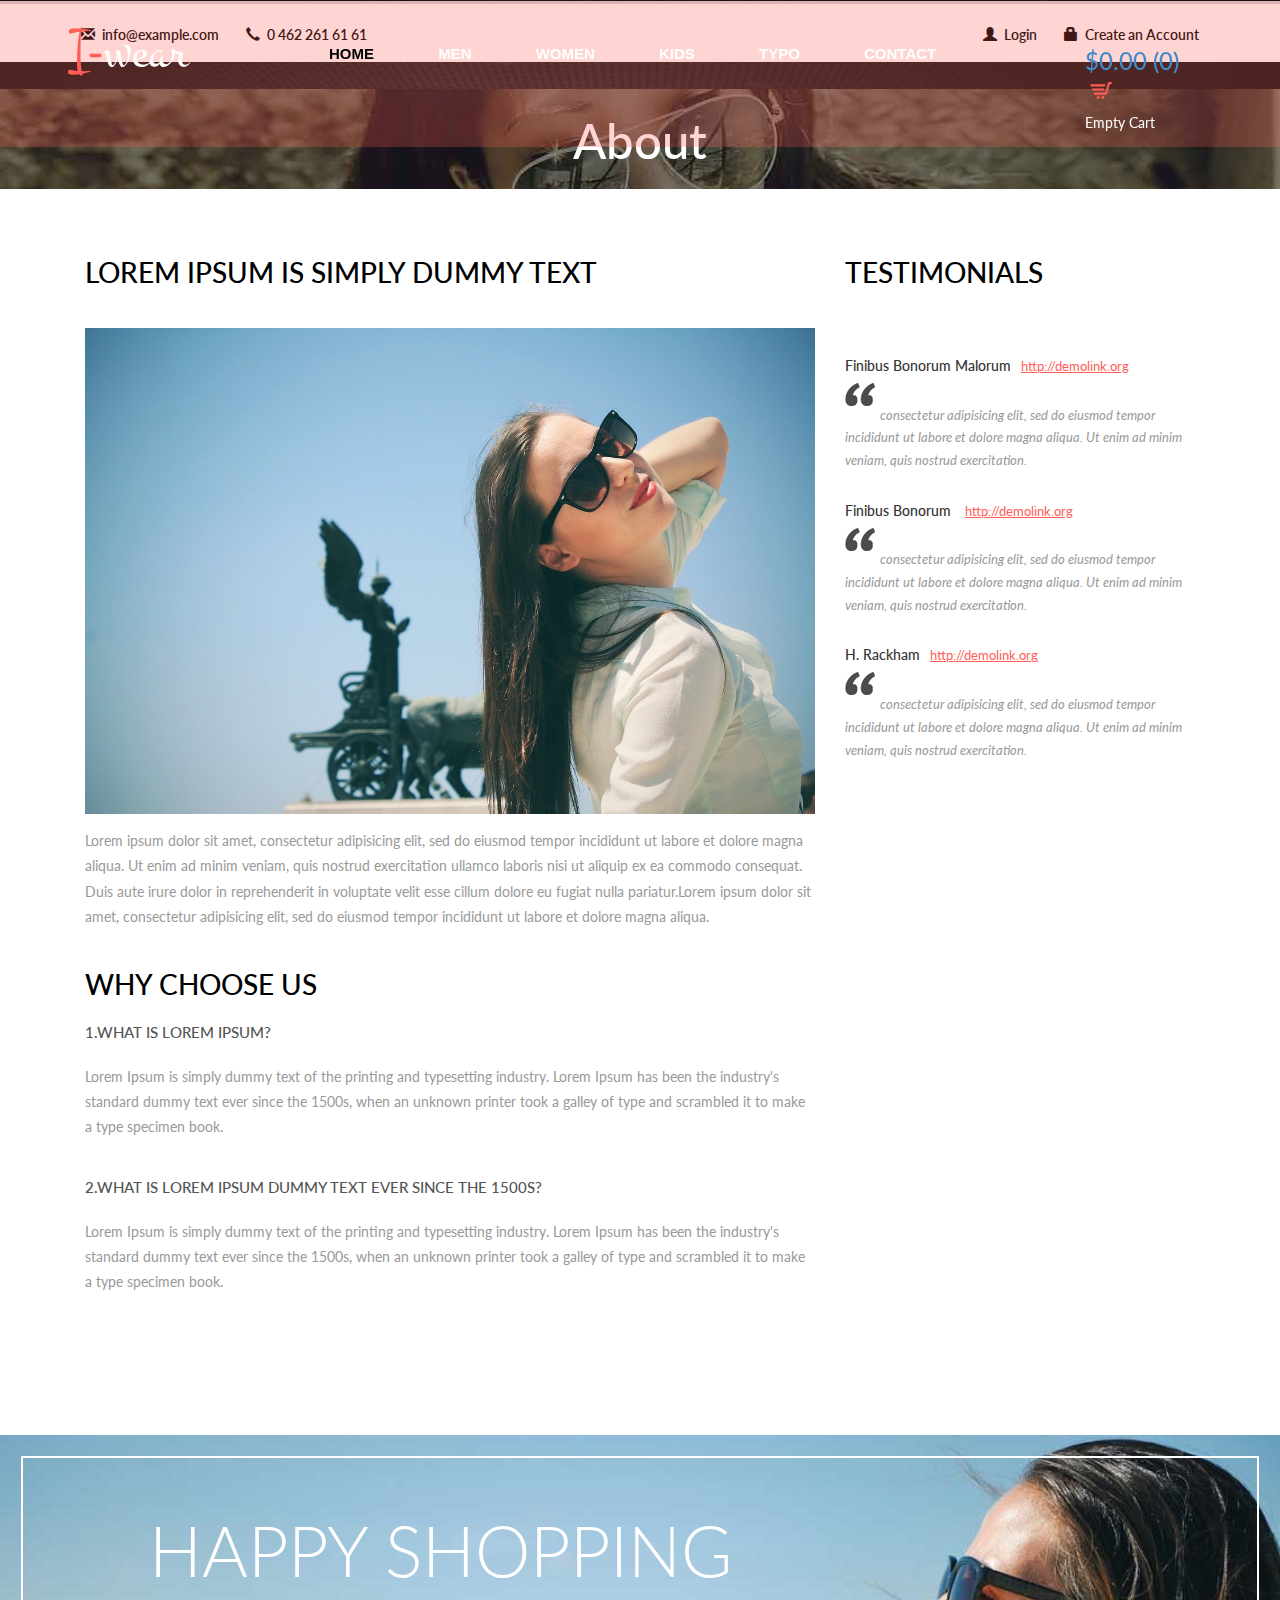
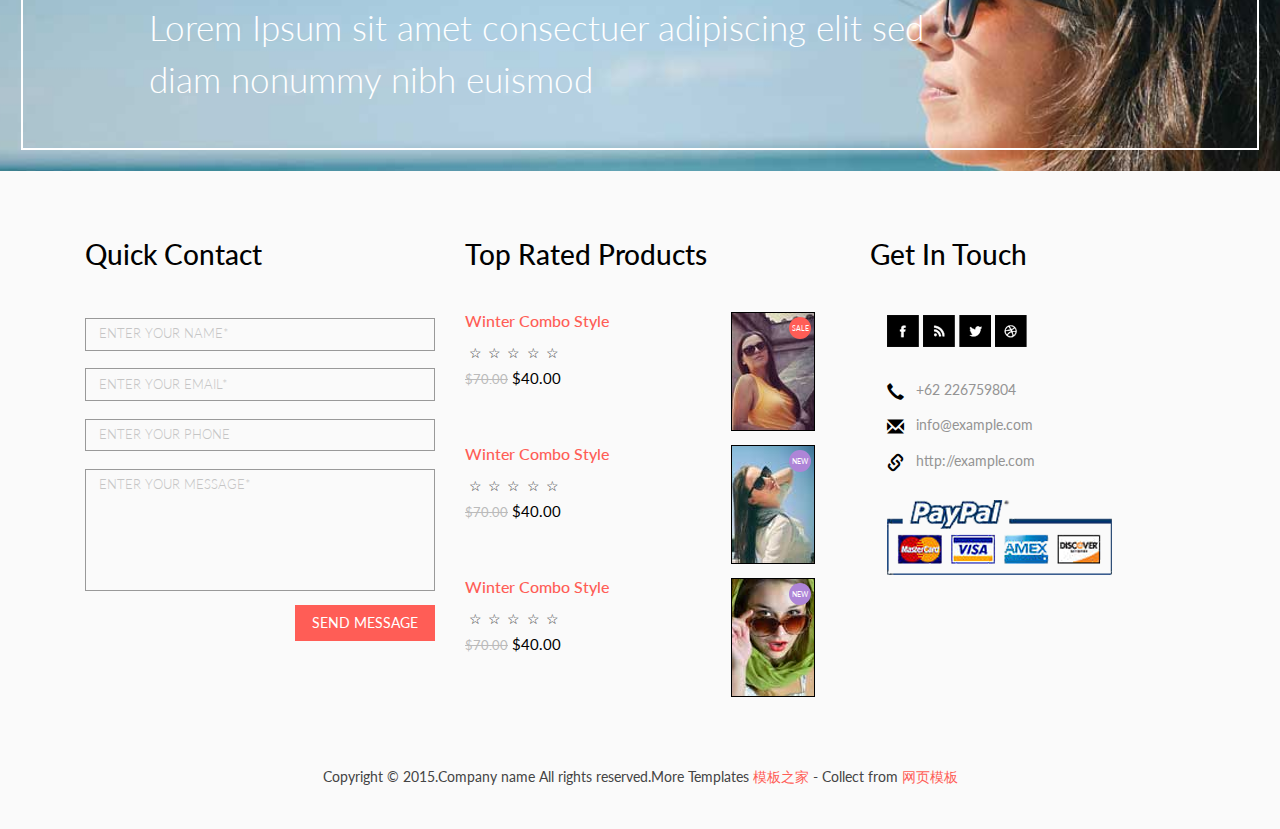
<file: about.html>
<!DOCTYPE html>
<html>
<head>
<title>About</title>
<link href="css/bootstrap.css" rel="stylesheet" type="text/css" media="all" />
<!-- jQuery (necessary for Bootstrap's JavaScript plugins) -->
<script src="js/jquery.min.js"></script>
<!-- Custom Theme files -->
<!--theme-style-->
<link href="css/style.css" rel="stylesheet" type="text/css" media="all" />	
<!--//theme-style-->
<meta name="viewport" content="width=device-width, initial-scale=1">
<meta http-equiv="Content-Type" content="text/html; charset=utf-8" />
<meta name="keywords" content="I-wear Responsive web template, Bootstrap Web Templates, Flat Web Templates, Andriod Compatible web template, 
Smartphone Compatible web template, free webdesigns for Nokia, Samsung, LG, SonyErricsson, Motorola web design" />
<script type="application/x-javascript"> addEventListener("load", function() { setTimeout(hideURLbar, 0); }, false); function hideURLbar(){ window.scrollTo(0,1); } </script>
<script type="text/javascript" src="js/move-top.js"></script>
<script type="text/javascript" src="js/easing.js"></script>
<!--fonts-->
<link href='http://fonts.useso.com/css?family=Lato:100,300,400,700,900' rel='stylesheet' type='text/css'>
<link href='http://fonts.useso.com/css?family=Montez' rel='stylesheet' type='text/css'>
<!--//fonts-->	
<script src="js/simpleCart.min.js"> </script>
<!-- start menu -->
<link href="css/memenu.css" rel="stylesheet" type="text/css" media="all" />
<script type="text/javascript" src="js/memenu.js"></script>
<script>$(document).ready(function(){$(".memenu").memenu();});</script>	
<!-- /start menu -->
		  		 <!-- Bootstrap core JavaScript
    ================================================== -->
    <!-- Placed at the end of the document so the pages load faster -->
	<!-- js -->
		 <script src="js/bootstrap.js"></script>
	<!-- js -->

</head>
<body> 
	
<!--header-->	
		<div class="header-info">
			<div class="container">
					<div class="header-top-in">
						
						<ul class="support">
							<li><a href="mailto:info@example.com"><i class="glyphicon glyphicon-envelope"> </i>info@example.com</a></li>
							<li><span><i class="glyphicon glyphicon-earphone" class="tele-in"> </i>0 462 261 61 61</span></li>			
						</ul>
						<ul class=" support-right">
							<li><a href="account.html"><i class="glyphicon glyphicon-user" class="men"> </i>Login</a></li>
							<li><a href="register.html"><i class="glyphicon glyphicon-lock" class="tele"> </i>Create an Account</a></li>			
						</ul>
						<div class="clearfix"> </div>
					</div>
				</div>
			</div>	
<div class="header header5">
	<div class="header-top">

			<div class="header-bottom">
			<div class="container">			
				<div class="logo">
					<h1><a href="index.html">I-<span>wear</span></a></h1>
				</div>
				
				
				
		 
			<div class="top-nav">
				<ul class="memenu skyblue"><li class="active"><a href="index.html">Home</a></li>
					<li class="grid"><a href="#">Men</a>
						<div class="mepanel">
							<div class="row">
								<div class="col1 me-one">
									<h4>Shop</h4>
									<ul>
										<li><a href="about.html">About</a></li>
										<li><a href="product.html">Men</a></li>
										<li><a href="product.html">Women</a></li>
										<li><a href="product.html">Accessories</a></li>
										<li><a href="product.html">Kids</a></li>
										<li><a href="product.html">login</a></li>
										<li><a href="product.html">Brands</a></li>
										<li><a href="product.html">My Shopping Bag</a></li>
									</ul>
								</div>
								<div class="col1 me-one">
									<h4>Style Zone</h4>
									<ul>
										<li><a href="product.html">Men</a></li>
										<li><a href="product.html">Women</a></li>
										<li><a href="product.html">Brands</a></li>
										<li><a href="product.html">Kids</a></li>
										<li><a href="product.html">Accessories</a></li>
										<li><a href="product.html">Style Videos</a></li>
									</ul>	
								</div>
								<div class="col1 me-one">
									<h4>Popular Brands</h4>
									<ul>
										<li><a href="product.html">Levis</a></li>
										<li><a href="product.html">Persol</a></li>
										<li><a href="product.html">Nike</a></li>
										<li><a href="product.html">Edwin</a></li>
										<li><a href="product.html">New Balance</a></li>
										<li><a href="product.html">Jack & Jones</a></li>
										<li><a href="product.html">Paul Smith</a></li>
										<li><a href="product.html">Ray-Ban</a></li>
										<li><a href="product.html">Wood Wood</a></li>
									</ul>	
								</div>
							</div>
						</div>
					</li>
					<li class="grid"><a href="#">Women</a>
						<div class="mepanel">
							<div class="row">
								<div class="col1 me-one">
									<h4>Shop</h4>
									<ul>
										<li><a href="about.html">About</a></li>
										<li><a href="product.html">Men</a></li>
										<li><a href="product.html">Women</a></li>
										<li><a href="product.html">Accessories</a></li>
										<li><a href="product.html">Kids</a></li>
										<li><a href="product.html">login</a></li>
										<li><a href="product.html">Brands</a></li>
										<li><a href="product.html">My Shopping Bag</a></li>
									</ul>
								</div>
								<div class="col1 me-one">
									<h4>Style Zone</h4>
									<ul>
										<li><a href="product.html">Men</a></li>
										<li><a href="product.html">Women</a></li>
										<li><a href="product.html">Brands</a></li>
										<li><a href="product.html">Kids</a></li>
										<li><a href="product.html">Accessories</a></li>
										<li><a href="product.html">Style Videos</a></li>
									</ul>	
								</div>
								<div class="col1 me-one">
									<h4>Popular Brands</h4>
									<ul>
										<li><a href="product.html">Levis</a></li>
										<li><a href="product.html">Persol</a></li>
										<li><a href="product.html">Nike</a></li>
										<li><a href="product.html">Edwin</a></li>
										<li><a href="product.html">New Balance</a></li>
										<li><a href="product.html">Jack & Jones</a></li>
										<li><a href="product.html">Paul Smith</a></li>
										<li><a href="product.html">Ray-Ban</a></li>
										<li><a href="product.html">Wood Wood</a></li>
									</ul>	
								</div>
							</div>
						</div>
					</li>
					<li class="grid"><a href="#">Kids</a>
						<div class="mepanel">
							<div class="row">
								<div class="col1 me-one">
									<h4>Shop</h4>
									<ul>
										<li><a href="about.html">About</a></li>
										<li><a href="product.html">Men</a></li>
										<li><a href="product.html">Women</a></li>
										<li><a href="product.html">Accessories</a></li>
										<li><a href="product.html">Kids</a></li>
										<li><a href="product.html">login</a></li>
										<li><a href="product.html">Brands</a></li>
										<li><a href="product.html">My Shopping Bag</a></li>
									</ul>
								</div>
								<div class="col1 me-one">
									<h4>Style Zone</h4>
									<ul>
										<li><a href="product.html">Men</a></li>
										<li><a href="product.html">Women</a></li>
										<li><a href="product.html">Brands</a></li>
										<li><a href="product.html">Kids</a></li>
										<li><a href="product.html">Accessories</a></li>
										<li><a href="product.html">Style Videos</a></li>
									</ul>	
								</div>
								<div class="col1 me-one">
									<h4>Popular Brands</h4>
									<ul>
										<li><a href="product.html">Levis</a></li>
										<li><a href="product.html">Persol</a></li>
										<li><a href="product.html">Nike</a></li>
										<li><a href="product.html">Edwin</a></li>
										<li><a href="product.html">New Balance</a></li>
										<li><a href="product.html">Jack & Jones</a></li>
										<li><a href="product.html">Paul Smith</a></li>
										<li><a href="product.html">Ray-Ban</a></li>
										<li><a href="product.html">Wood Wood</a></li>
									</ul>	
								</div>
							</div>
						</div>
					</li>
					<li class="grid"><a href="typography.html">Typo</a>
						
					</li>
					<li class="grid"><a href="contact.html">Contact</a>
						
					</li>
				</ul>
				<div class="clearfix"> </div>
			</div>
					<!---->
					<div class="cart box_1">
						<a href="checkout.html">
						<h3> <div class="total">
							<span class="simpleCart_total"> </span> (<span id="simpleCart_quantity" class="simpleCart_quantity"> </span>)</div>
							<img src="images/cart2-2.png" alt=""/></h3>
						</a>
						<p><a href="javascript:;" class="simpleCart_empty">Empty Cart</a></p>
						<div class="clearfix"> </div>
					</div>

<div class="clearfix"> </div>
					<!---->
				</div>
				
			</div>
			<div class="clearfix"> </div>
		</div>
		</div>
</div>
<!---->
<!---->
<div class="back">
	<h2>About</h2>
</div>
		<!---->
		<div class="container"> 
	  <div class="box_4">
	  	<div class="col-md-8 about_left">
	  		<h3>Lorem Ipsum is simply dummy text </h3>
	        <img src="images/banner.jpg" class="img-responsive" alt="">
		    <p>Lorem ipsum dolor sit amet, consectetur adipisicing elit, sed do eiusmod tempor incididunt ut labore et dolore magna aliqua. Ut enim ad minim veniam, quis nostrud exercitation ullamco laboris nisi ut aliquip ex ea commodo consequat. Duis aute irure dolor in reprehenderit in voluptate velit esse cillum dolore eu fugiat nulla pariatur.Lorem ipsum dolor sit amet, consectetur adipisicing elit, sed do eiusmod tempor incididunt ut labore et dolore magna aliqua.</p>
	       <div class="faqs">
				       <h4>Why Choose Us</h4>
				       <div class="questions">
							<h5>1.What is Lorem Ipsum?</h5>
	        				<p>Lorem Ipsum is simply dummy text of the printing and typesetting industry. Lorem Ipsum has been the industry's standard dummy text ever since the 1500s, when an unknown printer took a galley of type and scrambled it to make a type specimen book.</p>
	        		   </div>
	        		   
			        		   <div class="questions">
									<h5>2.What is Lorem Ipsum dummy text ever since the 1500s?</h5>
			        				<p>Lorem Ipsum is simply dummy text of the printing and typesetting industry. Lorem Ipsum has been the industry's standard dummy text ever since the 1500s, when an unknown printer took a galley of type and scrambled it to make a type specimen book.</p>
			        			</div>				    
				   </div>  	
	  	</div>
	  	<div class="col-md-4 sidebar">
	  		      <h3>Testimonials</h3>
		  			    <div class="testimonials">
		  					 <h5>Finibus Bonorum Malorum<span><a href="#">http://demolink.org</a></span></h5>
		  					 <p><span class="quotes"></span>consectetur adipisicing elit, sed do eiusmod tempor incididunt ut labore et dolore magna aliqua. Ut enim ad minim veniam, quis nostrud exercitation.<span class="quotes-down"></span></p>
		  				</div>	
		  				<div class="testimonials">
		  					 <h5>Finibus Bonorum <span><a href="#">http://demolink.org</a></span></h5>
		  					 <p><span class="quotes"></span>consectetur adipisicing elit, sed do eiusmod tempor incididunt ut labore et dolore magna aliqua. Ut enim ad minim veniam, quis nostrud exercitation.<span class="quotes-down"></span></p>
		  				</div>
		  				<div class="testimonials">
		  					 <h5>H. Rackham<span><a href="#">http://demolink.org</a></span></h5>
		  					 <p><span class="quotes"></span>consectetur adipisicing elit, sed do eiusmod tempor incididunt ut labore et dolore magna aliqua. Ut enim ad minim veniam, quis nostrud exercitation.<span class="quotes-down"></span></p>
		  				</div>
		  			
	  	</div>
	  	<div class="clearfix"> </div>
	  </div>
  
          	</div>
      
			<!---->
				<div class="bottom-grid1">
					
					<div class="fit1">
						<h3>HAPPY SHOPPING</h3>
						<p>Lorem Ipsum sit amet consectuer adipiscing elit
sed diam nonummy nibh euismod</p>
					</div>
				</div>
<!---->
	<div class="footer">
		<div class="container">
			<div class="col-md-4 footer-top">
				<h3>Quick Contact</h3>
				<form>
						
						<input type="text" value="ENTER YOUR NAME*" onfocus="this.value='';" onblur="if (this.value == '') {this.value ='ENTER YOUR NAME*';}">
						
						<input type="text" value="ENTER YOUR EMAIL*" onfocus="this.value='';" onblur="if (this.value == '') {this.value ='ENTER YOUR EMAIL*';}">
						
						<input type="text" value="ENTER YOUR PHONE" onfocus="this.value='';" onblur="if (this.value == '') {this.value ='ENTER YOUR PHONE';}">
					
						<textarea cols="77" rows="6" value="" onfocus="this.value='';" onblur="if (this.value == '') {this.value = 'ENTER YOUR MESSAGE*';}">ENTER YOUR MESSAGE*</textarea>
						
							<input type="submit" value="SEND MESSAGE" >
						
					</form>

			</div>
			<div class="col-md-4 footer-middle">
				<h3>Top Rated Products</h3>
					<div class="product-go">
							<div class="grid-product">
								<h6><a href="#" >Winter Combo Style</a></h6>
								<div class="rating">
									<span>☆</span>
									<span>☆</span>
									<span>☆</span>
									<span>☆</span>
									<span>☆</span>
								</div>
								<span class=" price-in"><small>$70.00</small> $40.00</span>
							</div>
								<div class="fashion">
									<a href="#"><img class="img-responsive " src="images/f1.jpg" alt="">
									<p>SALE</p></a>
								</div>
							<div class="clearfix"> </div>
							</div>
								<div class="product-go">
							<div class="grid-product">
								<h6><a href="#" >Winter Combo Style</a></h6>
								<div class="rating">
									<span>☆</span>
									<span>☆</span>
									<span>☆</span>
									<span>☆</span>
									<span>☆</span>
								</div>
								<span class=" price-in"><small>$70.00</small> $40.00</span>
							</div>
								<div class="fashion">
									<a href="#"><img class="img-responsive " src="images/f2.jpg" alt="">
									<p class="new1">NEW</p></a>
								</div>
							<div class="clearfix"> </div>
							</div>
								<div class="product-go">
							<div class="grid-product">
								<h6><a href="#" >Winter Combo Style</a></h6>
								<div class="rating">
									<span>☆</span>
									<span>☆</span>
									<span>☆</span>
									<span>☆</span>
									<span>☆</span>
								</div>
								<span class=" price-in"><small>$70.00</small> $40.00</span>
							</div>
								<div class="fashion">
									<a href="#"><img class="img-responsive " src="images/f3.jpg" alt="">
									<p class="new1">NEW</p></a>
								</div>
							<div class="clearfix"> </div>
							</div>

			</div>
			<div class="col-md-4 footer-bottom">
				<h3>Get In Touch</h3>
				<div class="logo-footer">
					<ul class="social">
		                    <li><a href="#"><i class="fb"> </i> </a></li>
		                    <li><a href="#"><i class="rss"></i></a></li>
		                    <li><a href="#"><i class="twitter"></i></a></li>
		                    <li><a href="#"><i class="dribble"></i></a></li>
		                    <div class="clearfix"></div>
		                </ul>
					<div class="clearfix"> </div>
				</div>
				<div class="indo">
					<ul class="social-footer ">
						<li><span><i class="glyphicon glyphicon-earphone"> </i>+62 226759804 </span></li>
						<li><a href="mailto:info@example.com"><i class="glyphicon glyphicon-envelope" class="mes"> </i>info@example.com</a></li>
						<li><a href="#"><i class="glyphicon glyphicon-link" class="mes-in"> </i>http://example.com</a></li>
					</ul>
					<a href="#"><img src="images/pa.png" alt=""></a>
					</div>
			</div>
			<div class="clearfix"> </div>
			<p class="footer-class">Copyright &copy; 2015.Company name All rights reserved.More Templates <a href="http://www.cssmoban.com/" target="_blank" title="模板之家">模板之家</a> - Collect from <a href="http://www.cssmoban.com/" title="网页模板" target="_blank">网页模板</a></p>
		</div>
	</div>
				 <!---->
<script type="text/javascript">
		$(document).ready(function() {
				/*
				var defaults = {
				containerID: 'toTop', // fading element id
				containerHoverID: 'toTopHover', // fading element hover id
				scrollSpeed: 1200,
				easingType: 'linear' 
				};
				*/
		$().UItoTop({ easingType: 'easeOutQuart' });
});
</script>
<a href="#to-top" id="toTop" style="display: block;"> <span id="toTopHover" style="opacity: 1;"> </span></a>
<!----> 
<!---->
</body>
</html>
</file>
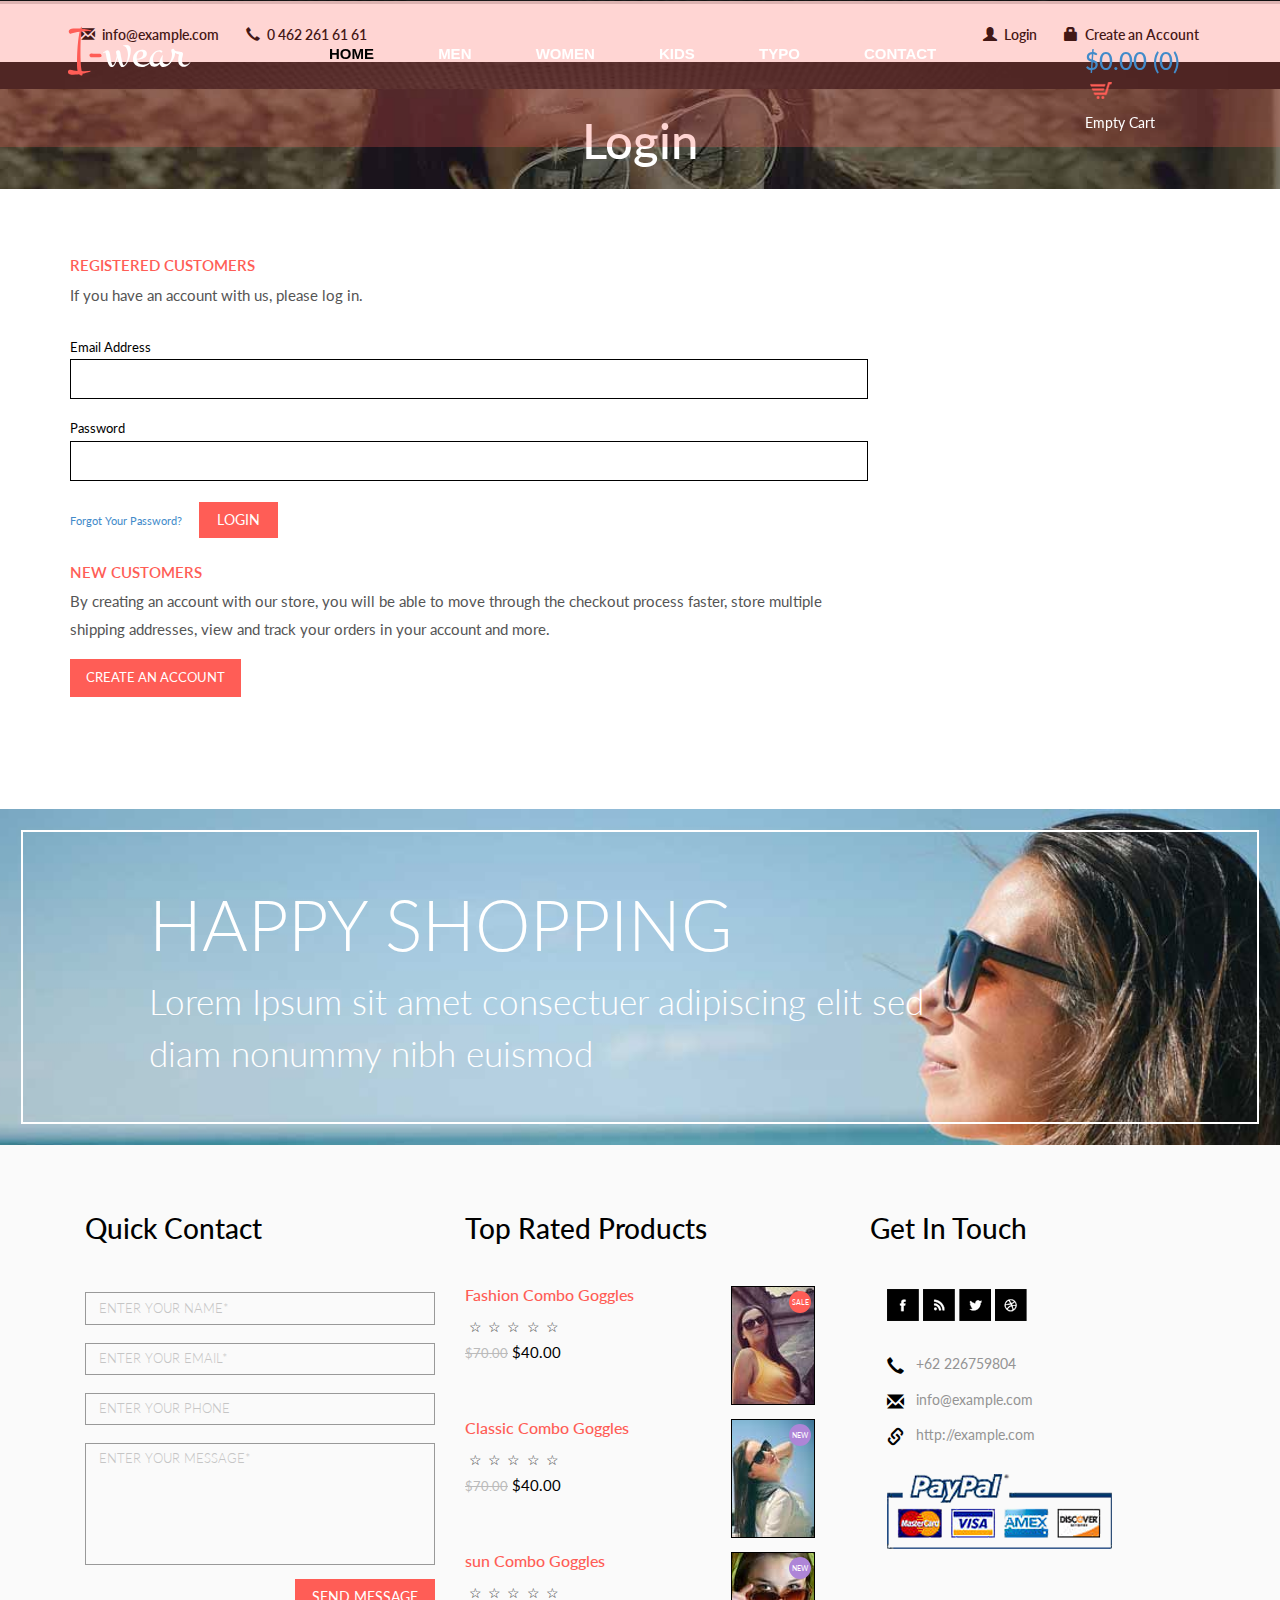
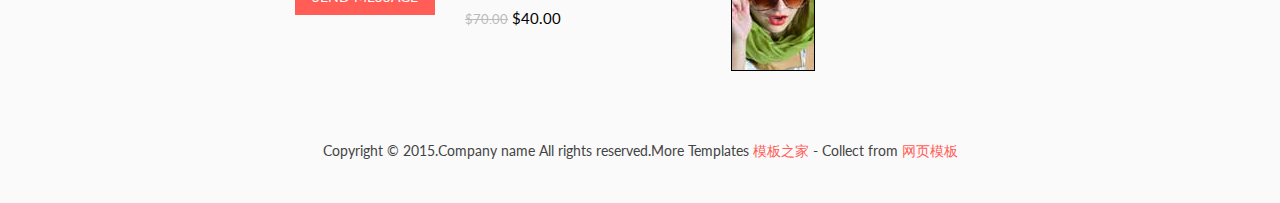
<file: account.html>
<!DOCTYPE html>
<html>
<head>
<title>Account</title>
<link href="css/bootstrap.css" rel="stylesheet" type="text/css" media="all" />
<!-- jQuery (necessary for Bootstrap's JavaScript plugins) -->
<script src="js/jquery.min.js"></script>
<!-- Custom Theme files -->
<!--theme-style-->
<link href="css/style.css" rel="stylesheet" type="text/css" media="all" />	
<!--//theme-style-->
<meta name="viewport" content="width=device-width, initial-scale=1">
<meta http-equiv="Content-Type" content="text/html; charset=utf-8" />
<meta name="keywords" content="I-wear Responsive web template, Bootstrap Web Templates, Flat Web Templates, Andriod Compatible web template, 
Smartphone Compatible web template, free webdesigns for Nokia, Samsung, LG, SonyErricsson, Motorola web design" />
<script type="application/x-javascript"> addEventListener("load", function() { setTimeout(hideURLbar, 0); }, false); function hideURLbar(){ window.scrollTo(0,1); } </script>
<script type="text/javascript" src="js/move-top.js"></script>
<script type="text/javascript" src="js/easing.js"></script>
<!--fonts-->
<link href='http://fonts.useso.com/css?family=Lato:100,300,400,700,900' rel='stylesheet' type='text/css'>
<link href='http://fonts.useso.com/css?family=Montez' rel='stylesheet' type='text/css'>
<!--//fonts-->
<!-- start menu -->
<!--//slider-script-->
<script src="js/easyResponsiveTabs.js" type="text/javascript"></script>
		    <script type="text/javascript">
			    $(document).ready(function () {
			        $('#horizontalTab').easyResponsiveTabs({
			            type: 'default', //Types: default, vertical, accordion           
			            width: 'auto', //auto or any width like 600px
			            fit: true   // 100% fit in a container
			        });
			    });
				
</script>	
		  		 <!-- Bootstrap core JavaScript
    ================================================== -->
    <!-- Placed at the end of the document so the pages load faster -->
	<!-- js -->
		 <script src="js/bootstrap.js"></script>
	<!-- js -->
<script src="js/simpleCart.min.js"> </script>
<!-- start menu -->
<link href="css/memenu.css" rel="stylesheet" type="text/css" media="all" />
<script type="text/javascript" src="js/memenu.js"></script>
<script>$(document).ready(function(){$(".memenu").memenu();});</script>	
<!-- /start menu -->
</head>
<body> 
<!--header-->	
		<div class="header-info">
			<div class="container">
					<div class="header-top-in">
						
						<ul class="support">
							<li><a href="mailto:info@example.com"><i class="glyphicon glyphicon-envelope"> </i>info@example.com</a></li>
							<li><span><i class="glyphicon glyphicon-earphone" class="tele-in"> </i>0 462 261 61 61</span></li>			
						</ul>
						<ul class=" support-right">
							<li><a href="account.html"><i class="glyphicon glyphicon-user" class="men"> </i>Login</a></li>
							<li><a href="register.html"><i class="glyphicon glyphicon-lock" class="tele"> </i>Create an Account</a></li>			
						</ul>
						<div class="clearfix"> </div>
					</div>
				</div>
			</div>	
<div class="header header5">
	<div class="header-top">

			<div class="header-bottom">
			<div class="container">			
				<div class="logo">
					<h1><a href="index.html">I-<span>wear</span></a></h1>
				</div>
		 <!---->
		 
			<div class="top-nav">
				<ul class="memenu skyblue"><li class="active"><a href="index.html">Home</a></li>
					<li class="grid"><a href="#">Men</a>
						<div class="mepanel">
							<div class="row">
								<div class="col1 me-one">
									<h4>Shop</h4>
									<ul>
										<li><a href="about.html">About</a></li>
										<li><a href="product.html">Men</a></li>
										<li><a href="product.html">Women</a></li>
										<li><a href="product.html">Accessories</a></li>
										<li><a href="product.html">Kids</a></li>
										<li><a href="product.html">login</a></li>
										<li><a href="product.html">Brands</a></li>
										<li><a href="product.html">My Shopping Bag</a></li>
									</ul>
								</div>
								<div class="col1 me-one">
									<h4>Style Zone</h4>
									<ul>
										<li><a href="product.html">Men</a></li>
										<li><a href="product.html">Women</a></li>
										<li><a href="product.html">Brands</a></li>
										<li><a href="product.html">Kids</a></li>
										<li><a href="product.html">Accessories</a></li>
										<li><a href="product.html">Style Videos</a></li>
									</ul>	
								</div>
								<div class="col1 me-one">
									<h4>Popular Brands</h4>
									<ul>
										<li><a href="product.html">Levis</a></li>
										<li><a href="product.html">Persol</a></li>
										<li><a href="product.html">Nike</a></li>
										<li><a href="product.html">Edwin</a></li>
										<li><a href="product.html">New Balance</a></li>
										<li><a href="product.html">Jack & Jones</a></li>
										<li><a href="product.html">Paul Smith</a></li>
										<li><a href="product.html">Ray-Ban</a></li>
										<li><a href="product.html">Wood Wood</a></li>
									</ul>	
								</div>
							</div>
						</div>
					</li>
					<li class="grid"><a href="#">Women</a>
						<div class="mepanel">
							<div class="row">
								<div class="col1 me-one">
									<h4>Shop</h4>
									<ul>
										<li><a href="about.html">About</a></li>
										<li><a href="product.html">Men</a></li>
										<li><a href="product.html">Women</a></li>
										<li><a href="product.html">Accessories</a></li>
										<li><a href="product.html">Kids</a></li>
										<li><a href="product.html">login</a></li>
										<li><a href="product.html">Brands</a></li>
										<li><a href="product.html">My Shopping Bag</a></li>
									</ul>
								</div>
								<div class="col1 me-one">
									<h4>Style Zone</h4>
									<ul>
										<li><a href="product.html">Men</a></li>
										<li><a href="product.html">Women</a></li>
										<li><a href="product.html">Brands</a></li>
										<li><a href="product.html">Kids</a></li>
										<li><a href="product.html">Accessories</a></li>
										<li><a href="product.html">Style Videos</a></li>
									</ul>	
								</div>
								<div class="col1 me-one">
									<h4>Popular Brands</h4>
									<ul>
										<li><a href="product.html">Levis</a></li>
										<li><a href="product.html">Persol</a></li>
										<li><a href="product.html">Nike</a></li>
										<li><a href="product.html">Edwin</a></li>
										<li><a href="product.html">New Balance</a></li>
										<li><a href="product.html">Jack & Jones</a></li>
										<li><a href="product.html">Paul Smith</a></li>
										<li><a href="product.html">Ray-Ban</a></li>
										<li><a href="product.html">Wood Wood</a></li>
									</ul>	
								</div>
							</div>
						</div>
					</li>
					<li class="grid"><a href="#">Kids</a>
						<div class="mepanel">
							<div class="row">
								<div class="col1 me-one">
									<h4>Shop</h4>
									<ul>
										<li><a href="about.html">About</a></li>
										<li><a href="product.html">Men</a></li>
										<li><a href="product.html">Women</a></li>
										<li><a href="product.html">Accessories</a></li>
										<li><a href="product.html">Kids</a></li>
										<li><a href="product.html">login</a></li>
										<li><a href="product.html">Brands</a></li>
										<li><a href="product.html">My Shopping Bag</a></li>
									</ul>
								</div>
								<div class="col1 me-one">
									<h4>Style Zone</h4>
									<ul>
										<li><a href="product.html">Men</a></li>
										<li><a href="product.html">Women</a></li>
										<li><a href="product.html">Brands</a></li>
										<li><a href="product.html">Kids</a></li>
										<li><a href="product.html">Accessories</a></li>
										<li><a href="product.html">Style Videos</a></li>
									</ul>	
								</div>
								<div class="col1 me-one">
									<h4>Popular Brands</h4>
									<ul>
										<li><a href="product.html">Levis</a></li>
										<li><a href="product.html">Persol</a></li>
										<li><a href="product.html">Nike</a></li>
										<li><a href="product.html">Edwin</a></li>
										<li><a href="product.html">New Balance</a></li>
										<li><a href="product.html">Jack & Jones</a></li>
										<li><a href="product.html">Paul Smith</a></li>
										<li><a href="product.html">Ray-Ban</a></li>
										<li><a href="product.html">Wood Wood</a></li>
									</ul>	
								</div>
							</div>
						</div>
					</li>
					<li class="grid"><a href="typography.html">Typo</a>
						
					</li>
					<li class="grid"><a href="contact.html">Contact</a>
						
					</li>
				</ul>
				<div class="clearfix"> </div>
			</div>
					<!---->
					<div class="cart box_1">
						<a href="checkout.html">
						<h3> <div class="total">
							<span class="simpleCart_total"> </span> (<span id="simpleCart_quantity" class="simpleCart_quantity"> </span>)</div>
							<img src="images/cart2-2.png" alt=""/></h3>
						</a>
						<p><a href="javascript:;" class="simpleCart_empty">Empty Cart</a></p>
						<div class="clearfix"> </div>
					</div>

<div class="clearfix"> </div>
					<!---->
				</div>
			<div class="clearfix"> </div>
		</div>
		</div>	
 				<div class="clearfix"> </div>	
			</div>
<!---->
<div class="back">
	<h2>Login</h2>
</div>
		<!---->
		<div class="container">
		<div class="account_grid">
			   <div class=" login-right">
			  	<h3>REGISTERED CUSTOMERS</h3>
				<p>If you have an account with us, please log in.</p>
				<form>
				  <div>
					<span>Email Address</span>
					<input type="text"> 
				  </div>
				  <div>
					<span>Password</span>
					<input type="text"> 
				  </div>
				  <a class="forgot" href="#">Forgot Your Password?</a>
				  <input type="submit" value="Login">
			    </form>
			   </div>	
			    <div class=" login-left">
			  	 <h3>NEW CUSTOMERS</h3>
				 <p>By creating an account with our store, you will be able to move through the checkout process faster, store multiple shipping addresses, view and track your orders in your account and more.</p>
				 <a class="acount-btn" href="register.html">Create an Account</a>
			   </div>
			
			 </div>
		
			</div>
			<!---->
				<div class="bottom-grid1">
					
					<div class="fit1">
						<h3>HAPPY SHOPPING</h3>
						<p>Lorem Ipsum sit amet consectuer adipiscing elit
sed diam nonummy nibh euismod</p>
					</div>
				</div>
<!---->
	<!---->
	<div class="footer">
		<div class="container">
			<div class="col-md-4 footer-top">
				<h3>Quick Contact</h3>
				<form>
						
						<input type="text" value="ENTER YOUR NAME*" onfocus="this.value='';" onblur="if (this.value == '') {this.value ='ENTER YOUR NAME*';}">
						
						<input type="text" value="ENTER YOUR EMAIL*" onfocus="this.value='';" onblur="if (this.value == '') {this.value ='ENTER YOUR EMAIL*';}">
						
						<input type="text" value="ENTER YOUR PHONE" onfocus="this.value='';" onblur="if (this.value == '') {this.value ='ENTER YOUR PHONE';}">
					
						<textarea cols="77" rows="6" value="" onfocus="this.value='';" onblur="if (this.value == '') {this.value = 'ENTER YOUR MESSAGE*';}">ENTER YOUR MESSAGE*</textarea>
						
							<input type="submit" value="SEND MESSAGE" >
						
					</form>

			</div>
			<div class="col-md-4 footer-middle">
				<h3>Top Rated Products</h3>
					<div class="product-go">
							<div class="grid-product">
								<h6><a href="#" >Fashion Combo Goggles</a></h6>
								<div class="rating">
									<span>☆</span>
									<span>☆</span>
									<span>☆</span>
									<span>☆</span>
									<span>☆</span>
								</div>
								<span class=" price-in"><small>$70.00</small> $40.00</span>
							</div>
								<div class="fashion">
									<a href="#"><img class="img-responsive " src="images/f1.jpg" alt="">
									<p>SALE</p></a>
								</div>
							<div class="clearfix"> </div>
							</div>
								<div class="product-go">
							<div class="grid-product">
								<h6><a href="#" >Classic Combo Goggles</a></h6>
								<div class="rating">
									<span>☆</span>
									<span>☆</span>
									<span>☆</span>
									<span>☆</span>
									<span>☆</span>
								</div>
								<span class=" price-in"><small>$70.00</small> $40.00</span>
							</div>
								<div class="fashion">
									<a href="#"><img class="img-responsive " src="images/f2.jpg" alt="">
									<p class="new1">NEW</p></a>
								</div>
							<div class="clearfix"> </div>
							</div>
								<div class="product-go">
							<div class="grid-product">
								<h6><a href="#" >sun Combo Goggles</a></h6>
								<div class="rating">
									<span>☆</span>
									<span>☆</span>
									<span>☆</span>
									<span>☆</span>
									<span>☆</span>
								</div>
								<span class=" price-in"><small>$70.00</small> $40.00</span>
							</div>
								<div class="fashion">
									<a href="#"><img class="img-responsive " src="images/f3.jpg" alt="">
									<p class="new1">NEW</p></a>
								</div>
							<div class="clearfix"> </div>
							</div>

			</div>
			<div class="col-md-4 footer-bottom">
				<h3>Get In Touch</h3>
				<div class="logo-footer">
					<ul class="social">
		                    <li><a href="#"><i class="fb"> </i> </a></li>
		                    <li><a href="#"><i class="rss"></i></a></li>
		                    <li><a href="#"><i class="twitter"></i></a></li>
		                    <li><a href="#"><i class="dribble"></i></a></li>
		                    <div class="clearfix"></div>
		                </ul>
					<div class="clearfix"> </div>
				</div>
				<div class="indo">
					<ul class="social-footer ">
						<li><span><i class="glyphicon glyphicon-earphone"> </i>+62 226759804 </span></li>
						<li><a href="mailto:info@example.com"><i class="glyphicon glyphicon-envelope" class="mes"> </i>info@example.com</a></li>
						<li><a href="#"><i class="glyphicon glyphicon-link" class="mes-in"> </i>http://example.com</a></li>
					</ul>
					<a href="#"><img src="images/pa.png" alt=""></a>
					</div>
			</div>
			<div class="clearfix"> </div>
			<p class="footer-class">Copyright &copy; 2015.Company name All rights reserved.More Templates <a href="http://www.cssmoban.com/" target="_blank" title="模板之家">模板之家</a> - Collect from <a href="http://www.cssmoban.com/" title="网页模板" target="_blank">网页模板</a></p>
		</div>
	</div>
				 <!---->
<script type="text/javascript">
		$(document).ready(function() {
				/*
				var defaults = {
				containerID: 'toTop', // fading element id
				containerHoverID: 'toTopHover', // fading element hover id
				scrollSpeed: 1200,
				easingType: 'linear' 
				};
				*/
		$().UItoTop({ easingType: 'easeOutQuart' });
});
</script>
<a href="#to-top" id="toTop" style="display: block;"> <span id="toTopHover" style="opacity: 1;"> </span></a>
<!----> 
<!---->
</body>
</html>
</file>
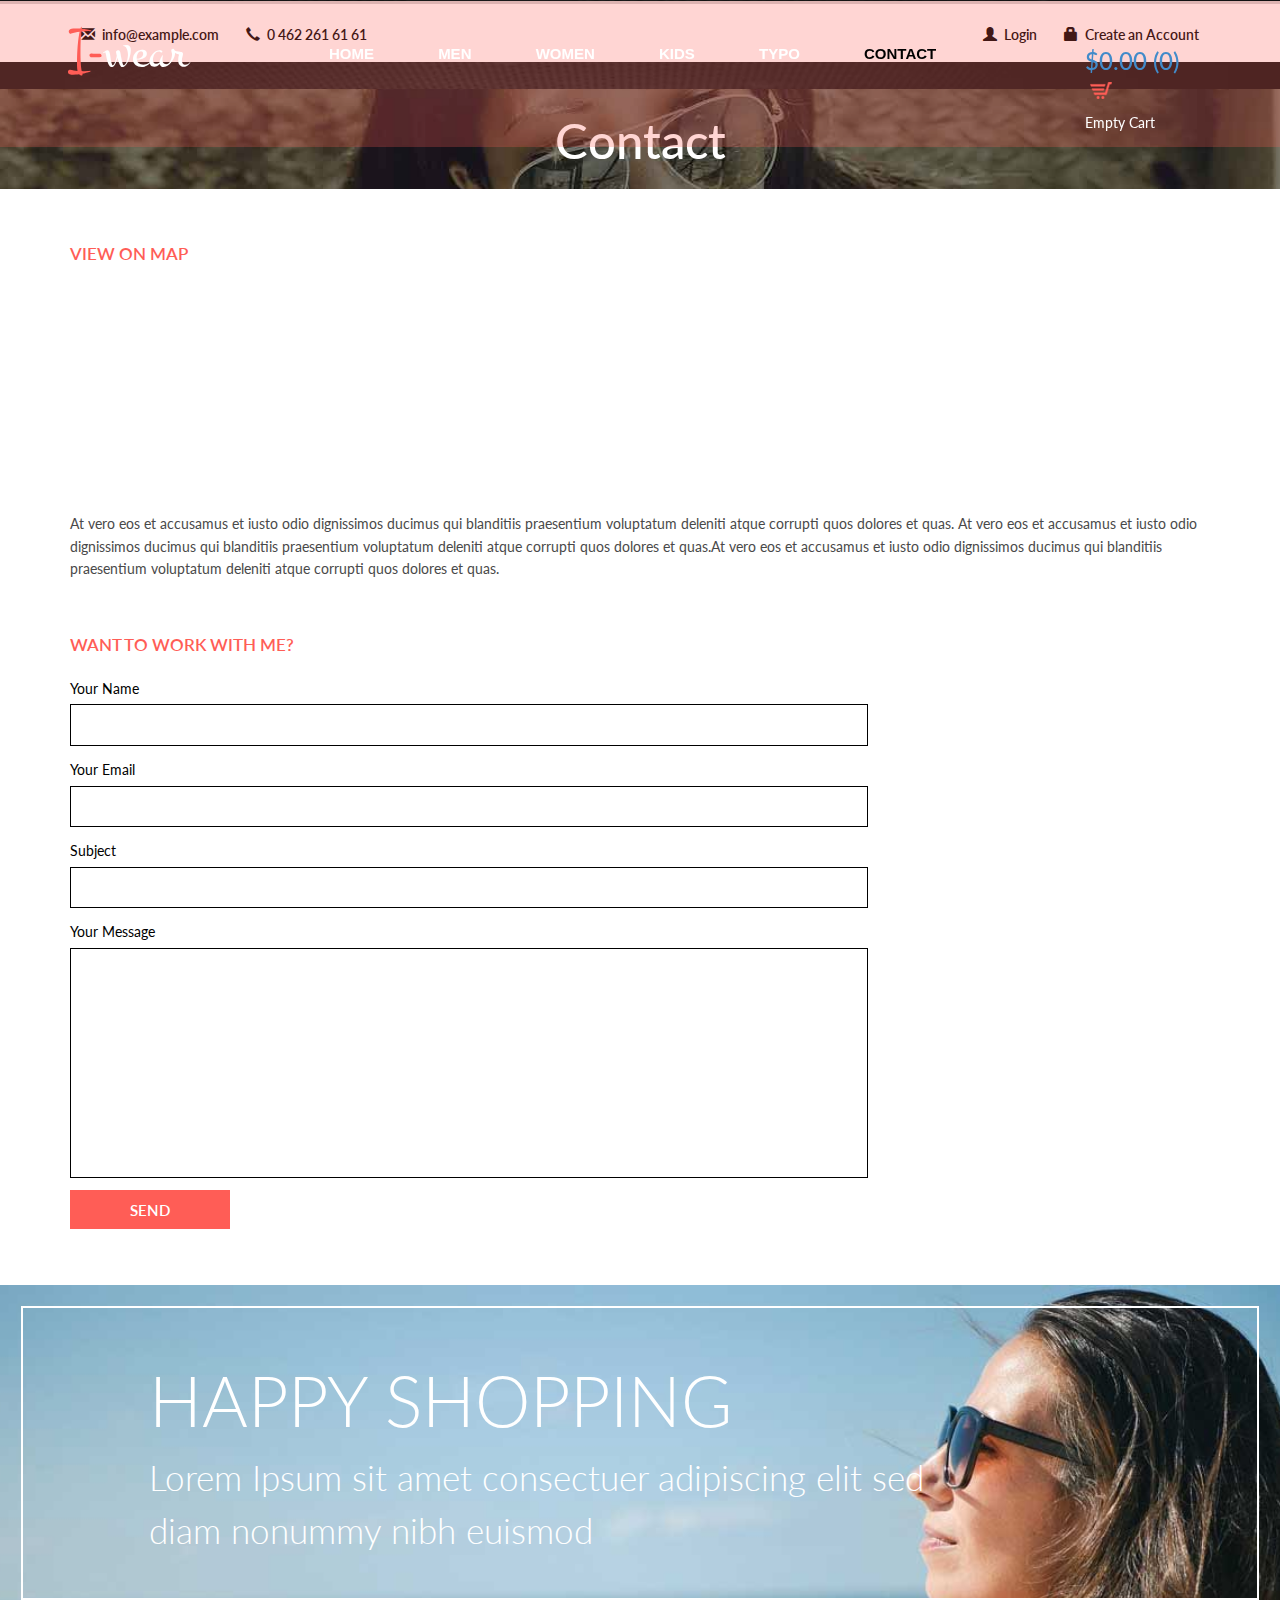
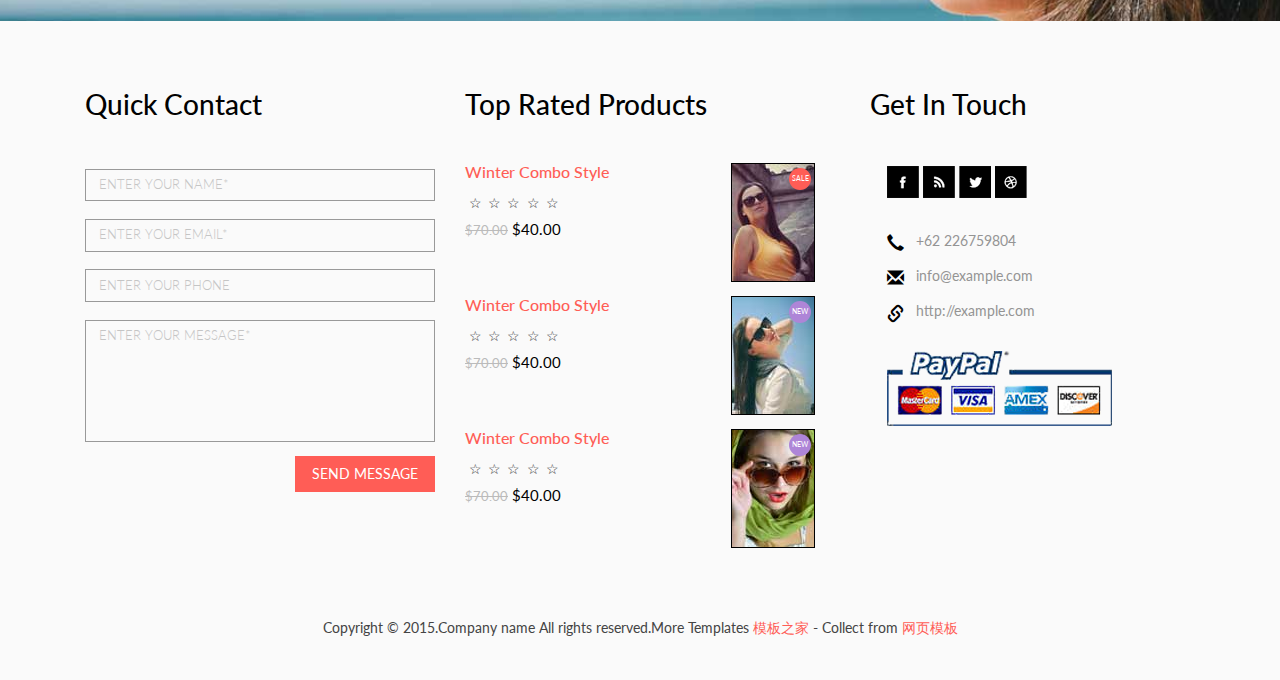
<file: contact.html>
<!DOCTYPE html>
<html>
<head>
<title>Contact</title>
<link href="css/bootstrap.css" rel="stylesheet" type="text/css" media="all" />
<!-- jQuery (necessary for Bootstrap's JavaScript plugins) -->
<script src="js/jquery.min.js"></script>
<!-- Custom Theme files -->
<!--theme-style-->
<link href="css/style.css" rel="stylesheet" type="text/css" media="all" />	
<!--//theme-style-->
<meta name="viewport" content="width=device-width, initial-scale=1">
<meta http-equiv="Content-Type" content="text/html; charset=utf-8" />
<meta name="keywords" content="I-wear Responsive web template, Bootstrap Web Templates, Flat Web Templates, Andriod Compatible web template, 
Smartphone Compatible web template, free webdesigns for Nokia, Samsung, LG, SonyErricsson, Motorola web design" />
<script type="application/x-javascript"> addEventListener("load", function() { setTimeout(hideURLbar, 0); }, false); function hideURLbar(){ window.scrollTo(0,1); } </script>
<script type="text/javascript" src="js/move-top.js"></script>
<script type="text/javascript" src="js/easing.js"></script>
<!--fonts-->
<link href='http://fonts.useso.com/css?family=Lato:100,300,400,700,900' rel='stylesheet' type='text/css'>
<link href='http://fonts.useso.com/css?family=Montez' rel='stylesheet' type='text/css'>
<!--//fonts-->
<script src="js/simpleCart.min.js"> </script>
<!-- start menu -->
<link href="css/memenu.css" rel="stylesheet" type="text/css" media="all" />
<script type="text/javascript" src="js/memenu.js"></script>
<script>$(document).ready(function(){$(".memenu").memenu();});</script>	
<!-- /start menu -->
		  		 <!-- Bootstrap core JavaScript
    ================================================== -->
    <!-- Placed at the end of the document so the pages load faster -->
	<!-- js -->
		 <script src="js/bootstrap.js"></script>
	<!-- js -->
</head>
<body> 
<!--header-->	
		<div class="header-info">
			<div class="container">
					<div class="header-top-in">
						
						<ul class="support">
							<li><a href="mailto:info@example.com"><i class="glyphicon glyphicon-envelope"> </i>info@example.com</a></li>
							<li><span><i class="glyphicon glyphicon-earphone" class="tele-in"> </i>0 462 261 61 61</span></li>			
						</ul>
						<ul class=" support-right">
							<li><a href="account.html"><i class="glyphicon glyphicon-user" class="men"> </i>Login</a></li>
							<li><a href="register.html"><i class="glyphicon glyphicon-lock" class="tele"> </i>Create an Account</a></li>			
						</ul>
						<div class="clearfix"> </div>
					</div>
				</div>
			</div>	
<div class="header header5">
	<div class="header-top">

			<div class="header-bottom">
			<div class="container">			
				<div class="logo">
					<h1><a href="index.html">I-<span>wear</span></a></h1>
				</div>
		 
			<div class="top-nav">
				<ul class="memenu skyblue"><li><a href="index.html">Home</a></li>
					<li class="grid"><a href="#">Men</a>
						<div class="mepanel">
							<div class="row">
								<div class="col1 me-one">
									<h4>Shop</h4>
									<ul>
										<li><a href="about.html">About</a></li>
										<li><a href="product.html">Men</a></li>
										<li><a href="product.html">Women</a></li>
										<li><a href="product.html">Accessories</a></li>
										<li><a href="product.html">Kids</a></li>
										<li><a href="product.html">login</a></li>
										<li><a href="product.html">Brands</a></li>
										<li><a href="product.html">My Shopping Bag</a></li>
									</ul>
								</div>
								<div class="col1 me-one">
									<h4>Style Zone</h4>
									<ul>
										<li><a href="product.html">Men</a></li>
										<li><a href="product.html">Women</a></li>
										<li><a href="product.html">Brands</a></li>
										<li><a href="product.html">Kids</a></li>
										<li><a href="product.html">Accessories</a></li>
										<li><a href="product.html">Style Videos</a></li>
									</ul>	
								</div>
								<div class="col1 me-one">
									<h4>Popular Brands</h4>
									<ul>
										<li><a href="product.html">Levis</a></li>
										<li><a href="product.html">Persol</a></li>
										<li><a href="product.html">Nike</a></li>
										<li><a href="product.html">Edwin</a></li>
										<li><a href="product.html">New Balance</a></li>
										<li><a href="product.html">Jack & Jones</a></li>
										<li><a href="product.html">Paul Smith</a></li>
										<li><a href="product.html">Ray-Ban</a></li>
										<li><a href="product.html">Wood Wood</a></li>
									</ul>	
								</div>
							</div>
						</div>
					</li>
					<li class="grid"><a href="#">Women</a>
						<div class="mepanel">
							<div class="row">
								<div class="col1 me-one">
									<h4>Shop</h4>
									<ul>
										<li><a href="about.html">About</a></li>
										<li><a href="product.html">Men</a></li>
										<li><a href="product.html">Women</a></li>
										<li><a href="product.html">Accessories</a></li>
										<li><a href="product.html">Kids</a></li>
										<li><a href="product.html">login</a></li>
										<li><a href="product.html">Brands</a></li>
										<li><a href="product.html">My Shopping Bag</a></li>
									</ul>
								</div>
								<div class="col1 me-one">
									<h4>Style Zone</h4>
									<ul>
										<li><a href="product.html">Men</a></li>
										<li><a href="product.html">Women</a></li>
										<li><a href="product.html">Brands</a></li>
										<li><a href="product.html">Kids</a></li>
										<li><a href="product.html">Accessories</a></li>
										<li><a href="product.html">Style Videos</a></li>
									</ul>	
								</div>
								<div class="col1 me-one">
									<h4>Popular Brands</h4>
									<ul>
										<li><a href="product.html">Levis</a></li>
										<li><a href="product.html">Persol</a></li>
										<li><a href="product.html">Nike</a></li>
										<li><a href="product.html">Edwin</a></li>
										<li><a href="product.html">New Balance</a></li>
										<li><a href="product.html">Jack & Jones</a></li>
										<li><a href="product.html">Paul Smith</a></li>
										<li><a href="product.html">Ray-Ban</a></li>
										<li><a href="product.html">Wood Wood</a></li>
									</ul>	
								</div>
							</div>
						</div>
					</li>
					<li class="grid"><a href="#">Kids</a>
						<div class="mepanel">
							<div class="row">
								<div class="col1 me-one">
									<h4>Shop</h4>
									<ul>
										<li><a href="about.html">About</a></li>
										<li><a href="product.html">Men</a></li>
										<li><a href="product.html">Women</a></li>
										<li><a href="product.html">Accessories</a></li>
										<li><a href="product.html">Kids</a></li>
										<li><a href="product.html">login</a></li>
										<li><a href="product.html">Brands</a></li>
										<li><a href="product.html">My Shopping Bag</a></li>
									</ul>
								</div>
								<div class="col1 me-one">
									<h4>Style Zone</h4>
									<ul>
										<li><a href="product.html">Men</a></li>
										<li><a href="product.html">Women</a></li>
										<li><a href="product.html">Brands</a></li>
										<li><a href="product.html">Kids</a></li>
										<li><a href="product.html">Accessories</a></li>
										<li><a href="product.html">Style Videos</a></li>
									</ul>	
								</div>
								<div class="col1 me-one">
									<h4>Popular Brands</h4>
									<ul>
										<li><a href="product.html">Levis</a></li>
										<li><a href="product.html">Persol</a></li>
										<li><a href="product.html">Nike</a></li>
										<li><a href="product.html">Edwin</a></li>
										<li><a href="product.html">New Balance</a></li>
										<li><a href="product.html">Jack & Jones</a></li>
										<li><a href="product.html">Paul Smith</a></li>
										<li><a href="product.html">Ray-Ban</a></li>
										<li><a href="product.html">Wood Wood</a></li>
									</ul>	
								</div>
							</div>
						</div>
					</li>
					<li class="grid"><a href="typography.html">Typo</a>
						
					</li>
					<li  class="active" class="grid"><a href="contact.html">Contact</a>
						
					</li>
				</ul>
				<div class="clearfix"> </div>
			</div>
					<!---->
					<div class="cart box_1">
						<a href="checkout.html">
						<h3> <div class="total">
							<span class="simpleCart_total"> </span> (<span id="simpleCart_quantity" class="simpleCart_quantity"> </span>)</div>
							<img src="images/cart2-2.png" alt=""/></h3>
						</a>
						<p><a href="javascript:;" class="simpleCart_empty">Empty Cart</a></p>
						<div class="clearfix"> </div>
					</div>

<div class="clearfix"> </div>
					<!---->
				</div>
				</div>
				</div>
					</div>
<!---->
<div class="back">
	<h2>Contact</h2>
</div>
		<!---->
		<div class="container">
			<div class="contact">
			
				<div class=" contact-top-in">
					<h3>View On Map</h3>
					<div class="map">
										<iframe src="https://www.google.com/maps/embed?pb=!1m18!1m12!1m3!1d1675115.8258740564!2d-98.4671417929578!3d34.91371150021706!2m3!1f0!2f0!3f0!3m2!1i1024!2i768!4f13.1!3m3!1m2!1s0x54eab584e432360b%3A0x1c3bb99243deb742!2sUnited+States!5e0!3m2!1sen!2sin!4v1434956093308" frameborder="0" style="border:0" allowfullscreen></iframe>

					</div>
					
					<p>At vero eos et accusamus et iusto odio dignissimos ducimus qui blanditiis praesentium voluptatum deleniti atque corrupti quos dolores et quas.
						At vero eos et accusamus et iusto odio dignissimos ducimus qui blanditiis praesentium voluptatum deleniti atque corrupti quos dolores et quas.At vero eos et accusamus et iusto odio dignissimos ducimus qui blanditiis praesentium voluptatum deleniti atque corrupti quos dolores et quas. </p>
					
				</div>
				<div class=" contact-top">
					<h3>Want to work with me?</h3>
						<div>
							<span>Your Name </span>		
							<input type="text" value="" >						
						</div>
						<div>
							<span>Your Email </span>		
							<input type="text" value="" >						
						</div>
						<div>
							<span>Subject</span>		
							<input type="text" value="" >	
						</div>
						<div>
							<span>Your Message</span>		
							<textarea> </textarea>	
						</div>
						<input type="submit" value="SEND" >	
				</div>
		
		</div>
	</div>
<div class="bottom-grid1">
					
					<div class="fit1">
						<h3>HAPPY SHOPPING</h3>
						<p>Lorem Ipsum sit amet consectuer adipiscing elit
sed diam nonummy nibh euismod</p>
					</div>
				</div>
<!---->
	<div class="footer">
		<div class="container">
			<div class="col-md-4 footer-top">
				<h3>Quick Contact</h3>
				<form>
						
						<input type="text" value="ENTER YOUR NAME*" onfocus="this.value='';" onblur="if (this.value == '') {this.value ='ENTER YOUR NAME*';}">
						
						<input type="text" value="ENTER YOUR EMAIL*" onfocus="this.value='';" onblur="if (this.value == '') {this.value ='ENTER YOUR EMAIL*';}">
						
						<input type="text" value="ENTER YOUR PHONE" onfocus="this.value='';" onblur="if (this.value == '') {this.value ='ENTER YOUR PHONE';}">
					
						<textarea cols="77" rows="6" value="" onfocus="this.value='';" onblur="if (this.value == '') {this.value = 'ENTER YOUR MESSAGE*';}">ENTER YOUR MESSAGE*</textarea>
						
							<input type="submit" value="SEND MESSAGE" >
						
					</form>

			</div>
			<div class="col-md-4 footer-middle">
				<h3>Top Rated Products</h3>
					<div class="product-go">
							<div class="grid-product">
								<h6><a href="#" >Winter Combo Style</a></h6>
								<div class="rating">
									<span>☆</span>
									<span>☆</span>
									<span>☆</span>
									<span>☆</span>
									<span>☆</span>
								</div>
								<span class=" price-in"><small>$70.00</small> $40.00</span>
							</div>
								<div class="fashion">
									<a href="#"><img class="img-responsive " src="images/f1.jpg" alt="">
									<p>SALE</p></a>
								</div>
							<div class="clearfix"> </div>
							</div>
								<div class="product-go">
							<div class="grid-product">
								<h6><a href="#" >Winter Combo Style</a></h6>
								<div class="rating">
									<span>☆</span>
									<span>☆</span>
									<span>☆</span>
									<span>☆</span>
									<span>☆</span>
								</div>
								<span class=" price-in"><small>$70.00</small> $40.00</span>
							</div>
								<div class="fashion">
									<a href="#"><img class="img-responsive " src="images/f2.jpg" alt="">
									<p class="new1">NEW</p></a>
								</div>
							<div class="clearfix"> </div>
							</div>
								<div class="product-go">
							<div class="grid-product">
								<h6><a href="#" >Winter Combo Style</a></h6>
								<div class="rating">
									<span>☆</span>
									<span>☆</span>
									<span>☆</span>
									<span>☆</span>
									<span>☆</span>
								</div>
								<span class=" price-in"><small>$70.00</small> $40.00</span>
							</div>
								<div class="fashion">
									<a href="#"><img class="img-responsive " src="images/f3.jpg" alt="">
									<p class="new1">NEW</p></a>
								</div>
							<div class="clearfix"> </div>
							</div>

			</div>
			<div class="col-md-4 footer-bottom">
				<h3>Get In Touch</h3>
				<div class="logo-footer">
					<ul class="social">
		                    <li><a href="#"><i class="fb"> </i> </a></li>
		                    <li><a href="#"><i class="rss"></i></a></li>
		                    <li><a href="#"><i class="twitter"></i></a></li>
		                    <li><a href="#"><i class="dribble"></i></a></li>
		                    <div class="clearfix"></div>
		                </ul>
					<div class="clearfix"> </div>
				</div>
				<div class="indo">
					<ul class="social-footer ">
						<li><span><i class="glyphicon glyphicon-earphone"> </i>+62 226759804 </span></li>
						<li><a href="mailto:info@example.com"><i class="glyphicon glyphicon-envelope" class="mes"> </i>info@example.com</a></li>
						<li><a href="#"><i class="glyphicon glyphicon-link" class="mes-in"> </i>http://example.com</a></li>
					</ul>
					<a href="#"><img src="images/pa.png" alt=""></a>
					</div>
			</div>
			<div class="clearfix"> </div>
			<p class="footer-class">Copyright &copy; 2015.Company name All rights reserved.More Templates <a href="http://www.cssmoban.com/" target="_blank" title="模板之家">模板之家</a> - Collect from <a href="http://www.cssmoban.com/" title="网页模板" target="_blank">网页模板</a></p>
		</div>
	</div>
				 <!---->
<script type="text/javascript">
		$(document).ready(function() {
				/*
				var defaults = {
				containerID: 'toTop', // fading element id
				containerHoverID: 'toTopHover', // fading element hover id
				scrollSpeed: 1200,
				easingType: 'linear' 
				};
				*/
		$().UItoTop({ easingType: 'easeOutQuart' });
});
</script>
<a href="#to-top" id="toTop" style="display: block;"> <span id="toTopHover" style="opacity: 1;"> </span></a>
<!----> 
<!---->
</body>
</html>
</file>
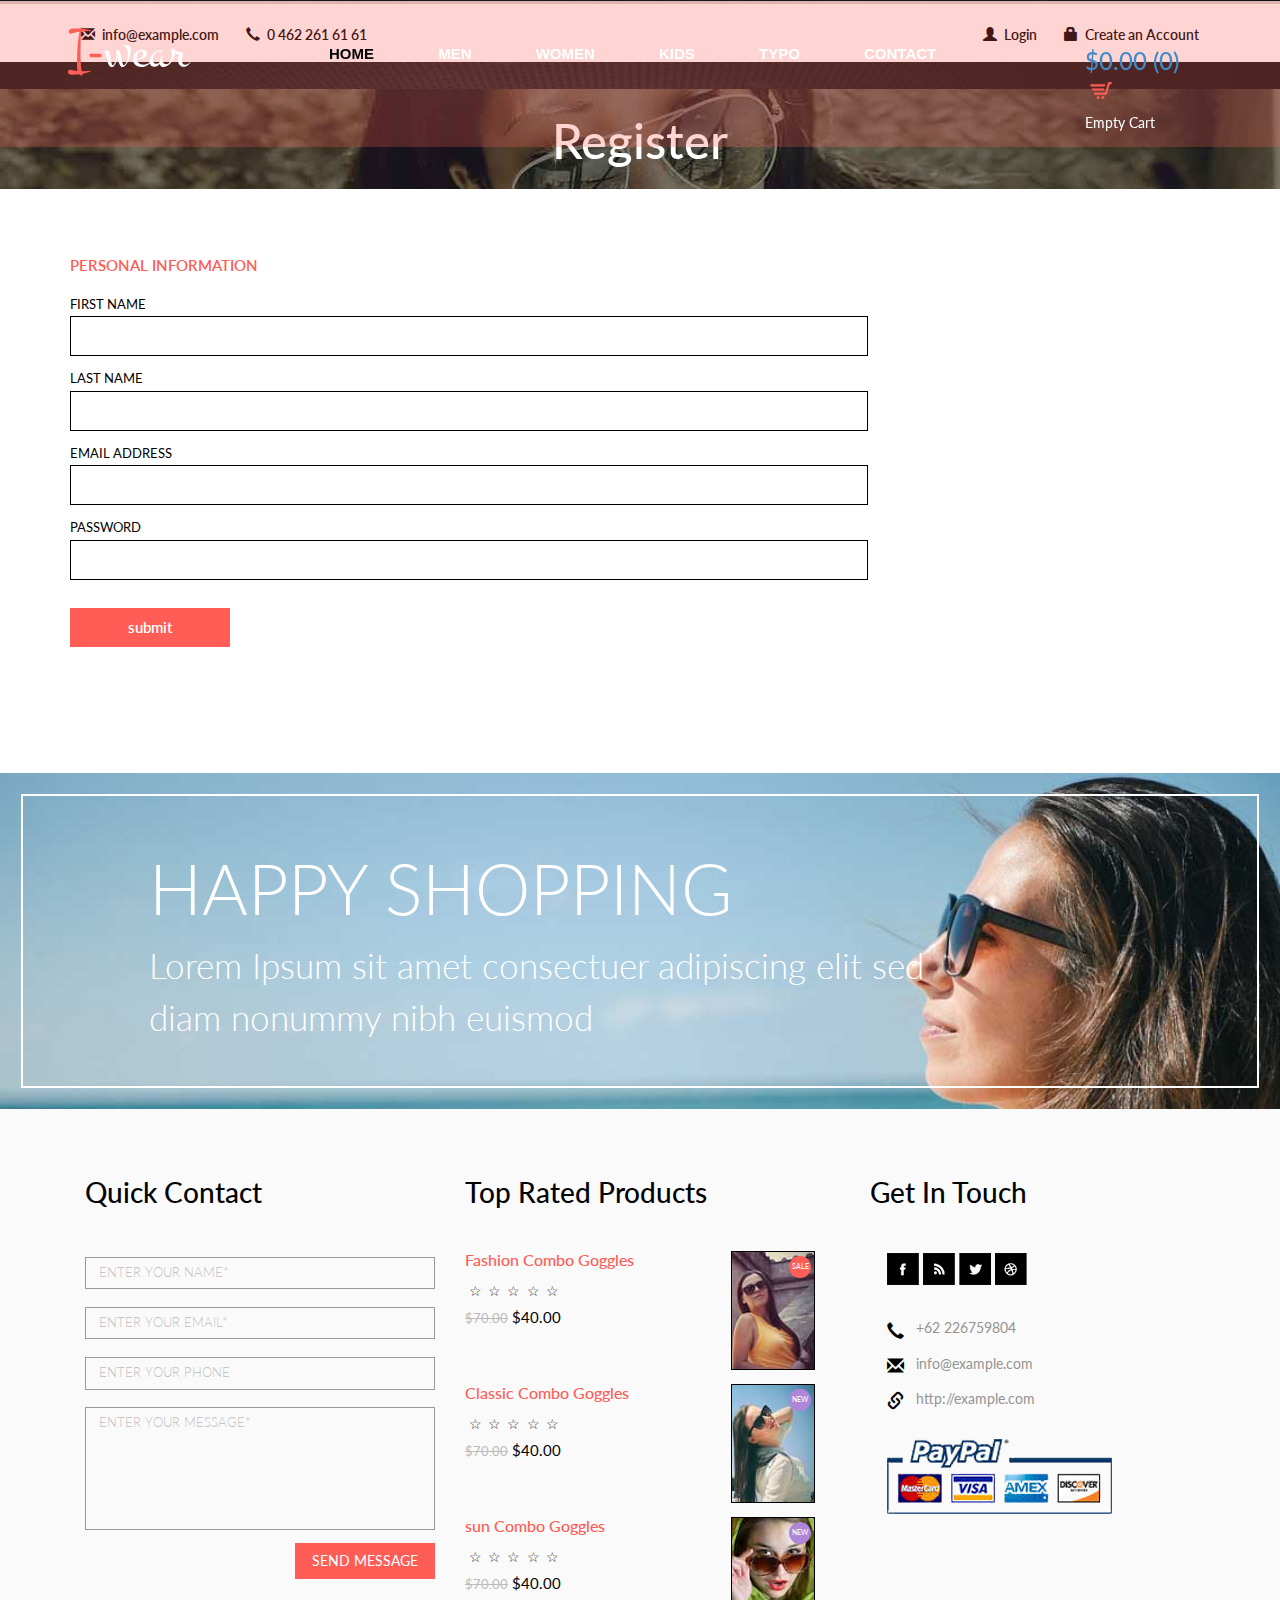
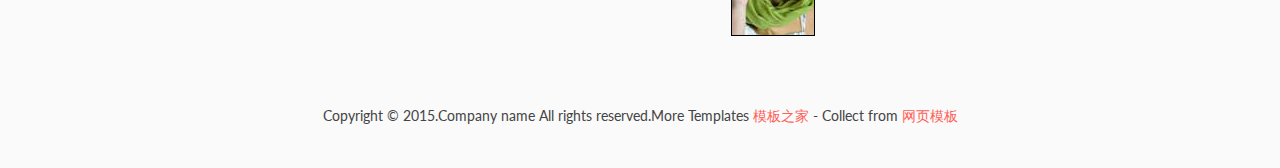
<file: register.html>
<!DOCTYPE html>
<html>
<head>
<title>Register</title>
<link href="css/bootstrap.css" rel="stylesheet" type="text/css" media="all" />
<!-- jQuery (necessary for Bootstrap's JavaScript plugins) -->
<script src="js/jquery.min.js"></script>
<!-- Custom Theme files -->
<!--theme-style-->
<link href="css/style.css" rel="stylesheet" type="text/css" media="all" />	
<!--//theme-style-->
<meta name="viewport" content="width=device-width, initial-scale=1">
<meta http-equiv="Content-Type" content="text/html; charset=utf-8" />
<meta name="keywords" content="I-wear Responsive web template, Bootstrap Web Templates, Flat Web Templates, Andriod Compatible web template, 
Smartphone Compatible web template, free webdesigns for Nokia, Samsung, LG, SonyErricsson, Motorola web design" />
<script type="application/x-javascript"> addEventListener("load", function() { setTimeout(hideURLbar, 0); }, false); function hideURLbar(){ window.scrollTo(0,1); } </script>
<script type="text/javascript" src="js/move-top.js"></script>
<script type="text/javascript" src="js/easing.js"></script>
<!--fonts-->
<link href='http://fonts.useso.com/css?family=Lato:100,300,400,700,900' rel='stylesheet' type='text/css'>
<link href='http://fonts.useso.com/css?family=Montez' rel='stylesheet' type='text/css'>
<!--//fonts-->
<!-- start menu -->

<!--//slider-script-->

<script src="js/easyResponsiveTabs.js" type="text/javascript"></script>
		    <script type="text/javascript">
			    $(document).ready(function () {
			        $('#horizontalTab').easyResponsiveTabs({
			            type: 'default', //Types: default, vertical, accordion           
			            width: 'auto', //auto or any width like 600px
			            fit: true   // 100% fit in a container
			        });
			    });
				
</script>	
		  		 <!-- Bootstrap core JavaScript
    ================================================== -->
    <!-- Placed at the end of the document so the pages load faster -->
	<!-- js -->
		 <script src="js/bootstrap.js"></script>
	<!-- js -->

<script src="js/simpleCart.min.js"> </script>
<!-- start menu -->
<link href="css/memenu.css" rel="stylesheet" type="text/css" media="all" />
<script type="text/javascript" src="js/memenu.js"></script>
<script>$(document).ready(function(){$(".memenu").memenu();});</script>	
<!-- /start menu -->
</head>
<body> 
<!--header-->
		<div class="header-info">
			<div class="container">
					<div class="header-top-in">
						
						<ul class="support">
							<li><a href="mailto:info@example.com"><i class="glyphicon glyphicon-envelope"> </i>info@example.com</a></li>
							<li><span><i class="glyphicon glyphicon-earphone" class="tele-in"> </i>0 462 261 61 61</span></li>			
						</ul>
						<ul class=" support-right">
							<li><a href="account.html"><i class="glyphicon glyphicon-user" class="men"> </i>Login</a></li>
							<li><a href="register.html"><i class="glyphicon glyphicon-lock" class="tele"> </i>Create an Account</a></li>			
						</ul>
						<div class="clearfix"> </div>
					</div>
				</div>
			</div>		
<div class="header header5">
	<div class="header-top">

			<div class="header-bottom">
			<div class="container">			
				<div class="logo">
					<h1><a href="index.html">I-<span>wear</span></a></h1>
				</div>
		 <!---->
		 
			<div class="top-nav">
				<ul class="memenu skyblue"><li  class="active"><a href="index.html">Home</a></li>
					<li class="grid"><a href="#">Men</a>
						<div class="mepanel">
							<div class="row">
								<div class="col1 me-one">
									<h4>Shop</h4>
									<ul>
										<li><a href="about.html">About</a></li>
										<li><a href="product.html">Men</a></li>
										<li><a href="product.html">Women</a></li>
										<li><a href="product.html">Accessories</a></li>
										<li><a href="product.html">Kids</a></li>
										<li><a href="product.html">login</a></li>
										<li><a href="product.html">Brands</a></li>
										<li><a href="product.html">My Shopping Bag</a></li>
									</ul>
								</div>
								<div class="col1 me-one">
									<h4>Style Zone</h4>
									<ul>
										<li><a href="product.html">Men</a></li>
										<li><a href="product.html">Women</a></li>
										<li><a href="product.html">Brands</a></li>
										<li><a href="product.html">Kids</a></li>
										<li><a href="product.html">Accessories</a></li>
										<li><a href="product.html">Style Videos</a></li>
									</ul>	
								</div>
								<div class="col1 me-one">
									<h4>Popular Brands</h4>
									<ul>
										<li><a href="product.html">Levis</a></li>
										<li><a href="product.html">Persol</a></li>
										<li><a href="product.html">Nike</a></li>
										<li><a href="product.html">Edwin</a></li>
										<li><a href="product.html">New Balance</a></li>
										<li><a href="product.html">Jack & Jones</a></li>
										<li><a href="product.html">Paul Smith</a></li>
										<li><a href="product.html">Ray-Ban</a></li>
										<li><a href="product.html">Wood Wood</a></li>
									</ul>	
								</div>
							</div>
						</div>
					</li>
					<li class="grid"><a href="#">Women</a>
						<div class="mepanel">
							<div class="row">
								<div class="col1 me-one">
									<h4>Shop</h4>
									<ul>
										<li><a href="about.html">About</a></li>
										<li><a href="product.html">Men</a></li>
										<li><a href="product.html">Women</a></li>
										<li><a href="product.html">Accessories</a></li>
										<li><a href="product.html">Kids</a></li>
										<li><a href="product.html">login</a></li>
										<li><a href="product.html">Brands</a></li>
										<li><a href="product.html">My Shopping Bag</a></li>
									</ul>
								</div>
								<div class="col1 me-one">
									<h4>Style Zone</h4>
									<ul>
										<li><a href="product.html">Men</a></li>
										<li><a href="product.html">Women</a></li>
										<li><a href="product.html">Brands</a></li>
										<li><a href="product.html">Kids</a></li>
										<li><a href="product.html">Accessories</a></li>
										<li><a href="product.html">Style Videos</a></li>
									</ul>	
								</div>
								<div class="col1 me-one">
									<h4>Popular Brands</h4>
									<ul>
										<li><a href="product.html">Levis</a></li>
										<li><a href="product.html">Persol</a></li>
										<li><a href="product.html">Nike</a></li>
										<li><a href="product.html">Edwin</a></li>
										<li><a href="product.html">New Balance</a></li>
										<li><a href="product.html">Jack & Jones</a></li>
										<li><a href="product.html">Paul Smith</a></li>
										<li><a href="product.html">Ray-Ban</a></li>
										<li><a href="product.html">Wood Wood</a></li>
									</ul>	
								</div>
							</div>
						</div>
					</li>
					<li class="grid"><a href="#">Kids</a>
						<div class="mepanel">
							<div class="row">
								<div class="col1 me-one">
									<h4>Shop</h4>
									<ul>
										<li><a href="about.html">About</a></li>
										<li><a href="product.html">Men</a></li>
										<li><a href="product.html">Women</a></li>
										<li><a href="product.html">Accessories</a></li>
										<li><a href="product.html">Kids</a></li>
										<li><a href="product.html">login</a></li>
										<li><a href="product.html">Brands</a></li>
										<li><a href="product.html">My Shopping Bag</a></li>
									</ul>
								</div>
								<div class="col1 me-one">
									<h4>Style Zone</h4>
									<ul>
										<li><a href="product.html">Men</a></li>
										<li><a href="product.html">Women</a></li>
										<li><a href="product.html">Brands</a></li>
										<li><a href="product.html">Kids</a></li>
										<li><a href="product.html">Accessories</a></li>
										<li><a href="product.html">Style Videos</a></li>
									</ul>	
								</div>
								<div class="col1 me-one">
									<h4>Popular Brands</h4>
									<ul>
										<li><a href="product.html">Levis</a></li>
										<li><a href="product.html">Persol</a></li>
										<li><a href="product.html">Nike</a></li>
										<li><a href="product.html">Edwin</a></li>
										<li><a href="product.html">New Balance</a></li>
										<li><a href="product.html">Jack & Jones</a></li>
										<li><a href="product.html">Paul Smith</a></li>
										<li><a href="product.html">Ray-Ban</a></li>
										<li><a href="product.html">Wood Wood</a></li>
									</ul>	
								</div>
							</div>
						</div>
					</li>
					<li class="grid"><a href="typography.html">Typo</a>
						
					</li>
					<li class="grid"><a href="contact.html">Contact</a>
						
					</li>
				</ul>
				<div class="clearfix"> </div>
			</div>
					<!---->
					<div class="cart box_1">
						<a href="checkout.html">
						<h3> <div class="total">
							<span class="simpleCart_total"> </span> (<span id="simpleCart_quantity" class="simpleCart_quantity"> </span>)</div>
							<img src="images/cart2-2.png" alt=""/></h3>
						</a>
						<p><a href="javascript:;" class="simpleCart_empty">Empty Cart</a></p>
						<div class="clearfix"> </div>
					</div>

<div class="clearfix"> </div>
					<!---->
				</div>
			<div class="clearfix"> </div>
		</div>
		</div>	
 				<div class="clearfix"> </div>	
			</div>
<!---->
<div class="back">
	<h2>Register</h2>
</div>
		<!---->
		<div class="container">
		<div class="register">
		<h3>PERSONAL INFORMATION</h3>
		  	  <form> 
				
					
					<div class="mation">
					<div>
						<span>First Name</span>
						<input type="text"> 
					</div>
					<div>
						<span>Last Name</span>
						<input type="text"> 
					 </div>
					 <div>
						 <span>Email Address</span>
						 <input type="text">
						 </div>
						 <div>
							<span>Password</span>
								<input type="text">						 
					</div>
					 </div>
				     <input type="submit" value="submit">
				</form>
				
				
		   </div>
			</div>
			<!---->
					<div class="bottom-grid1">
					
					<div class="fit1">
						<h3>HAPPY SHOPPING</h3>
						<p>Lorem Ipsum sit amet consectuer adipiscing elit
sed diam nonummy nibh euismod</p>
					</div>
				</div>
<!---->
	<!---->
	<div class="footer">
		<div class="container">
			<div class="col-md-4 footer-top">
				<h3>Quick Contact</h3>
				<form>
						
						<input type="text" value="ENTER YOUR NAME*" onfocus="this.value='';" onblur="if (this.value == '') {this.value ='ENTER YOUR NAME*';}">
						
						<input type="text" value="ENTER YOUR EMAIL*" onfocus="this.value='';" onblur="if (this.value == '') {this.value ='ENTER YOUR EMAIL*';}">
						
						<input type="text" value="ENTER YOUR PHONE" onfocus="this.value='';" onblur="if (this.value == '') {this.value ='ENTER YOUR PHONE';}">
					
						<textarea cols="77" rows="6" value="" onfocus="this.value='';" onblur="if (this.value == '') {this.value = 'ENTER YOUR MESSAGE*';}">ENTER YOUR MESSAGE*</textarea>
						
							<input type="submit" value="SEND MESSAGE" >
						
					</form>

			</div>
			<div class="col-md-4 footer-middle">
				<h3>Top Rated Products</h3>
					<div class="product-go">
							<div class="grid-product">
								<h6><a href="#" >Fashion Combo Goggles</a></h6>
								<div class="rating">
									<span>☆</span>
									<span>☆</span>
									<span>☆</span>
									<span>☆</span>
									<span>☆</span>
								</div>
								<span class=" price-in"><small>$70.00</small> $40.00</span>
							</div>
								<div class="fashion">
									<a href="#"><img class="img-responsive " src="images/f1.jpg" alt="">
									<p>SALE</p></a>
								</div>
							<div class="clearfix"> </div>
							</div>
								<div class="product-go">
							<div class="grid-product">
								<h6><a href="#" >Classic Combo Goggles</a></h6>
								<div class="rating">
									<span>☆</span>
									<span>☆</span>
									<span>☆</span>
									<span>☆</span>
									<span>☆</span>
								</div>
								<span class=" price-in"><small>$70.00</small> $40.00</span>
							</div>
								<div class="fashion">
									<a href="#"><img class="img-responsive " src="images/f2.jpg" alt="">
									<p class="new1">NEW</p></a>
								</div>
							<div class="clearfix"> </div>
							</div>
								<div class="product-go">
							<div class="grid-product">
								<h6><a href="#" >sun Combo Goggles</a></h6>
								<div class="rating">
									<span>☆</span>
									<span>☆</span>
									<span>☆</span>
									<span>☆</span>
									<span>☆</span>
								</div>
								<span class=" price-in"><small>$70.00</small> $40.00</span>
							</div>
								<div class="fashion">
									<a href="#"><img class="img-responsive " src="images/f3.jpg" alt="">
									<p class="new1">NEW</p></a>
								</div>
							<div class="clearfix"> </div>
							</div>

			</div>
			<div class="col-md-4 footer-bottom">
				<h3>Get In Touch</h3>
				<div class="logo-footer">
					<ul class="social">
		                    <li><a href="#"><i class="fb"> </i> </a></li>
		                    <li><a href="#"><i class="rss"></i></a></li>
		                    <li><a href="#"><i class="twitter"></i></a></li>
		                    <li><a href="#"><i class="dribble"></i></a></li>
		                    <div class="clearfix"></div>
		                </ul>
					<div class="clearfix"> </div>
				</div>
				<div class="indo">
					<ul class="social-footer ">
						<li><span><i class="glyphicon glyphicon-earphone"> </i>+62 226759804 </span></li>
						<li><a href="mailto:info@example.com"><i class="glyphicon glyphicon-envelope" class="mes"> </i>info@example.com</a></li>
						<li><a href="#"><i class="glyphicon glyphicon-link" class="mes-in"> </i>http://example.com</a></li>
					</ul>
					<a href="#"><img src="images/pa.png" alt=""></a>
					</div>
			</div>
			<div class="clearfix"> </div>
			<p class="footer-class">Copyright &copy; 2015.Company name All rights reserved.More Templates <a href="http://www.cssmoban.com/" target="_blank" title="模板之家">模板之家</a> - Collect from <a href="http://www.cssmoban.com/" title="网页模板" target="_blank">网页模板</a></p>
		</div>
	</div>
				 <!---->
<script type="text/javascript">
		$(document).ready(function() {
				/*
				var defaults = {
				containerID: 'toTop', // fading element id
				containerHoverID: 'toTopHover', // fading element hover id
				scrollSpeed: 1200,
				easingType: 'linear' 
				};
				*/
		$().UItoTop({ easingType: 'easeOutQuart' });
});
</script>
<a href="#to-top" id="toTop" style="display: block;"> <span id="toTopHover" style="opacity: 1;"> </span></a>
<!----> 
<!---->
</body>
</html>
</file>
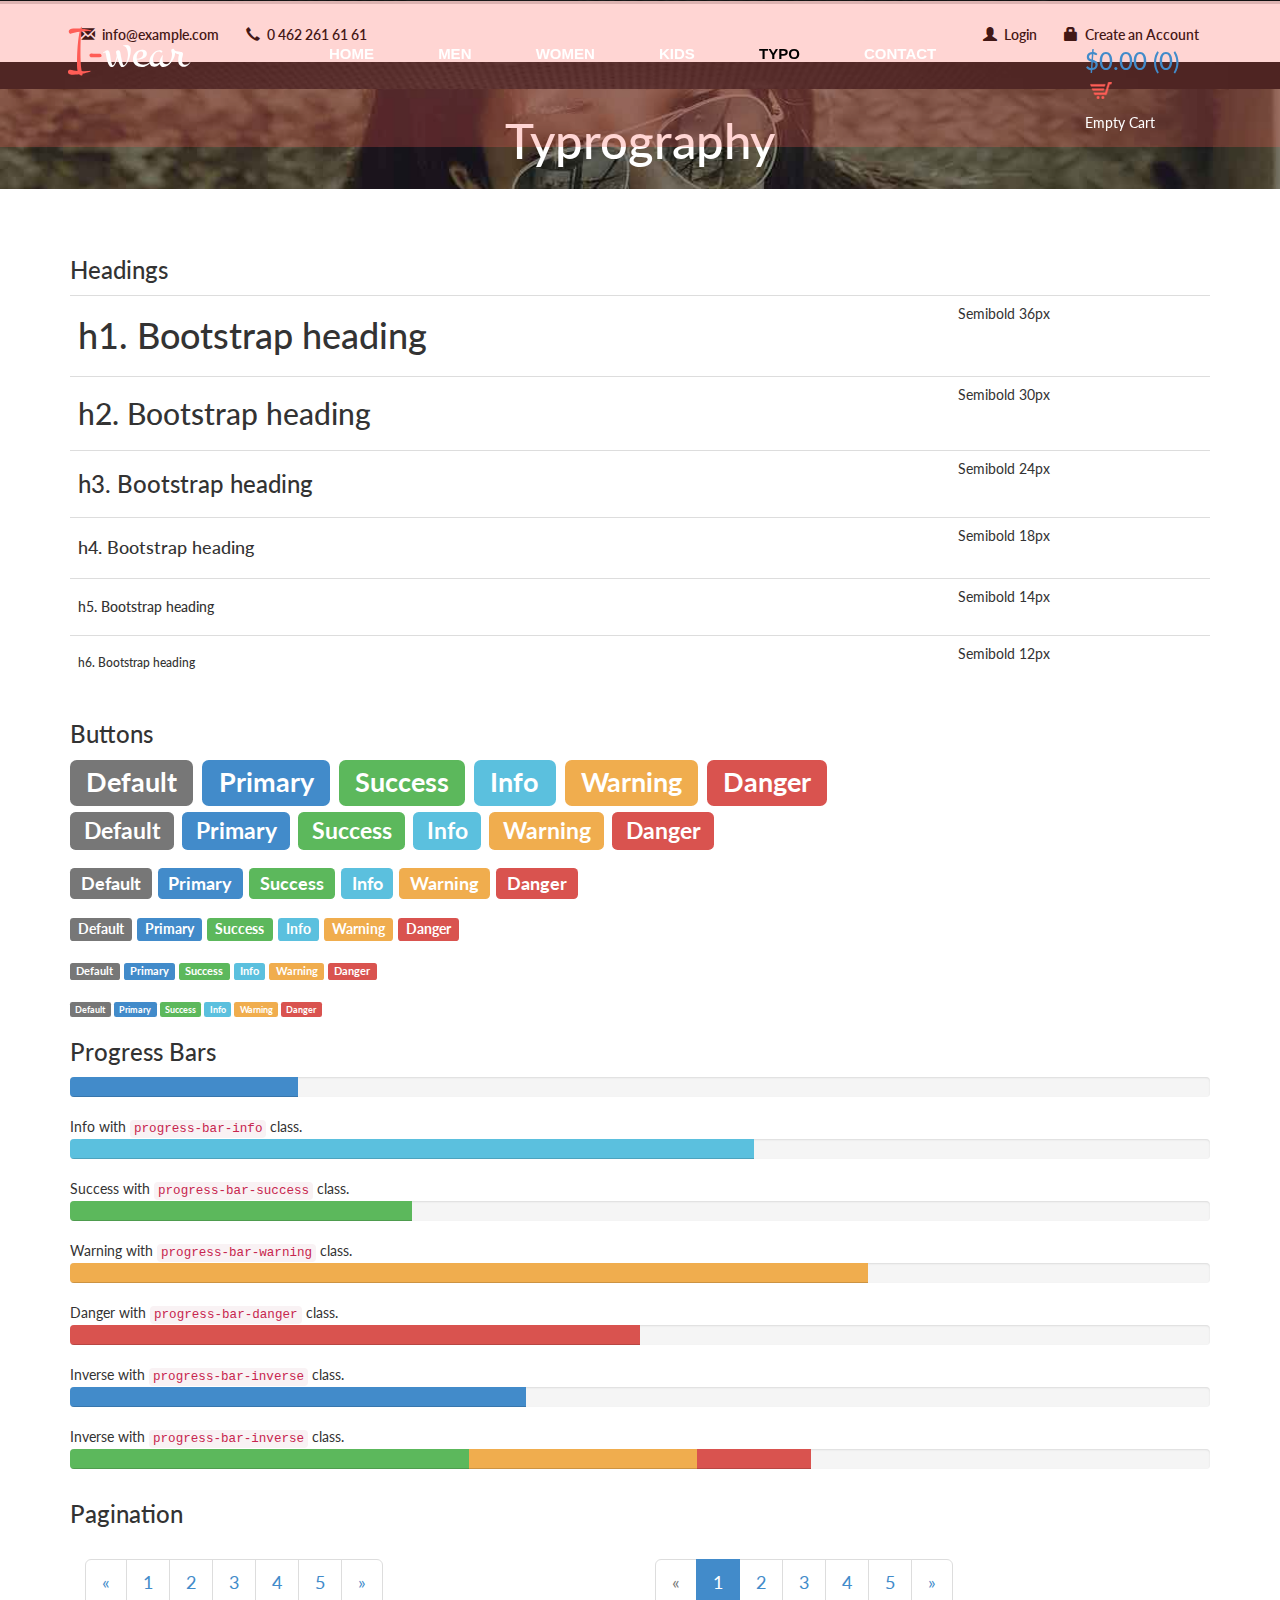
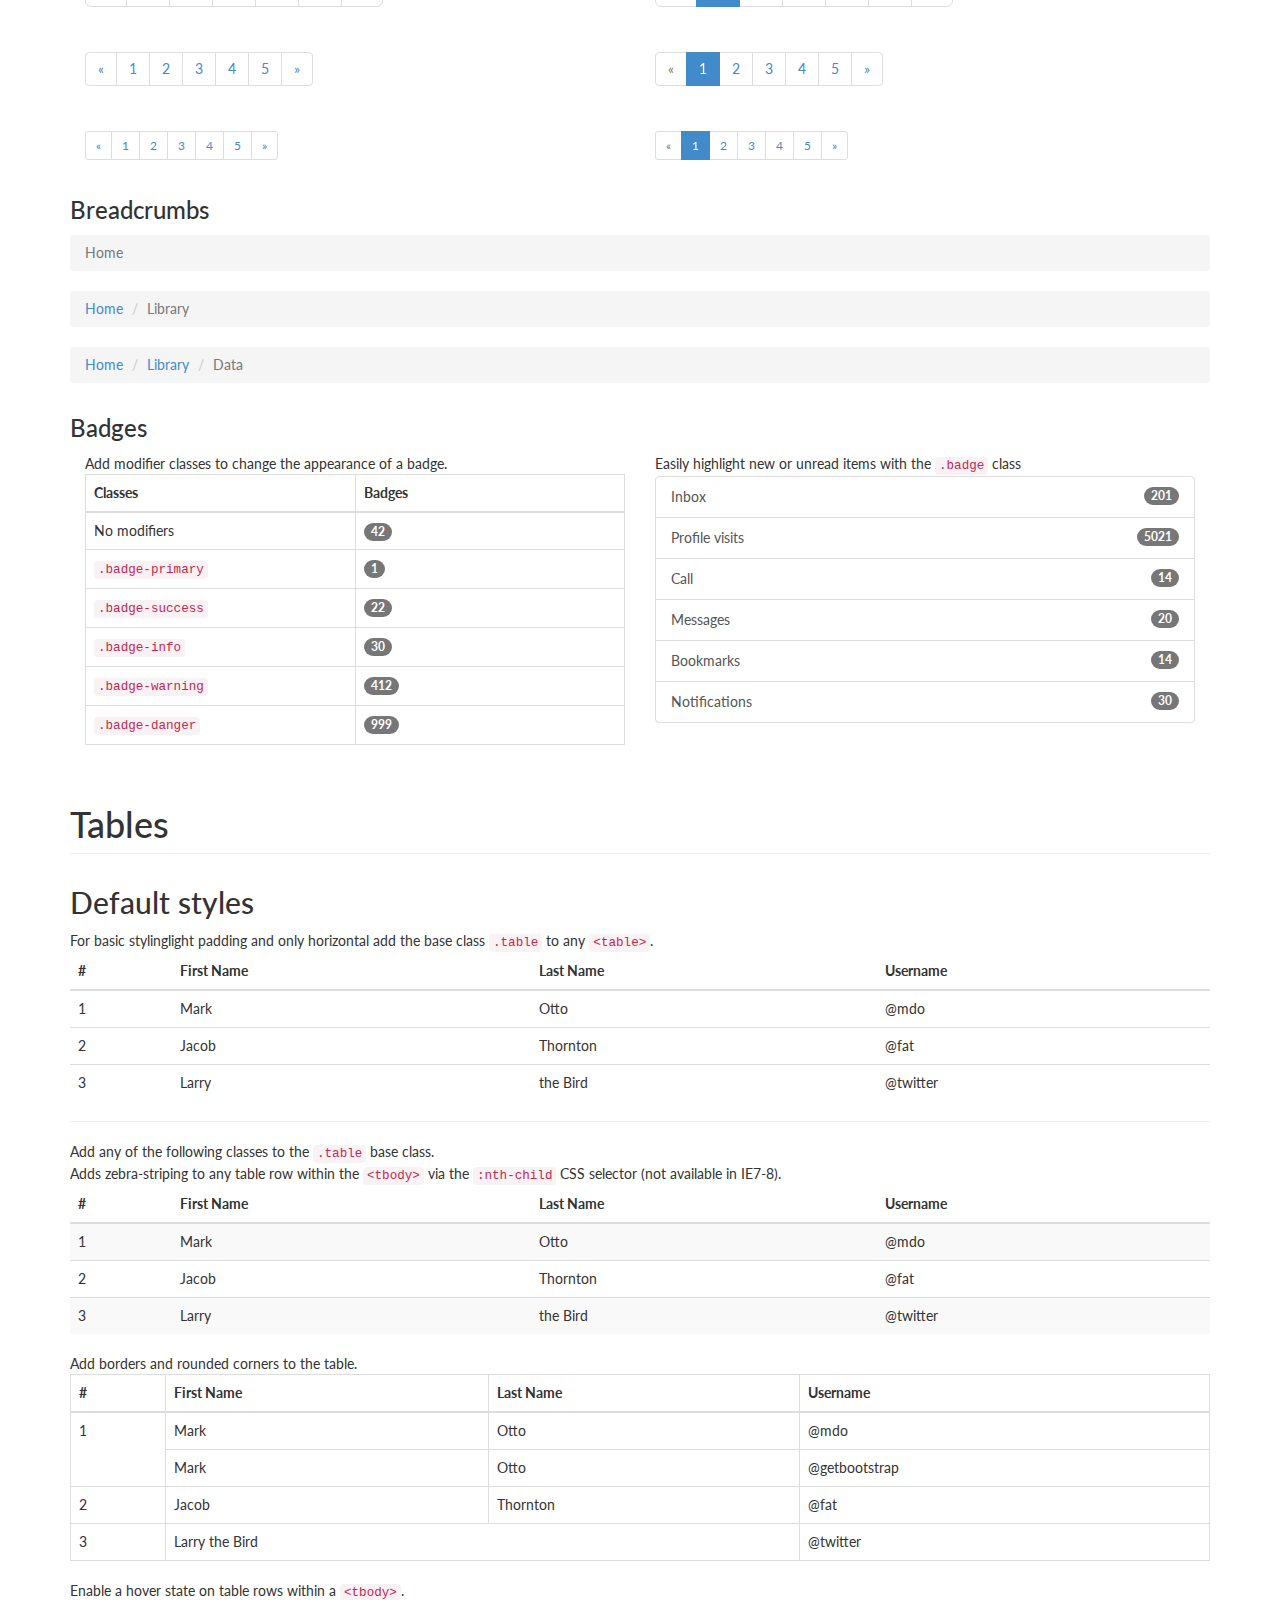
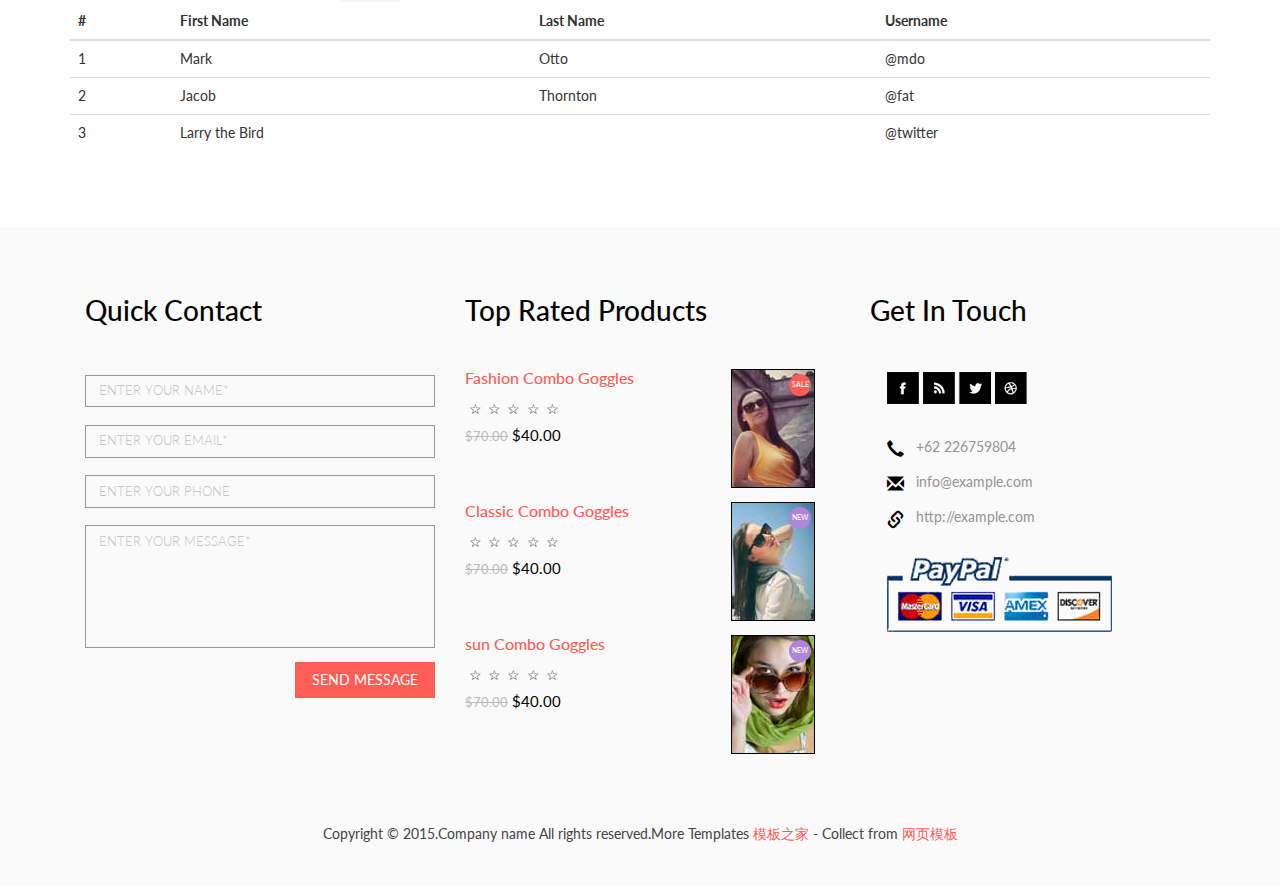
<file: typography.html>
<!DOCTYPE html>
<html>
<head>
<title>Typrography</title>
<link href="css/bootstrap.css" rel="stylesheet" type="text/css" media="all" />
<!-- jQuery (necessary for Bootstrap's JavaScript plugins) -->
<script src="js/jquery.min.js"></script>
<!-- Custom Theme files -->
<!--theme-style-->
<link href="css/style.css" rel="stylesheet" type="text/css" media="all" />	
<!--//theme-style-->
<meta name="viewport" content="width=device-width, initial-scale=1">
<meta http-equiv="Content-Type" content="text/html; charset=utf-8" />
<meta name="keywords" content="I-wear Responsive web template, Bootstrap Web Templates, Flat Web Templates, Andriod Compatible web template, 
Smartphone Compatible web template, free webdesigns for Nokia, Samsung, LG, SonyErricsson, Motorola web design" />
<script type="application/x-javascript"> addEventListener("load", function() { setTimeout(hideURLbar, 0); }, false); function hideURLbar(){ window.scrollTo(0,1); } </script>
<script type="text/javascript" src="js/move-top.js"></script>
<script type="text/javascript" src="js/easing.js"></script>
<!--fonts-->
<link href='http://fonts.useso.com/css?family=Lato:100,300,400,700,900' rel='stylesheet' type='text/css'>
<link href='http://fonts.useso.com/css?family=Montez' rel='stylesheet' type='text/css'>
<!--//fonts-->
<script src="js/simpleCart.min.js"> </script>
<!-- start menu -->
<link href="css/memenu.css" rel="stylesheet" type="text/css" media="all" />
<script type="text/javascript" src="js/memenu.js"></script>
<script>$(document).ready(function(){$(".memenu").memenu();});</script>	
<!-- /start menu -->
</head>
<body> 
<!--header-->	
		<div class="header-info">
			<div class="container">
					<div class="header-top-in">
						
						<ul class="support">
							<li><a href="mailto:info@example.com"><i class="glyphicon glyphicon-envelope"> </i>info@example.com</a></li>
							<li><span><i class="glyphicon glyphicon-earphone" class="tele-in"> </i>0 462 261 61 61</span></li>			
						</ul>
						<ul class=" support-right">
							<li><a href="account.html"><i class="glyphicon glyphicon-user" class="men"> </i>Login</a></li>
							<li><a href="register.html"><i class="glyphicon glyphicon-lock" class="tele"> </i>Create an Account</a></li>			
						</ul>
						<div class="clearfix"> </div>
					</div>
				</div>
			</div>	
<div class="header header5">
	<div class="header-top">

			<div class="header-bottom">
			<div class="container">			
				<div class="logo">
					<h1><a href="index.html">I-<span>wear</span></a></h1>
				</div>
		 <!---->
		 
			<div class="top-nav">
				<ul class="memenu skyblue"><li><a href="index.html">Home</a></li>
					<li class="grid"><a href="#">Men</a>
						<div class="mepanel">
							<div class="row">
								<div class="col1 me-one">
									<h4>Shop</h4>
									<ul>
										<li><a href="about.html">About</a></li>
										<li><a href="product.html">Men</a></li>
										<li><a href="product.html">Women</a></li>
										<li><a href="product.html">Accessories</a></li>
										<li><a href="product.html">Kids</a></li>
										<li><a href="product.html">login</a></li>
										<li><a href="product.html">Brands</a></li>
										<li><a href="product.html">My Shopping Bag</a></li>
									</ul>
								</div>
								<div class="col1 me-one">
									<h4>Style Zone</h4>
									<ul>
										<li><a href="product.html">Men</a></li>
										<li><a href="product.html">Women</a></li>
										<li><a href="product.html">Brands</a></li>
										<li><a href="product.html">Kids</a></li>
										<li><a href="product.html">Accessories</a></li>
										<li><a href="product.html">Style Videos</a></li>
									</ul>	
								</div>
								<div class="col1 me-one">
									<h4>Popular Brands</h4>
									<ul>
										<li><a href="product.html">Levis</a></li>
										<li><a href="product.html">Persol</a></li>
										<li><a href="product.html">Nike</a></li>
										<li><a href="product.html">Edwin</a></li>
										<li><a href="product.html">New Balance</a></li>
										<li><a href="product.html">Jack & Jones</a></li>
										<li><a href="product.html">Paul Smith</a></li>
										<li><a href="product.html">Ray-Ban</a></li>
										<li><a href="product.html">Wood Wood</a></li>
									</ul>	
								</div>
							</div>
						</div>
					</li>
					<li class="grid"><a href="#">Women</a>
						<div class="mepanel">
							<div class="row">
								<div class="col1 me-one">
									<h4>Shop</h4>
									<ul>
										<li><a href="about.html">About</a></li>
										<li><a href="product.html">Men</a></li>
										<li><a href="product.html">Women</a></li>
										<li><a href="product.html">Accessories</a></li>
										<li><a href="product.html">Kids</a></li>
										<li><a href="product.html">login</a></li>
										<li><a href="product.html">Brands</a></li>
										<li><a href="product.html">My Shopping Bag</a></li>
									</ul>
								</div>
								<div class="col1 me-one">
									<h4>Style Zone</h4>
									<ul>
										<li><a href="product.html">Men</a></li>
										<li><a href="product.html">Women</a></li>
										<li><a href="product.html">Brands</a></li>
										<li><a href="product.html">Kids</a></li>
										<li><a href="product.html">Accessories</a></li>
										<li><a href="product.html">Style Videos</a></li>
									</ul>	
								</div>
								<div class="col1 me-one">
									<h4>Popular Brands</h4>
									<ul>
										<li><a href="product.html">Levis</a></li>
										<li><a href="product.html">Persol</a></li>
										<li><a href="product.html">Nike</a></li>
										<li><a href="product.html">Edwin</a></li>
										<li><a href="product.html">New Balance</a></li>
										<li><a href="product.html">Jack & Jones</a></li>
										<li><a href="product.html">Paul Smith</a></li>
										<li><a href="product.html">Ray-Ban</a></li>
										<li><a href="product.html">Wood Wood</a></li>
									</ul>	
								</div>
							</div>
						</div>
					</li>
					<li class="grid"><a href="#">Kids</a>
						<div class="mepanel">
							<div class="row">
								<div class="col1 me-one">
									<h4>Shop</h4>
									<ul>
										<li><a href="about.html">About</a></li>
										<li><a href="product.html">Men</a></li>
										<li><a href="product.html">Women</a></li>
										<li><a href="product.html">Accessories</a></li>
										<li><a href="product.html">Kids</a></li>
										<li><a href="product.html">login</a></li>
										<li><a href="product.html">Brands</a></li>
										<li><a href="product.html">My Shopping Bag</a></li>
									</ul>
								</div>
								<div class="col1 me-one">
									<h4>Style Zone</h4>
									<ul>
										<li><a href="product.html">Men</a></li>
										<li><a href="product.html">Women</a></li>
										<li><a href="product.html">Brands</a></li>
										<li><a href="product.html">Kids</a></li>
										<li><a href="product.html">Accessories</a></li>
										<li><a href="product.html">Style Videos</a></li>
									</ul>	
								</div>
								<div class="col1 me-one">
									<h4>Popular Brands</h4>
									<ul>
										<li><a href="product.html">Levis</a></li>
										<li><a href="product.html">Persol</a></li>
										<li><a href="product.html">Nike</a></li>
										<li><a href="product.html">Edwin</a></li>
										<li><a href="product.html">New Balance</a></li>
										<li><a href="product.html">Jack & Jones</a></li>
										<li><a href="product.html">Paul Smith</a></li>
										<li><a href="product.html">Ray-Ban</a></li>
										<li><a href="product.html">Wood Wood</a></li>
									</ul>	
								</div>
							</div>
						</div>
					</li>
					<li class="active" class="grid"><a href="typography.html">Typo</a>
						
					</li>
					<li class="grid"><a href="contact.html">Contact</a>
						
					</li>
				</ul>
				<div class="clearfix"> </div>
			</div>
					<!---->
					<div class="cart box_1">
						<a href="checkout.html">
						<h3> <div class="total">
							<span class="simpleCart_total"> </span> (<span id="simpleCart_quantity" class="simpleCart_quantity"> </span>)</div>
							<img src="images/cart2-2.png" alt=""/></h3>
						</a>
						<p><a href="javascript:;" class="simpleCart_empty">Empty Cart</a></p>
						<div class="clearfix"> </div>
					</div>

<div class="clearfix"> </div>
					<!---->
				</div>
			<div class="clearfix"> </div>
		</div>
		</div>	
 				<div class="clearfix"> </div>	
			</div>
<!---->
<div class="back">
	<h2>Typrography</h2>
</div>
<!--typrography-->
<div class="services">
	<div class="container">
		<div class="typrography">
		 <div class="grid_3 grid_4">
		     <h3>Headings</h3>
		     <div class="bs-example">
				 <table class="table">
				  <tbody>
					<tr>
					  <td><h1 id="h1.-bootstrap-heading">h1. Bootstrap heading<a class="anchorjs-link" href="#h1.-bootstrap-heading"><span class="anchorjs-icon"></span></a></h1></td>
					  <td class="type-info">Semibold 36px</td>
					</tr>
					<tr>
					  <td><h2 id="h2.-bootstrap-heading">h2. Bootstrap heading<a class="anchorjs-link" href="#h2.-bootstrap-heading"><span class="anchorjs-icon"></span></a></h2></td>
					  <td class="type-info">Semibold 30px</td>
					</tr>
					<tr>
					  <td><h3 id="h3.-bootstrap-heading">h3. Bootstrap heading<a class="anchorjs-link" href="#h3.-bootstrap-heading"><span class="anchorjs-icon"></span></a></h3></td>
					  <td class="type-info">Semibold 24px</td>
					</tr>
					<tr>
					  <td><h4 id="h4.-bootstrap-heading">h4. Bootstrap heading<a class="anchorjs-link" href="#h4.-bootstrap-heading"><span class="anchorjs-icon"></span></a></h4></td>
					  <td class="type-info">Semibold 18px</td>
					</tr>
					<tr>
					  <td><h5 id="h5.-bootstrap-heading">h5. Bootstrap heading<a class="anchorjs-link" href="#h5.-bootstrap-heading"><span class="anchorjs-icon"></span></a></h5></td>
					  <td class="type-info">Semibold 14px</td>
					</tr>
					<tr>
					  <td><h6>h6. Bootstrap heading</h6></td>
					  <td class="type-info">Semibold 12px</td>
					</tr>
				  </tbody>
				 </table>
			 </div>
	      </div>
		  
		 		  <div class="grid_3 grid_5">
			<h3>Buttons</h3>
			  <h1>
				<a href="#"><span class="label label-default">Default</span></a>
				<a href="#"><span class="label label-primary">Primary</span></a>
				<a href="#"><span class="label label-success">Success</span></a>
				<a href="#"><span class="label label-info">Info</span></a>
				<a href="#"><span class="label label-warning">Warning</span></a>
				<a href="#"><span class="label label-danger">Danger</span></a>
			  </h1>
			  <h2>
				<a href="#"><span class="label label-default">Default</span></a>
				<a href="#"><span class="label label-primary">Primary</span></a>
				<a href="#"><span class="label label-success">Success</span></a>
				<a href="#"><span class="label label-info">Info</span></a>
				<a href="#"><span class="label label-warning">Warning</span></a>
				<a href="#"><span class="label label-danger">Danger</span></a>
			  </h2>
			  <h3>
				<a href="#"><span class="label label-default">Default</span></a>
				<a href="#"><span class="label label-primary">Primary</span></a>
				<a href="#"><span class="label label-success">Success</span></a>
				<a href="#"><span class="label label-info">Info</span></a>
				<a href="#"><span class="label label-warning">Warning</span></a>
				<a href="#"><span class="label label-danger">Danger</span></a>
			  </h3>
			  <h4 class="typ1">
				<a href="#"><span class="label label-default">Default</span></a>
				<a href="#"><span class="label label-primary">Primary</span></a>
				<a href="#"><span class="label label-success">Success</span></a>
				<a href="#"><span class="label label-info">Info</span></a>
				<a href="#"><span class="label label-warning">Warning</span></a>
				<a href="#"><span class="label label-danger">Danger</span></a>
			  </h4>
			  <h5 class="typ1">
				<a href="#"><span class="label label-default">Default</span></a>
				<a href="#"><span class="label label-primary">Primary</span></a>
				<a href="#"><span class="label label-success">Success</span></a>
				<a href="#"><span class="label label-info">Info</span></a>
				<a href="#"><span class="label label-warning">Warning</span></a>
				<a href="#"><span class="label label-danger">Danger</span></a>
			  </h5>
			  <h6 class="typ1">
				<a href="#"><span class="label label-default">Default</span></a>
				<a href="#"><span class="label label-primary">Primary</span></a>
				<a href="#"><span class="label label-success">Success</span></a>
				<a href="#"><span class="label label-info">Info</span></a>
				<a href="#"><span class="label label-warning">Warning</span></a>
				<a href="#"><span class="label label-danger">Danger</span></a>
			  </h6>
	      </div>
			
		  <div class="grid_3 grid_5">
			 <h3>Progress Bars</h3>
			  <div class="tab-content">
				 <div class="tab-pane active" id="domprogress">
					 <div class="progress">    
					      <div class="progress-bar progress-bar-primary" style="width: 20%"></div>
					 </div>
					 <p>Info with <code>progress-bar-info</code> class.</p>
					 <div class="progress">    
						 <div class="progress-bar progress-bar-info" style="width: 60%"></div>
					 </div>
					 <p>Success with <code>progress-bar-success</code> class.</p>
					 <div class="progress">
						 <div class="progress-bar progress-bar-success" style="width: 30%"></div>
					 </div>
					 <p>Warning with <code>progress-bar-warning</code> class.</p>
					 <div class="progress">
						 <div class="progress-bar progress-bar-warning" style="width: 70%"></div>
					 </div>
					 <p>Danger with <code>progress-bar-danger</code> class.</p>
					 <div class="progress">
						 <div class="progress-bar progress-bar-danger" style="width: 50%"></div>
					 </div>
					 <p>Inverse with <code>progress-bar-inverse</code> class.</p>
					 <div class="progress">
						 <div class="progress-bar progress-bar-inverse" style="width: 40%"></div>
					 </div>
					 <p>Inverse with <code>progress-bar-inverse</code> class.</p>
					 <div class="progress">
						 <div class="progress-bar progress-bar-success" style="width: 35%"><span class="sr-only">35% Complete (success)</span></div>
						 <div class="progress-bar progress-bar-warning" style="width: 20%"><span class="sr-only">20% Complete (warning)</span></div>
						 <div class="progress-bar progress-bar-danger" style="width: 10%"><span class="sr-only">10% Complete (danger)</span></div>
					 </div>
				   </div>
			   </div>
		   </div>
		   
		   <div class="grid_3 grid_5">
			 <h3>Pagination</h3>
			 <div class="col-md-6 page_nation">
				  <nav>
				  <ul class="pagination pagination-lg">
					<li><a href="#" aria-label="Previous"><span aria-hidden="true">«</span></a></li>
					<li><a href="#">1</a></li>
					<li><a href="#">2</a></li>
					<li><a href="#">3</a></li>
					<li><a href="#">4</a></li>
					<li><a href="#">5</a></li>
					<li><a href="#" aria-label="Next"><span aria-hidden="true">»</span></a></li>
				  </ul>
				  </nav>
				  <nav>
				  <ul class="pagination">
					<li><a href="#" aria-label="Previous"><span aria-hidden="true">«</span></a></li>
					<li><a href="#">1</a></li>
					<li><a href="#">2</a></li>
					<li><a href="#">3</a></li>
					<li><a href="#">4</a></li>
					<li><a href="#">5</a></li>
					<li><a href="#" aria-label="Next"><span aria-hidden="true">»</span></a></li>
				  </ul>
				 </nav>
				 <nav>
				   <ul class="pagination pagination-sm">
					<li><a href="#" aria-label="Previous"><span aria-hidden="true">«</span></a></li>
					<li><a href="#">1</a></li>
					<li><a href="#">2</a></li>
					<li><a href="#">3</a></li>
					<li><a href="#">4</a></li>
					<li><a href="#">5</a></li>
					<li><a href="#" aria-label="Next"><span aria-hidden="true">»</span></a></li>
				  </ul>
				 </nav>				 
			 </div>
			 <div class="col-md-6">
					<ul class="pagination pagination-lg">
									<li class="disabled"><a href="#"><span aria-hidden="true">«</span></i></a></li>
									<li class="active"><a href="#">1</a></li>
									<li><a href="#">2</a></li>
									<li><a href="#">3</a></li>
									<li><a href="#">4</a></li>
									<li><a href="#">5</a></li>
									<li><a href="#" aria-label="Next"><span aria-hidden="true">»</span></a></li>
								</ul>
				<nav>
				  <ul class="pagination">
					<li class="disabled"><a href="#" aria-label="Previous"><span aria-hidden="true">«</span></a></li>
					<li class="active"><a href="#">1 <span class="sr-only">(current)</span></a></li>
					<li><a href="#">2</a></li>
					<li><a href="#">3</a></li>
					<li><a href="#">4</a></li>
					<li><a href="#">5</a></li>
					<li><a href="#" aria-label="Next"><span aria-hidden="true">»</span></a></li>
				 </ul>
			   </nav>
				 <ul class="pagination pagination-sm">
					<li class="disabled"><a href="#"><span aria-hidden="true">«</span></i></a></li>
					<li class="active"><a href="#">1</a></li>
					<li><a href="#">2</a></li>
					<li><a href="#">3</a></li>
					<li><a href="#">4</a></li>
					<li><a href="#">5</a></li>
					<li><a href="#" aria-label="Next"><span aria-hidden="true">»</span></a></li>
				</ul>
				</div>
			   <div class="clearfix"> </div>
		 </div>
		 <div class="grid_3 grid_5">
			 <h3>Breadcrumbs</h3>
			   <ol class="breadcrumb">
			  <li class="active">Home</li>
			</ol>
			<ol class="breadcrumb">
			  <li><a href="#">Home</a></li>
			  <li class="active">Library</li>
			</ol>
			<ol class="breadcrumb">
			  <li><a href="#">Home</a></li>
			  <li><a href="#">Library</a></li>
			  <li class="active">Data</li>
			</ol>
		 </div>
	   <div class="grid_3 grid_5">
			 <h3>Badges</h3>
				<div class="col-md-6 badges-Info1">
					<p>Add modifier classes to change the appearance of a badge.</p>
					  <table class="table table-bordered">
						<thead>
							<tr>
								<th width="50%">Classes</th>
								<th width="50%">Badges</th>
							</tr>
						</thead>
						<tbody>
							<tr>
								<td>No modifiers</td>
								<td><span class="badge">42</span></td>
							</tr>
							<tr>
								<td><code>.badge-primary</code></td>
								<td><span class="badge badge-primary">1</span></td>
							</tr>
							<tr>
								<td><code>.badge-success</code></td>
								<td><span class="badge badge-success">22</span></td>
							</tr>
							<tr>
								<td><code>.badge-info</code></td>
								<td><span class="badge badge-info">30</span></td>
							</tr>
							<tr>
								<td><code>.badge-warning</code></td>
								<td><span class="badge badge-warning">412</span></td>
							</tr>
							<tr>
								<td><code>.badge-danger</code></td>
								<td><span class="badge badge-danger">999</span></td>
							</tr>
						</tbody>
					  </table>                    
				</div>
				<div class="col-md-6">
				  <p>Easily highlight new or unread items with the <code>.badge</code> class</p>
					<div class="list-group list-group-alternate"> 
						<a href="#" class="list-group-item"><span class="badge">201</span> <i class="ti ti-email"></i> Inbox </a> 
						<a href="#" class="list-group-item"><span class="badge badge-primary">5021</span> <i class="ti ti-eye"></i> Profile visits </a> 
						<a href="#" class="list-group-item"><span class="badge">14</span> <i class="ti ti-headphone-alt"></i> Call </a> 
						<a href="#" class="list-group-item"><span class="badge">20</span> <i class="ti ti-comments"></i> Messages </a> 
						<a href="#" class="list-group-item"><span class="badge badge-warning">14</span> <i class="ti ti-bookmark"></i> Bookmarks </a> 
						<a href="#" class="list-group-item"><span class="badge badge-danger">30</span> <i class="ti ti-bell"></i> Notifications </a> 
					</div>
			   </div>
			   <div class="clearfix"> </div>
			 </div>
			 		  <section id="tables">
          <div class="page-header">
            <h1>Tables</h1>
          </div>

          <h2>Default styles</h2>
          <p>For basic stylinglight padding and only horizontal add the base class <code>.table</code> to any <code>&lt;table&gt;</code>.</p>
          <div class="bs-docs-example">
            <table class="table">
              <thead>
                <tr>
                  <th>#</th>
                  <th>First Name</th>
                  <th>Last Name</th>
                  <th>Username</th>
                </tr>
              </thead>
              <tbody>
                <tr>
                  <td>1</td>
                  <td>Mark</td>
                  <td>Otto</td>
                  <td>@mdo</td>
                </tr>
                <tr>
                  <td>2</td>
                  <td>Jacob</td>
                  <td>Thornton</td>
                  <td>@fat</td>
                </tr>
                <tr>
                  <td>3</td>
                  <td>Larry</td>
                  <td>the Bird</td>
                  <td>@twitter</td>
                </tr>
              </tbody>
            </table>
          </div>
	<hr class="bs-docs-separator">
          <p>Add any of the following classes to the <code>.table</code> base class.</p>
          <p>Adds zebra-striping to any table row within the <code>&lt;tbody&gt;</code> via the <code>:nth-child</code> CSS selector (not available in IE7-8).</p>
          <div class="bs-docs-example">
            <table class="table table-striped">
              <thead>
                <tr>
                  <th>#</th>
                  <th>First Name</th>
                  <th>Last Name</th>
                  <th>Username</th>
                </tr>
              </thead>
              <tbody>
                <tr>
                  <td>1</td>
                  <td>Mark</td>
                  <td>Otto</td>
                  <td>@mdo</td>
                </tr>
                <tr>
                  <td>2</td>
                  <td>Jacob</td>
                  <td>Thornton</td>
                  <td>@fat</td>
                </tr>
                <tr>
                  <td>3</td>
                  <td>Larry</td>
                  <td>the Bird</td>
                  <td>@twitter</td>
                </tr>
              </tbody>
            </table>
          </div>
          <p>Add borders and rounded corners to the table.</p>
          <div class="bs-docs-example">
            <table class="table table-bordered">
              <thead>
                <tr>
                  <th>#</th>
                  <th>First Name</th>
                  <th>Last Name</th>
                  <th>Username</th>
                </tr>
              </thead>
              <tbody>
                <tr>
                  <td rowspan="2">1</td>
                  <td>Mark</td>
                  <td>Otto</td>
                  <td>@mdo</td>
                </tr>
                <tr>
                  <td>Mark</td>
                  <td>Otto</td>
                  <td>@getbootstrap</td>
                </tr>
                <tr>
                  <td>2</td>
                  <td>Jacob</td>
                  <td>Thornton</td>
                  <td>@fat</td>
                </tr>
                <tr>
                  <td>3</td>
                  <td colspan="2">Larry the Bird</td>
                  <td>@twitter</td>
                </tr>
              </tbody>
            </table>
          </div>
          <p>Enable a hover state on table rows within a <code>&lt;tbody&gt;</code>.</p>
          <div class="bs-docs-example">
            <table class="table table-hover">
              <thead>
                <tr>
                  <th>#</th>
                  <th>First Name</th>
                  <th>Last Name</th>
                  <th>Username</th>
                </tr>
              </thead>
              <tbody>
                <tr>
                  <td>1</td>
                  <td>Mark</td>
                  <td>Otto</td>
                  <td>@mdo</td>
                </tr>
                <tr>
                  <td>2</td>
                  <td>Jacob</td>
                  <td>Thornton</td>
                  <td>@fat</td>
                </tr>
                <tr>
                  <td>3</td>
                  <td colspan="2">Larry the Bird</td>
                  <td>@twitter</td>
                </tr>
              </tbody>
            </table>
          </div>
</div>
	</div>
</div>

	</div>
</div>
<!--/typography-->

	<!---->
	<div class="footer">
		<div class="container">
			<div class="col-md-4 footer-top">
				<h3>Quick Contact</h3>
				<form>
						
						<input type="text" value="ENTER YOUR NAME*" onfocus="this.value='';" onblur="if (this.value == '') {this.value ='ENTER YOUR NAME*';}">
						
						<input type="text" value="ENTER YOUR EMAIL*" onfocus="this.value='';" onblur="if (this.value == '') {this.value ='ENTER YOUR EMAIL*';}">
						
						<input type="text" value="ENTER YOUR PHONE" onfocus="this.value='';" onblur="if (this.value == '') {this.value ='ENTER YOUR PHONE';}">
					
						<textarea cols="77" rows="6" value="" onfocus="this.value='';" onblur="if (this.value == '') {this.value = 'ENTER YOUR MESSAGE*';}">ENTER YOUR MESSAGE*</textarea>
						
							<input type="submit" value="SEND MESSAGE" >
						
					</form>

			</div>
			<div class="col-md-4 footer-middle">
				<h3>Top Rated Products</h3>
					<div class="product-go">
							<div class="grid-product">
								<h6><a href="#" >Fashion Combo Goggles</a></h6>
								<div class="rating">
									<span>☆</span>
									<span>☆</span>
									<span>☆</span>
									<span>☆</span>
									<span>☆</span>
								</div>
								<span class=" price-in"><small>$70.00</small> $40.00</span>
							</div>
								<div class="fashion">
									<a href="#"><img class="img-responsive " src="images/f1.jpg" alt="">
									<p>SALE</p></a>
								</div>
							<div class="clearfix"> </div>
							</div>
								<div class="product-go">
							<div class="grid-product">
								<h6><a href="#" >Classic Combo Goggles</a></h6>
								<div class="rating">
									<span>☆</span>
									<span>☆</span>
									<span>☆</span>
									<span>☆</span>
									<span>☆</span>
								</div>
								<span class=" price-in"><small>$70.00</small> $40.00</span>
							</div>
								<div class="fashion">
									<a href="#"><img class="img-responsive " src="images/f2.jpg" alt="">
									<p class="new1">NEW</p></a>
								</div>
							<div class="clearfix"> </div>
							</div>
								<div class="product-go">
							<div class="grid-product">
								<h6><a href="#" >sun Combo Goggles</a></h6>
								<div class="rating">
									<span>☆</span>
									<span>☆</span>
									<span>☆</span>
									<span>☆</span>
									<span>☆</span>
								</div>
								<span class=" price-in"><small>$70.00</small> $40.00</span>
							</div>
								<div class="fashion">
									<a href="#"><img class="img-responsive " src="images/f3.jpg" alt="">
									<p class="new1">NEW</p></a>
								</div>
							<div class="clearfix"> </div>
							</div>

			</div>
			<div class="col-md-4 footer-bottom">
				<h3>Get In Touch</h3>
				<div class="logo-footer">
					<ul class="social">
		                    <li><a href="#"><i class="fb"> </i> </a></li>
		                    <li><a href="#"><i class="rss"></i></a></li>
		                    <li><a href="#"><i class="twitter"></i></a></li>
		                    <li><a href="#"><i class="dribble"></i></a></li>
		                    <div class="clearfix"></div>
		                </ul>
					<div class="clearfix"> </div>
				</div>
				<div class="indo">
					<ul class="social-footer ">
						<li><span><i class="glyphicon glyphicon-earphone"> </i>+62 226759804 </span></li>
						<li><a href="mailto:info@example.com"><i class="glyphicon glyphicon-envelope" class="mes"> </i>info@example.com</a></li>
						<li><a href="#"><i class="glyphicon glyphicon-link" class="mes-in"> </i>http://example.com</a></li>
					</ul>
					<a href="#"><img src="images/pa.png" alt=""></a>
					</div>
			</div>
			<div class="clearfix"> </div>
			<p class="footer-class">Copyright &copy; 2015.Company name All rights reserved.More Templates <a href="http://www.cssmoban.com/" target="_blank" title="模板之家">模板之家</a> - Collect from <a href="http://www.cssmoban.com/" title="网页模板" target="_blank">网页模板</a></p>
		</div>
	</div>
				 <!---->
<script type="text/javascript">
		$(document).ready(function() {
				/*
				var defaults = {
				containerID: 'toTop', // fading element id
				containerHoverID: 'toTopHover', // fading element hover id
				scrollSpeed: 1200,
				easingType: 'linear' 
				};
				*/
		$().UItoTop({ easingType: 'easeOutQuart' });
});
</script>
<a href="#to-top" id="toTop" style="display: block;"> <span id="toTopHover" style="opacity: 1;"> </span></a>
<!----> 
<!---->
</body>
</html>
</file>
<file: css/style.css>
body{
	background:#fff;
	font-family: 'Lato', sans-serif;
}
body a{
	transition: 0.5s all;
	-webkit-transition: 0.5s all;
	-o-transition: 0.5s all;
	-moz-transition: 0.5s all;
	-ms-transition: 0.5s all;
}
 ul{
	padding: 0;
	margin: 0;
}
h1,h2,h3,h4,h5,h6,label,p{
	margin:0;	
}

/*----*/
.itemContainer{
	width:100%;
	float:left;
}

.itemContainer div{
	float:left;
	margin: 5px 20px 5px 20px ;
}

.itemContainer a{
	text-decoration:none;
}

.cartHeaders{
	width:100%;
	float:left;
}
.copyrights{
	text-indent:-9999px;
	height:0;
	line-height:0;
	font-size:0;
	overflow:hidden;
}

.cartHeaders div{
	float:left;
	margin: 5px 20px 5px 20px ;
}
.item_add {

}		
.grid_1 img{
	margin-bottom:1em;
}
.box_1{
  float: right;
  width: 11%;
  margin-top: 1.5em;
}

.box_1 h4{
  color: #fff;
  font-size: 1em;
  padding: 0px;
    float: left;
}
.box_1 h3 img{
	margin-left: 5px;
}
.box_1 p{

  float: left;
}
.box_1 p a{
	color:#fff;
	font-size:1em;
}
.box_1 p a:hover{
	color:#ff5d56;
	text-decoration:underline;
}
.total {
  display: inline-block;
}
.header{
    background: url(../images/banner1.jpg) no-repeat 0px 0px;
    width: 100%;
    background-size: cover;
    min-height: 404px;
    display: block;
}
.header5 {
  min-height: 89px;

}
.header-top{
	  background: rgba(255, 93, 86, 0.26);
}
.header-info {
  padding: 0;
  background: #ffffff;
  /* border-bottom-left-radius: 20px; */
  /* border-bottom-right-radius: 20px; */
  border-top: 3px solid#D2D2D2;
   padding: 1em 0 .7em;
}
ul.support {
  float: left;
}
ul.support-right {
  float: right;
}
ul.support li, ul.support-right li {
  display: inline-block;
 margin: .5em 0.8em .5em;
}
ul.support li a, ul.support li span, ul.support-right li a {
  font-size: 1em;
  text-decoration: none;
  color: #000;
  vertical-align: top;
    font-weight: 600;
}
ul.support-right li a:hover {
  color: #ff5d56;
}
ul.support li a:hover {
	color: #ff5d56;
}
ul.support li i, ul.support-right li i {
  display: inline-block;
  vertical-align: text-top;
    margin: 0 7px 0 0;
}
ul.support li i.tele-in {
  background-position: -128px -9px;
}
ul.support-right li i.men {
  background-position: -57px -9px;
}
ul.support-right li i.tele {
  background-position: -80px -9px;
}
.header-bottom {
  padding: 1em 0 1em;
}
.logo  h1{	
  font-size: 4em;
  font-family: 'Montez', cursive;
  font-weight: 100;
}
.logo  h1 a{
	text-decoration:none;
	color:#ff5d56;
}
.logo  h1 span{
	color:#fff;
}
.logo{
	float:left;
	  margin-top: 0.5em;
}
.top-nav{
  margin-top: 0;
  width: 78%;
  margin: 2% auto 0;
  display: block;
  float: left;
}
.skyblue{
	float:left;
}
/*----*/
/*--menu--*/
/* dCodes Framework:(c) TemplateAccess */
/* start icon styles */
/*--- slider-css --*/
.banner {
  text-align: center;
  width: 100%;
  height: 50%;
}
.banner-top{
		background: rgba(255, 93, 86, 0.2);
		padding: 1em 3em;
		
}
.banner h2{
	color: #fff;
	font-size: 3em;
	text-transform: uppercase;
}
.banner	p{
  color: #FFF;
  line-height: 1.5em;
  font-size: 1.4em;
  margin: 0em 0 1em 0;
  font-weight: 300;
}
a.morebtn{
	background:#ff5d56;
	padding:0.2em 0;
	display:block;
	font-size:1.7em;
	color:#FFF;
	width:40%;
	margin:0 auto;
	float: left;
	border: 1px solid #ff5d56;
	text-align: center;
	text-decoration: none;
}
a.morebtn:hover{
	background: none;
	border: 1px solid #fff;
	color:#fff;
}
a.at-in{
	background: none;
	border: 1px solid #fff;
	margin-left:1em;
	color:#fff;
}
.now {
   margin: 1em 0 0 7em;
}
a.at-in:hover{
	background: #ff5d56;
	border: 1px solid #ff5d56;
	color:#fff;
}
/*----*/
.col-top-bottom{
	background: #696767;
	padding: 3.2em;
	text-align: center;
	  margin: 3em 1em 0;
	  box-shadow: 1px 1px 7px #696767;
}
h3.menber{
	font-size:3em;
	text-shadow: 1px 1px 9px #000;
	 color:#fff;
	 float: left;
}
a.now-in{
	padding:0.3em 0.7em;
	display:block;
	font-size:2em;
	color:#FFF;
	margin:0 auto;
	float: right;
	border: 2px solid #fff;
	text-align: center;
	text-decoration: none;
	background: #696767;
}
a.now-in:hover{
		background: #ff5d56;
		border: 2px solid #ff5d56;
}
/******** SAP ************/
.sap_tabs{
	clear:both;
	  padding: 2em 0 2em;
}
.tab_box{
	background:#fd926d;
	padding: 2em;
}
.top1{
	margin-top: 2%;
}
.resp-tabs-list {
width: 50%;
  list-style: none;
  padding: 0;
   margin: 0 auto 1.3em;
}
.resp-tab-item{
  color: #000;
    font-size: 1.1em;
  cursor: pointer;
  padding: 6px;
  display: inline-block;
  margin: 0;
  text-align: center;
  list-style: none;
  float: left;
  width: 29%;
  outline: none;
  -webkit-transition: all 0.3s ease-out;
  -moz-transition: all 0.3s ease-out;
  -ms-transition: all 0.3s ease-out;
  -o-transition: all 0.3s ease-out;
  transition: all 0.3s ease-out;
  border: 2px solid #000;
  margin: 0 0.5em 0;
}
.resp-tab-active{
	background:#ff5d56;
	text-shadow: none;
	color:#fff;
	border: 2px solid #ff5d56;
}
.resp-tabs-container {
	padding: 0px;
	background-color: #fff;
	clear: left;
	
}
h2.resp-accordion {
	cursor: pointer;
	padding: 5px;
	display: none;
}
.resp-tab-content {
	display: none;
}
.resp-content-active, .resp-accordion-active {
   display: block;
}
.img-top {
  float: left;
  width: 33.33%;
  position: relative;
  padding: 7px;
}

.tab_desc {
  background: rgba(0, 0, 0, 0.15);
  position: absolute;
  top: 0px;
  width: 98%;
  height: 100%;
  padding: 14em 2em 0;
  display: none;
}
/*----*/
.col-in{
  position: absolute;
  top: 0%;
  right: 3%;
}
.col-in p{
	background: #ae85d7;
	color: #fff;
	font-size: 1.3em;
	width: 60px;
  height: 60px;
  border-radius: 100px;
  display: block;
padding: 1em 0 0;
  text-align: center;
  font-weight: 300;
}
.col-in-1 p{
	background: #ff5d56;
	line-height: 0.8em;
}
.col-in-1 p span{
	font-size:14px;
}
/*----*/
ul.round-top {
  text-align: center;
}
.round-top li{
	display: inline-block;
}
ul.round-top i.glyphicon.glyphicon-search {
  background-color: #fff;
  border-radius: 50%;
  font-size: 1em;
  padding: 11px;
}
ul.round-top i.glyphicon.glyphicon-resize-small{
  background-color: #000;
  border-radius: 50%;
  font-size: 1em;
  padding: 11px;
  color:#fff;
}
h6.jean{
  float: left;
  color: #fff;
  font-size: 1.9em;
  font-weight: 600;
  margin-top: 0.3em;
}
span.dollor{
  float: right;
  font-size: 2.5em;
  color: rgba(205, 11, 33, 0.99);
  font-weight: 400;
}
.social-in {
	float: right;
}
.social {
	float:left;
}
.social li{
	display:inline-block;
}
.social li i{
	  background: url(../images/img-sprite.png) -195px -42px ;
  width: 37px;
  height: 37px;
  display: inline-block;
}
.social li i.text{
	  background-position:  -249px -45px ;
}
.social-in {
	float: right;
}
.social-in li{
	display:inline-block;
}
.social-in li i{
	  background: url(../images/img-sprite.png) -300px -47px ;
  width: 28px;
  height: 28px;
  display: inline-block;
}
.agency {
  padding: 15em 0 0;
}
.img-top:hover .tab_desc{
	display: block;
}
.sap_tabs h2{
  color: #000;
  font-size: 3em;
  text-align: center;
   padding: 0em 0 .8em;
}
/*----*/
.goggles {
	padding: 2em 0 0;
}
.goggles h2 {
  color: #000;
  font-size: 3em;
  text-align: center;
  /*padding: 0em 0 .7em;*/
}
.product{
	padding:6em 0px;
}
.p-one {
	  padding: 0em 1em 6em 0;
}
.product-left:hover .p-one{
	transition: 0.5s all ease;
	-webkit-transition: 0.5s all ease;
	-moz-transition: 0.5s all ease;
	-o-transition: 0.5s all ease;
	-ms-transition: 0.5s all ease;
}
.product-left:hover .p-one img{
	-webkit-transform: scale(0.9);
	/* Webkit: Scale up image to 1.2x original size; */
	-moz-transform: scale(0.9);
	-o-transform: scale(0.9);
	opacity: 1;
}
.p-one img {
  -webkit-transition-duration: 0.5s;
  /* Webkit: Animation duration; */
  -moz-transition-duration: 0.5s;
  -o-transition-duration: 0.5s;
  background-color: #F7F7F7;
  padding: 0px 18px 0 12px;
}
.product-left:hover .p-one p a{
	color: #ff5d56;
}
.product-left:hover .mask{
	display:block;
}
.mask {
	display: none;
	position: absolute;
	  top: 31%;
	left: 33%;
}
.mask span{
	background:#ff5d56;
	color:#fff;
	font-size:15px;
	font-weight:400;
	padding:6px 12px;
}
.product-left{
	position:relative;
	text-align:center;
}
.mask span:hover{
	text-decoration:none;
	background:#181b2a;
	transition: 0.7s all;
	-webkit-transition: 0.7s all;
	-o-transition: 0.7s all;
	-moz-transition: 0.7s all;
	-ms-transition: 0.7s all;
}
.product-one {
	margin-top: 0%;
	  margin-bottom: 5em;
}
.product-one:nth-child(1){
	margin-top:0;
}
.p-one h3{
color: #242424;
  font-size: 20px;
  font-weight: 600;
  margin: 20px 0 0 0;
    padding: 0;
}
.p-one p {
	font-size: 1.7em;
	color: #999;
	font-family: 'Lato', sans-serif;
	margin: 0px 0 0 0;
	font-weight: 700;
	display: inline-block;
	vertical-align: middle;
}
.p-one p a {
	text-decoration: none;
	color: #999;
	  font-size: 18px;
}
.p-one p i {
	background: url(../images/cart2.png) no-repeat;
	width: 25px;
	height: 18px;
	display: inline-block;
	margin-right: 4px;
	vertical-align: middle;
}
.product-left:hover .p-one p i{
	background: url(../images/cart2-2.png) no-repeat;
}
/*--footer--*/
.footer{
	background: #FAFAFA;
	padding: 4em 0 0;
}
.footer-top h3,.footer-middle h3{
	color:#010101;
	font-size:2em;
	  margin-bottom: .6em;
}
.footer-top input[type="text"],.footer-top textarea{
  width: 100%;
  padding: 0.5em 1em;
  margin: 0.7em 0;
  background: none;
  outline: none;
  border: 1px solid #999999;
  -webkit-appearance: none;
  font-size: 0.9em;
  color: #C5C5C5;
  font-weight: 300;
}
.footer-top input[type="text"]:hover,.footer-top textarea:hover{
		border: 1px solid #ff5d56;
}
.footer-top textarea{
	resize:none;
}
.footer-top input[type="submit"]{
	width: 40%;
	font-size: 1em;
	background: #ff5d56;
	padding: 0.5em 1em;
	text-align: center;
	color: #fff;
	border: none;
	outline:none;
	-webkit-appearance: none;
	float:right;
	border:1px solid #ff5d56;
		transition: 0.5s all;
	-webkit-transition: 0.5s all;
	-o-transition: 0.5s all;
	-moz-transition: 0.5s all;
	-ms-transition: 0.5s all;
}
.footer-top input[type="submit"]:hover{
	background:none;
	border:1px solid #000;
	color:#000;
		transition: 0.5s all;
	-webkit-transition: 0.5s all;
	-o-transition: 0.5s all;
	-moz-transition: 0.5s all;
	-ms-transition: 0.5s all;
}
.footer-top form{
	margin: 2em 0 0;
}
/*----*/
.grid-product{
	float:left;
	width:68%;
}
.grid-product h6{
	font-size:1.2em;
	  padding-top: 0;
}
.grid-product h6 a{
  color: #ff5d56;
  text-decoration: none;
  font-size: .97em;
}
.grid-product h6 a:hover{
	color:#000;	
}
span.price-in{
  font-size: 1.1em;
  padding: 0.3em 0 0;
  display: block;
  color: #000;
}
span.price-in small{
	text-decoration: line-through;
	color:#bbb;
}
.product-go {
	padding: 1em 0 0;
}
.typrography {
  padding: 4em 0;
}
.fashion {
  float: right;
  width: 24%;
  position: relative;
}
.fashion p{
	color: #fff;
  font-size: 0.5em;
  background: #ff5d56;
  border-radius: 100px;
  width: 22px;
  height: 22px;
  position: absolute;
  top: 5px;
  right: 4px;
  text-align: center;
  padding: 0.8em 0 0;
}
.fashion p.new1{
	background: #ae85d7;
}
.fashion img{
	border: 1px solid #000;
}
.rating {
direction: rtl;
  text-align: center;
  margin: 0px 140px 0 0px;
}
.rating > span {
  display: inline-block;
  position: relative;
  width: 1.1em;
}
.rating > span:hover, .rating > span:hover ~ span {
  color: transparent;
}
.rating > span:hover:before, .rating > span:hover ~ span:before {
  content: "\2605";
  position: absolute;
  left: 0;
  color: gold;
}
.footer-bottom {
  margin: 0em 0 0;
}
.footer-bottom h3 {
color: #010101;
  font-size: 2em;
   margin: 0 0.9em 1.2em;
}
.indo {
  padding: 1em 0em 0 3em;
}
.per1 img {
  width: 100%;
}
.chain-grid {
  padding-left: 1em !important;
}
/*----*/
.logo-footer {
  text-align: center;
  margin-left: 3em;
}
ul {
  padding: 0;
  list-style: none;
}
ul.social li {
  display: inline-block;
  list-style: none;
}
ul.social li a i {
    height: 32px;
  width: 32px;
  background: url(../images/img-sprite1.png) no-repeat -0px -0px;
  display: inline-block
}
ul.social a i.rss {
	  background-position: -78px -0px;
}
ul.social a i.twitter {
	background-position: -154px -0px;
}
ul.social a i:hover{
  background-position: -39px -0px;
}
ul.social a i.dribble{
   background-position: -231px -0px;
}
ul.social a i.rss:hover {
	  background-position: -116px -0px;
}
ul.social a i.twitter:hover {
	  background-position: -192px -0px;
}
ul.social a i.dribble:hover {
   background-position: -268px -0px;
}
p.in {
  color: #000;
  font-size: 1em;
   line-height:1.5em;
}
p.in span {
  display: block;
}
ul.social-footer li{
	list-style:none;
}
ul.social-footer li span,ul.social-footer li a{
  font-size: 1em;
  color: #949494;
  margin: 0 0 1.1em;
  display: block;
}
ul.social-footer li a:hover{
	text-decoration:none;
	color:#ff5d56;
}
ul.social-footer li  i{
  font-size: 1.2em;
  margin: 0 12px 0px 0;
  color: #000;
  vertical-align: bottom;
 }
ul.social-footer li  i.down{
	background-position:-171px -105px;
}
ul.social-footer li  i.mes{	
	background-position: -196px -105px;
}
ul.social-footer li  i.mes-in{
	background-position: -220px -105px;
}
ul.social-footer {
  padding:1em 0 ;
}
 p.footer-class {
  font-size: 1em;
  color: #444444;
  text-align: center;
  margin: 5em 0 3em;
}
p.footer-class a{
 		text-decoration: none;
 		color:#ff5d56;
}
p.footer-class a:hover{
 		color:#000;
 }
/*--PRODUCTS--*/

.bottom-com{
	background: #f8f8f8;
	padding: 0.7em 0;
}
.com{
	background: none;
}
.grid-1{
	background: none;	
  padding: 0;
}
.back{
	background: url(../images/product.jpg) no-repeat 0px -54px;
  width: 100%;
  background-size: cover;
  min-height: 100px;
  display: block;
  text-align: center;
}
.back h2 {
  color: #fff;
  font-size: 3.5em;
  text-align: center;
  padding: .5em 0 0;
}
/*----*/
.tags ul li {
	display: inline-block;
	float:left;
	    width: 22.8%;
  margin: 0.5em 2% 0 0;
  text-align: center;
}

.tags li a {
	font-size: 1em;
	display:block;
	padding: 0.3em 0.4em;
	text-decoration: none;
	color: #000;
	border: 1px solid #000;
}
.tags li a:hover {
	color: #fff;
	background:#ff5d56;
	border: 1px solid #ff5d56;
}

.tags ul li:nth-child(4),.tags ul li:nth-child(8),.tags ul li:nth-child(12){
	margin:0.5em 0 0;
}
/*----*/
.dress{
	float:right;
	font-size: 1em;
	color:#000;	
	padding: 1.5em 0;
}
.dress a{
	text-decoration: none;
	color:#000;
}
.dress i{
	  background: url(../images/img-sprite.png)no-repeat -346px -109px ;
  width: 8px;
  height: 10px;
  display: inline-block;
  margin: 0 5px;
}
/*----*/
h3.cate {
	color: #444444;
  width: 69%;
	  font-size: 1.5em;
}
h3.cate-on {	
  width: 37%;
}
ul.dropdown-menu1 {
  margin: 1em 0;
}
ul.dropdown-menu1 li {
list-style:none;

}
ul.dropdown-menu1 li p{
width:100%;

}
label.amount {
  color: #000;
  font-size: 1.1em;
}
input#amount {
  font-size: 1.1em;
  margin-left: 1%;
  outline:none;
}
a.go {
 
  font-size: 1em;
  background: #ff5d56;
  padding: 0.5em 1em;
  text-align: center;
  color: #fff;
text-decoration:none;
  float: right;
   border: 1px solid #ff5d56;
}
a.go:hover{
   background: none;
  border: 1px solid #000;
  color: #000;
 
}
.price-grid {
  padding-bottom: 1em;
}

/*----*/
ul.kid-menu{
	display: block !important;
}
.menu {
	width: auto;
	height: auto;
	padding: 0;
	list-style: none;
	margin: 0 0 1.5em 0;	
}
.menu > li > a {
width: 100%;
  margin: 0.3em 0;
  display: inline-block;
  position: relative;
  color: #ADADAD;
  font-size: 1.1em;
  text-decoration: none;
  font-weight: 600;
}
.menu > li > a:hover{
	color:#ff5d56;
}
.menu ul li a {	
	width: 100%;
	display: inline-block;
	position: relative;
	font-size:1.1em;
	margin:0.3em 0;
	color: #797979;
	text-decoration:none;
	
	text-indent: 1.2em;
}
.menu ul li a:hover{
	color:#ff5d56;
}
ul.kid-menu li{
	list-style: none;
	
}
.sellers {
  padding: 2em 0;
}
.tags {
  padding: 0em 0 0;
}
h3.best {
color: #444444;
  border: 0;
  width: 81%;
    font-size: 1.5em;
}
.product-bottom {
  margin-top: 1em;
}
/*----*/
.product-middle{
	background: url(../images/product1.jpg) center;
  width: 100%;
  min-height: 45px;
  display: block;
  background-size: cover;
}
.fit-top{
  width: 100%;
  padding: 1.5em 1em;
}
 h6.shop-top{
	font-size:1.1em;
	font-weight:300;
	float:left;
	color: #fff;
	  margin-top: 0.3em;
	    padding: 0;
}
a.shop-now{
	font-size:0.9em;
	  float: right;
	  text-decoration: none;
	  border: 1px solid #ffffff;
	  padding: 0.2em 0.4em;
	  color:#fff;
}
a.shop-now:hover{
	  border: 1px solid #ff5d56;
	  background:#ff5d56;
}
h3.tag {
	color: #444444;
  width: 32%;  font-size: 1.5em;
}
/*----*/
.fashion-grid{
	float:left;
	  width: 24%;
}
.fashion-grid1{
	float: right;
	  width: 68%;
}
 h6.best2 {
    font-size: 1.2em;
  padding: 0 !important;
  font-weight: 600;
 }
 h6.best2 a{
  color: #797979;
  text-decoration: none;
  font-size: .9em;
  line-height: 1.6em;
 }
 .table h1, h2, h3, h4, h5, h6 {
  padding: 12px 0;
}
 h6.best2 a:hover{
	color:#ff5d56;
 }
 span.price-in1 {
  font-size: 1.1em;
  padding: 0.3em 0 0;
  display: block;
  color:#ff5d56;
}
span.price-in1 small {
  text-decoration: line-through;
    color: #000;
}
/*--product-right--*/
.mens-toolbar {
    margin-bottom: 1em;
  padding: 0em 1em;

}
.grid-chain-bottom {
  margin: 1em 0 0;
}
.cart-add {
  margin-top: 1em;
}
.sort {
	float: right;
}
.sort select{
  color: #000;
  font-size: 0.9em;
  outline: none;
  cursor: pointer;
  padding: 0.3em;
  margin-right: 2.3em;
}
p.showing{
	float: left;
	color:#000;
	font-size:1em;
}
.chain-grid img{/*
	width:100%;*/
  background-color: #F7F7F7;
  padding: 10px 13px 10px 12px;
}
.top-product {
   padding: 1.5em 0;
}
/*----*/
.grid-chain-bottom a{
  text-decoration: none;
  color: #797979;
  font-size: 1.3em;
  font-weight: 600;
}
.grid-chain-bottom h6 a:hover{
  color: #ff5d56;
}
.price-at{
	float: left;
}
.price-at-bottom{
	  float: left;
  padding-top: 6px;
}
.price-at-bottom span{
  color: #525252;
  font-size: .9em;
  font-weight: 600;
}
a.add1{
  float: left;
  color: #fff;
  font-size: 12px;
  text-align: center;
  background: #575757;
  padding: 6px 3px 4px 3px;
  text-decoration: none;
  width: 71.5%;
}
.simpleCart_shelfItem {
  padding: 0;
}
a.add1:hover{
	background:#ff5d56;
}
a.add2{
	  float: left;	
}
a.add1 i{
	background: url(../images/img-sprite.png)no-repeat -260px -106px;
  width: 19px;
  height: 19px;
  display: inline-block;
  vertical-align: middle;
    margin: 0 0 0 20px;
}
i.glyphicon.glyphicon-heart-empty {
  font-size: 22px;
  color: #fff;
  background-color: #F1C40F;
  padding: 3.6px;
  top: 0;
}
.product {
  padding: 5em 0 0;
}
.grid-span-1 {
  position: relative;
}
.link{
position: absolute;
  top: -48px;
  text-align: center;
  padding: 11.5em 0 0;
  width: 81%;
  display: none;
  left: 0px;
}
.link ul li{
	display: inline-block;
}
i.glyphicon.glyphicon-search {
    background-color: #fff;
    padding: 10px;
    border-radius: 50%;
}
ul.round-top i.glyphicon.glyphicon-search {
  background-color: #fff;
  border-radius: 50%;
  font-size: 1em;
  padding: 11px;
}
.grid-span-1:hover .link{
		display: block;
}
.link1{
position: absolute;
  top: 0px;
  text-align: center;
  padding: 11.5em 0 0;
  width: 100%;
  display: none;
  left: 0px;
}
.link1 ul li{
	display: inline-block;
}
.link1 ul li i {
    background: url(../images/img-sprite.png)no-repeat -4px -154px ;
  width: 46px;
  height: 46px;
  display: inline-block;
}
.grid-span-1:hover .link1{
		display: block;
}
.grid-span-1 span{
  color: #fff;
  font-size: 1.1em;
  background: #ae85d7;
  border-radius: 100px;
  width: 50px;
  height: 50px;
  position: absolute;
  top: 0px;
  right: 47px;
  text-align: center;
  padding: 0.9em 0 0;
}
.per1{
	position: relative;
	  margin: 3em 0 0;
	    
}
.six1{
	position: absolute;
	top:0;
	font-weight: 100;
	  padding: 5em 1em 0;
	  width: 100%;
  height: 100%;
  text-align: center;
}
.six1 h4{
	font-size:2.5em;
	color:#ff5d56;
font-weight: 100;	
}
.six1 p{
	font-size:2em;
	color:#ff5d56;
	  margin: 0.5em 0;
}
.six1 span{
	font-size:6em;
	color:#ff5d56;
	font-weight: 400;
}
.per2{
  position: relative;
  margin: 3em 0;
 width: 33.333%;
  float: left;
    padding: 5px;
}
.six2{
	position: absolute;
	top:0;
	font-weight: 100;
	  padding: 5em 1em 0;
	  width: 100%;
  height: 100%;
  text-align: center;
}
.six2 h4{
	font-size:2.5em;
	color:#ff5d56;
font-weight: 100;	
}
.six2 p{
	font-size:2em;
	color:#ff5d56;
	  margin: 0.5em 0;
}
.six2 span{
	font-size:6em;
	color:#ff5d56;
	font-weight: 100;
}
.per3{
  position: relative;
  margin: 3em 0;
 width: 33.333%;
  float: left;
    padding: 5px;
}
.six3{
  position: absolute;
  top: 5px;
  font-weight: 100;
  padding: 8em 2.1em 1.75em 3em;
  text-align: center;
  background-color: rgba(68, 136, 160, 0.44);
}
.six3 h4{
	font-size:2.5em;
	color:#ff5d56;
font-weight: 100;	
}
.six3 p{
	font-size:2em;
	color:#ff5d56;
	  margin: 0.5em 0;
}
.six3 span{
	font-size:6em;
	color:#ff5d56;
	  font-weight: 400;
}
.per4{
  position: relative;
  margin: 3em 0;
  width: 33.333%;
  float: left;
    padding: 5px;
}
.six4{
  position: absolute;
  top: 5px;
  font-weight: 100;
  padding: 8em 2.1em 1.75em 3em;
  text-align: center;
  background-color: rgba(68, 136, 160, 0.44);
}
.six4 h4{
	font-size:2.5em;
	color:#ff5d56;
font-weight: 100;	
}
.six4 p{
	font-size:2em;
	color:#ff5d56;
	  margin: 0.5em 0;
}
.six4 span{
	font-size:6em;
	color:#ff5d56;
  font-weight: 400;
}
/*--start--*/
ul.start {
  padding: 0 1.2em 0 0em;
  text-align: center;
  margin-top: 2em;
}
ul.start li {
	display: inline-block;
    
}
.product-price1 {
  padding-left: 55px;
}
ul.start li.arrow a, ul.start li span {
	text-decoration: none;
	color: #ddd;
	font-size: 1em;
	padding: 0.6em 0em;
	  border: 1px solid #000;
	display:block;
	font-weight: 400;
	width:40px;
	height: 40px;
	text-align: center;
}
ul.start li span,ul.start li.arrow a:hover{
	background: #000;
	
}
ul.start li a i{
	background: url(../images/img-sprite.png)no-repeat -121px -159px;
  width: 40px;
  height: 40px;
	display:inline-block;
	vertical-align:middle;	
}
ul.start li a i.next {
	background-position:-168px -159px;
}
.phone{
	background: #95a5a6;
	padding: 1.1em ;
}
.num{
	float: left;
	color:#fff;
}
.num span,.num1 span,.num2 span{
	font-size: 1.4em;
	font-weight: 900;
}
.num p,.num1 p,.num2 p{
	font-size:1em;
}
i.phone-in{
	float:right;
	  background: url(../images/img-sprite.png)no-repeat -230px -154px ;
  width: 40px;
  height: 40px;
	display:inline-block;
}
.phone1{
	background: #2c3e50;
	padding: 1em ;
}
i.phone-in1{
	float:left;
	background: url(../images/img-sprite.png)no-repeat -292px -153px ;
  width: 51px;
  height: 51px;
	display:inline-block;
	  margin-right: 3%;
}
.num1,.num2{
	float:left;
	color:#fff;
}
.num1 {
  width: 54%;
}
.num2 {
  width: 57%;
}
a.learn-in,a.learn-in1{
	float: left;
	text-decoration: none;
	color:#fff;
	background:#34495e;
	padding:0.4em 0.8em;
	font-size:1.15em;
	text-transform:uppercase;
	font-weight:300;
	  margin-top: 9px;
}
a.learn-in:hover{
	background:#e67e22;
}
a.learn-in1{
	background:#e67e22;
}
a.learn-in1:hover{
	background:#34495e;
}
.phone2{
	background: #f39c12;
	padding: 1.1em 1em ;
}
.shipping {
  padding: 0 1em;
    margin-top: 2em;
}
.col-md1,.col-md2,.col-md3{
	padding:0;
}
.col-md1 {
  width: 29%;
  margin-right: 1%;
  float:left;
}
.col-md2 {
  width: 40%;
  margin-right: 1%;
    float:left;
}
.col-md3{
width: 29%;
  margin-right: 0%;
    float:left;
}
.bottom-grid1{
background: url(../images/product2.jpg) center ;
  width: 100%;
  min-height: 311px;
  display: block;
  background-size: cover;
  text-align: left;
    padding: 1.5em;
      margin-top: 4em;
}
.fit1 {
  border: 2px solid #fff;
  color:#fff;
    padding: 3em 9em;
}
.fit1 h3{
font-size:5em;
  font-weight: 300;
}
.fit1 p{
  font-size: 2.5em;
  font-weight: 300;
  line-height: 1.5em;
  width: 80%;
}
/*--single--*/
.single-para h4 {
    color: #444444;
  font-size: 1.7em;
    padding: 0;
}
.single-para p {
  font-size: 1em;
  color: #2c3e50;
  line-height: 1.8em;
    margin: 1em 0;
}
.single-para h5 {
  color: #ff5d56;
  font-size: 2em;
  border-bottom: 1px solid #C4C3C3;
  padding: 0.3em 0;
}

.available ul li{
	list-style:none;
	padding:0 0.5em 0 0;
	color:#4c4c4c;
	font-size:1.1em;
	float:left;
	width:100%;
	   margin: 0.5em 0;
}
.available ul li select {
  outline: none;
  padding: 12px;
  border: none;
  background: #eeeeee;
 width: 77%;
  margin-left: 13%;
  cursor:pointer;
}
.available ul li.size-in select {
	  margin-left: 16%;
}
.available {
  padding:  1em 0;
}
ul.tag-men {
	padding:0.3em 0;
	 border-top: 1px solid #C4C3C3;
	  border-bottom: 1px solid #C4C3C3;
}
ul.tag-men li{
	list-style:none;
	color:#000;
	 margin: 0.3em 0;
	font-weight:300;
	font-size:0.9em; 
}
ul.tag-men li span.women1{
	  margin-left: 9em;
}
a.add-cart {
  text-decoration: none;
  color: #fff;
  background: #ff5d56;
  padding: 0.4em 0.8em;
  font-size: .95em;
  text-transform: uppercase;
  margin-top: 2.3em;
  display: inline-block;
}
a.add-cart:hover {
  background:#575757;
  
}
h3.real{
  color: #444444;
   margin: 0 0.5em 1em;
   font-size: 1.5em;
     text-transform: uppercase;
}
/*----*/
.star-on {
  padding: .6em 0;
}
.star-on ul {
  float:left;
}
.star-on ul li{
	vertical-align: sub;
}
.review{
	float:left;
}
.star-on a{
	text-decoration:none;
	font-size:1em;
	color:#C0C0C0;
}
.star-on a:hover{
	color:#ff5d56;
}
/*----*/
.cd-tabs-navigation {
  width: 100%;
}
.cd-tabs-navigation li {
    display: inline-block;
  list-style:none;
}
.cd-tabs-navigation a {
  position: relative;
  display: block;
  text-align: center;
  -webkit-font-smoothing: antialiased;
  -moz-osx-font-smoothing: grayscale;
  font-size: 1em;
  color: #000;
  background: #eee;
  padding: 10px 16px;
  text-decoration: none;
  font-weight: 600;
}

.cd-tabs-navigation a.selected  {
	background:#ff5d56;
  color:#fff;
}

.cd-tabs-content li {
  display: none;
}
.cd-tabs-content li.selected {
  display: block;
  -webkit-animation: cd-fade-in 0.5s;
  -moz-animation: cd-fade-in 0.5s;
  animation: cd-fade-in 0.5s;
  
}
.cd-tabs.is-ended {
  margin: 0em 0 1em;
  padding: 0 1em;
}
.facts{
	
padding: 1em 0;
}
.facts p{
	color:#797979;
	font-size:1em;
	line-height:2em;
	padding:0 0 1em;
}
.facts ul li{
	list-style:none;
	color:#767676;
	font-size:1em;
	padding:0.3em 0;
}
.color {
	background:#eee;
	  margin: 1em 0;
  padding: 1em;
}
.color p,.color span{
	color:#000;
	font-size:1em;
	    float: left;
		font-weight:300;
}
.color p{
	width:40%;
}
.top-comment-left{
	float: left;
	width: 13%;
}
.top-comment-right{
	float: left;
	width:84%;
	margin-left:1em;
	background:#f8f8f8;
	padding:2em ;
}
.top-comment-right h6{
	color:#000;
	font-size:0.8em;
}
.top-comment-right p{
	color:#000;
	font-size:1em;
	  margin: 1em 0em 0 1em;
}
a.add-re{
  text-decoration: none;
  color: #fff;
  background: #ff5d56;
  padding: 0.7em 0.9em;
  font-size: .9em;
  text-transform: uppercase;
  margin-top: 2em;
  display: inline-block;
}
a.add-re:hover{
  background: #575757;
  }
.top-comment-right h6 a{
	color:#000;
	font-size:1.5em;
	text-decoration:none;
}
.comments-top-top {
	margin: 2em 0;
	
}
/*--contact--*/
.contact-top h3,.contact-top-in h3{
	font-size: 1.2em;
	color: #ff5d56;
	text-transform: uppercase;
	font-weight: 600;
	padding:0 0 1em;
}
.contact-top div{
	padding:0.5em 0;
}
.contact {
	padding:4em 0 0;
}
.contact-top div input[type="text"], .contact-top div textarea {
	width: 100%;
	padding: 0.7em;
	margin:0.4em 0 0;
	background: none;
	outline: none;
	border: 1px solid #000;
	-webkit-appearance: none;
}
.contact-top div textarea{
	height:230px;
	resize:none;
}
.contact-top div span{
	color:#000;
	font-size: 1em;
}
.contact-top input[type="submit"]{
	background: #ff5d56;
	color:#fff;
	font-size:1.1em;
	border:none;
	width:20%;
	outline:none;	
	font-weight: 600;
	padding:0.5em 1em;
	transition: 0.5s all;
	-webkit-transition: 0.5s all;
	-moz-transition: 0.5s all;
	-o-transition: 0.5s all;
	border: 1px solid #ff5d56;
}
.contact-top input[type="submit"]:hover{
	background:none;
	border: 1px solid #000;
	color:#000;
	
}
.contact-top-in p{
	font-size: 1em;
	color: #494949;
	line-height: 1.6em;
	padding: 0.5em 0 1em;
}
.map iframe {
  width: 100%;
  min-height: 221px;
  border: none;
}
.contact-top{
	width:70%;
	  margin-top: 3em;
}
/*--login--*/
.login-left {
	padding: 0;
}
.login-left h3, .login-right h3 {
	color: #ff5d56;
	font-size: 1.1em;
	text-transform: uppercase;
	font-weight: 600;
	padding-bottom: 0.5em;
}
.login-left p, .login-right p {
	color: #555;
	display: block;
	font-size: 1.1em;
	margin: 0 0 1em 0;
	line-height: 1.8em;

}
.acount-btn {
	background:#ff5d56;
	color: #FFF;
	font-size: 0.9em;
	padding: 0.7em 1.2em;
	transition: 0.5s all;
	-webkit-transition: 0.5s all;
	-moz-transition: 0.5s all;
	-o-transition: 0.5s all;
	display: inline-block;
	text-transform: uppercase;
	border: 1px solid #ff5d56;
}
.acount-btn:hover, .login-right input[type="submit"]:hover{
	background:none;
	text-decoration:none;
	border: 1px solid #000;
	color: #000;
}
.login-right form {
	padding: 1em 0;
}
.login-right form div {
	padding: 0 0 1.5em 0;
}
.login-right span {
	color: #000;
	font-size:0.9em;
	padding-bottom: 0.2em;
	display: block;
}
.login-right input[type="text"] {
	border: 1px solid #000;
	outline:none;
	width: 100%;
	font-size:0.9em;
	padding:10px;
		
}
.login-right input[type="text"]:hover {
		border: 1px solid #ff5d56;
}
.login-right input[type="submit"] {
	background:#ff5d56;
	color: #FFF;
	font-size: 1em;
	padding: 0.5em 1.2em;
	transition: 0.5s all;
	-webkit-transition: 0.5s all;
	-moz-transition: 0.5s all;
	-o-transition: 0.5s all;
	display: inline-block;
	text-transform: uppercase;
	border:none;
	outline:none;
	border: 1px solid #ff5d56;
}
a.forgot {
	font-size: 0.8125em;
	  margin-right: 13px;
}
.account_grid {
	  width: 70%;
  margin: 4em 0;
}
/*--register--*/
.register {
  width: 70%;
  margin: 4em 0;
}
.register h3 {
	color: #ff5d56;
	font-size: 1.1em;
	text-transform: uppercase;
	font-weight: 600;
	padding-bottom: 0.5em;
}
.register span{
	color: #000;
	font-size:0.9em;
	padding-bottom: 0.2em;
	display: block;
	text-transform: uppercase;
}
.register input[type="text"] {
	border: 1px solid #000;
	outline:none;
	width: 100%;
	font-size:0.9em;
	padding:10px;
}
.register input[type="text"]:hover {
		border: 1px solid #ff5d56;
}
.register  input[type="submit"] {
	background: #ff5d56;
	color:#fff;
	font-size:1.1em;
	border:none;
	width:20%;
	outline:none;	
	font-weight: 600;
	padding:0.5em 1em;
	transition: 0.5s all;
	-webkit-transition: 0.5s all;
	-moz-transition: 0.5s all;
	-o-transition: 0.5s all;
	border: 1px solid #ff5d56;
}
.register input[type="submit"]:hover{
	background:none;
	border: 1px solid #000;
	color:#000;	
}
.register form div {
	padding: 0 0 1em 0;
}
.register form{
	padding:1em 0;
}
.mation{
	padding: 1em 0;
}
/*--four--*/
.four {
	padding: 9em 0 10em 0;
    min-height: 478px;
	text-align:center;
}
.four h3 {
	color: #ff5d56;
	font-size: 7em;
}
.four p {
  color: #c3c3c3;
  font-size: 1.6em;
  padding: 0.5em 0 1em;
}
a.more{
	background: #ff5d56;
  padding: 0.2em 1em;
  font-size: 1.2em;
  color: #FFF;
  border: 1px solid #ff5d56;
  text-align: center;
  text-decoration: none;
}
a.more:hover {
  background: none;
  border: 1px solid #000;
  color: #000;
}
/*--about--*/
.box_4 {
  padding: 4em 0;
}
.about_left h3{
	color: #000;
  font-size: 2em;
  text-transform: uppercase;
  margin-bottom:1em;
}
.about_left img{
	margin-bottom:1em;
}
.about_left p{
	color:#999;
	font-size:1em;
	line-height:1.8em;
}
.faqs{
	margin-top:2em;
}
.faqs h4{
  color: #000;
  font-size: 2em;
  text-transform: uppercase;
  margin-bottom: 0em;
}
.questions {
	margin-bottom:2em;
}
.questions h5{
	color:#555;
	font-size:1.1em;
  text-transform: uppercase;
  margin-bottom:0.7em;
}
.sidebar h2 {
  font-size: 25px;
  color: #2D53C2;
  padding: 5px 0;
}
.testimonials {
  padding-top: 18px;
  position: relative;
}
.sidebar p {
  font-size: 0.9em;
  padding: 1.5em 0 0 0;
  color: #999;
  line-height: 1.8em;
  text-indent: 35px;
  font-style: italic;
}
.testimonials span.quotes {
  position: absolute;
  left: 0;
  top: 55px;
  width: 30px;
  height: 28px;
  background: url(../images/quotes.png) no-repeat;
}
.sidebar h3{
  color: #656363;
  font-size: 2em;
  text-transform: uppercase;
  margin-bottom: 1em;
}
.sidebar h3 {
  color: #000;
  font-size: 2em;
  text-transform: uppercase;
  margin-bottom:1em;
}
.sidebar h5 span a {
  color: #000;
  font-size: 0.9em;
}
.sidebar h5 span a {
  color: #ff5d56;
  cursor: pointer;
  text-decoration: underline;
  font-weight: normal;
  padding-left: 10px;
  text-transform: lowercase;
}
.sidebar h5 span a:hover{
	text-decoration:none;
}
/*--checkout--*/
.close1,.close2,.close3,.close4{
  background: url('../images/close_1.png') no-repeat 0px 0px;
  cursor: pointer;
  width: 28px;
  height: 28px;
  position: absolute;
    left: 8px;
  top: 52px;
  -webkit-transition: color 0.2s ease-in-out;
  -moz-transition: color 0.2s ease-in-out;
  -o-transition: color 0.2s ease-in-out;
  transition: color 0.2s ease-in-out;
}
.check-in {
	width:100%;
	  margin: 2em 0 2em;
}
ul.unit{
	background:#ff5d56;
	padding:1em;
}
ul.unit li {
	display:inline-block;
	 width:20%;
	  float:left;
	}
 ul.unit li span{
	display:inline-block;
	color:#fff;
	font-size:1.2em;
	 
	  text-align:center;
}

ul.cart-header{
 padding:1em;
	background:#f8f8f8;
	  border-bottom: 1px solid #ff5d56;
}
ul.cart-header1{
 padding:1em;
	background:#f8f8f8;
	  border-bottom: 1px solid #ff5d56;
}
ul.cart-header2{
 padding:1em;
	background:#f8f8f8;
	  border-bottom: 1px solid #ff5d56;
}
ul.cart-header3{
padding:1em;
	background:#f8f8f8;
}
 ul.cart-header li, ul.cart-header1 li, ul.cart-header2 li, ul.cart-header3 li{
	display:inline-block;
	
	 width:20%;
	  float:left;
	 
}
ul.cart-header li span,ul.cart-header1 li span,ul.cart-header2 li span,ul.cart-header3 li span{
  margin: 2.3em 0 0;
  display: block;
  color: #767676;
  font-size: 1.1em;
  text-align: center;
  font-weight: 300;
}
li.ring-in img{
  margin: 0 auto;
}
.cart-items h3 {
  font-size: 2em;
  color: #000;
   margin:0 0 1em;
}
.cart-header,.cart-header1{
	position:relative;
}
.cart-items {
  padding: 0 1em;
}
#toTop {
  display: none;
  text-decoration: none;
  position: fixed;
  bottom: 14px;
  right: 3%;
  overflow: hidden;
  width: 40px;
  height: 40px;
  border: none;
  text-indent: 100%;
  background: url("../images/to-top1.png") no-repeat 0px 0px;
}
/*--responsive--*/
@media(max-width:1366px){
	.now {
	  margin: 1em 0 0 17em;
	}
}
@media(max-width:1280px){
}
@media(max-width:1024px){
	.top-nav {
	  width:78%;
	}
	.box_1 {
	  width: 9%;
	}
	.logo {
	  margin-top: 0em;
	}
	.banner {
	  width: 63%;
	    margin: 7% auto 0;
	}
	.header {
	  min-height: 500px;
	}
	.now {
	  margin: 1em 0 0 6em;
	}
	.img-top {
	  width: 32%;
	  padding: 0px;
	  margin-right: 18px;
	}
	.img-top:nth-child(3) {
	  margin-right: 0;
	}
	.goggles {
	  padding: 1em 0 0;
	}
	h6.jean {
	  font-size: 1.5em;
	  padding: 0;
	}
	.tab_desc {
	  width: 100%;
	}
	span.dollor {
	  font-size: 1.8em;
	}
	.shoe,.bag {
	  padding: 2em 4.5em 3em;
	}
	.product-one {
	  margin-bottom: 4em;
	}
	h3.menber {
	  font-size: 2.5em;
	}
	.rating {
	  margin: 0px 95px 0 0px;
	}
	a.now-in {
	  font-size: 1.5em;
	}
	.header5 {
	  min-height: 89px;
	}
	.col-top-bottom {
	  padding: 2em;
	}
	.six {
	  padding: 4em 1em 0;
	  width: 87%;
	}
	.tab_desc {
	  padding: 12em 1em 0;
	}
	.agency {
	  padding: 11em 0 0;
	}
	.six-per {
	 
	  padding: 1em 1em 0;
	}
	.six-per span {
	  font-size: 6em;
	}
	.col-on h4 {
	  
	  font-size: 2em;
	}
	.on-para p {
	  margin: 0.4em 0;
	}
	.blog-in-bottom {
	  margin-top: 1em;
	}
	.van-in span {
	  font-size: 5.7em;
	}
	.logo-bottom {
	  width: 29%;
	}
	.logo-bottom img{
	  width: 100%;
	}
	.logo-the {
	  width: 65%;
	}
	.logo-the h4 {
	  font-size: 1.3em;
	}
	.footer-top h3, .footer-middle h3 {
	  font-size: 1.7em;
	}
	.footer-top input[type="submit"] {
	  width: 50%;
	}
	.black img,.black-in img {
	  width: 37%;
	}
	/*--back--*/
	.back h2 {
	  font-size: 4em;
	}
	.back {
	  min-height: 112px;
	}
	.about_left h3 {
	  margin-bottom: 0;
	}
	.fit1 {
	 padding: 1em 2em;
	}
	.bottom-grid1 {
	  min-height: 274px;
	}
	.box_4 {
	  padding: 4em 0 0;
	}
		.product-price1 {
	  padding-left: 20px;
	}
	.sort select {
	  margin-right: 0em;
	}
	.link {
	  top: -10px;
	  width: 100%;
	}
	.grid-span-1 span {
	  top: 0px;
	  right: 0px;
	}
	.phone {
	  padding: 1.4em;
	}
	.bottom-grid1 {
	  margin-top: 0;
	}
	.top-product {
	  padding: 0 0 2em;
	}
	.cd-tabs.is-ended {
	  margin: 0em 0 0em;
	}
	h3.real {
	  margin: 2em 0.5em 1em;
	  padding: 0;
	}
	.contact-top input[type="submit"] {
	  margin-bottom: 2em;
	}
	.fit1 p {
	  font-size: 2em;
	  font-weight: 300;
	  line-height: 1.5em;
	  width: 80%;
	}
	.six3 {
	  padding: 3.85em 1.4em 1.75em 1em;
	}
	.six4{
		 padding: 3.85em 1.4em 1.75em 1em;
	}
	.phone2 {
	  padding: 1.4em 1.3em 1.4em 1em;
	}
	h6.shop-top {
	  font-size: .9em;
	  margin-top: 0.5em;
	}
	.fit-top {
	  width: 100%;
	  padding: 1em 1em;
	}
	a.add1 {
	  width: 82%;
	}
	/*--product--*/
	.link {
	  padding: 8.5em 0 0;
	}
	h6.best2 {
	  font-size: 0.9em;
	}
	.tags li a {
	  font-size: 0.8em;
	}
	h3.best ,h3.tag,h3.cate{
	  font-size: 1.6em;
	}
	.num span, .num1 span, .num2 span {
	  font-size: 1.1em;
	}
	.num p, .num1 p, .num2 p {
	  font-size: 0.8em;
	}
	a.learn-in, a.learn-in1 {
	  padding: 0.4em 0.4em;
	  font-size: 1em;
	}
	.num1 {
	  width: 51%;
	}
	.available ul li select {
	  width: 70%;
	}
	/*--single--*/
	.single-top-in {
	  width: 53%;
	  margin-left: 5%;
	}
	a.add-cart {
	  font-size: 0.9em;
	}
	.close1, .close2 {
	  left: 4px;
	}
}

@media(max-width:800px){
	.logo {
	  margin-top: 0em;
	}
	.top-nav {
	  width: 69%;
	    margin-top: 16px;
	}
	.me-one h4 {
	  text-align: center;
	}
	.product-price1 {
	    padding-left: 11px;
	    margin-top: 2em;
	}
	.header5 {
	  min-height: 25px !important;
	}
	.search-in {
	  width: 8%;
	}
	.about_left img {
	  width: 49%;
	  float: left;
	  margin-right: 15px;
	}
	.phone {
	  padding: 1.1em;
	}
	.per1 img {
	  width: 74%;
	}
	.box_1 {
	  width: 14%;
	  margin-top: 1em;
	}
	.h_nav h4 {
	  width: 32%;
	}
	.header-bottom {
	   padding: .9em 0 .1em;
	}
	.sell {
	  width: 35%;
	}
	ul.support li, ul.support-right li {
	  margin: 1em 0.7em 0.6em;
	}
	.banner h2 {
	  font-size: 2.5em;
	}
	.banner	p {
	  font-size: 1.6em;
	}
	.now {
	  margin: 1em 0 0 5em;
	}
	.header {
	    min-height: 520px;
	}
	.resp-tabs-list {
	  width: 86%;
	}
	.img-top {
	  margin-right: 13px;
	}
	.banner {
	  width: 72%;
	}
	.black ,.black-in {
	  float: left;
	  width: 50%;
	}
	.per img{
		margin:0 auto;
	}
	.product-left {
	  width: 25%;
	  float: left;
	}
	.mask {
	  top: 33%;
	  left: 24%;
	}
	.rating {
	  margin: 0px 374px 0 0px;
	}
	.footer-bottom h3 {
	  margin: 0 0em 0.3em 0;
	}
	.p-one img {
	  padding: 0px 0px 0 0px;
	    width: 100%;
	}
	.indo {
	  padding: 1em 0em 0 0em;
	}
	.six {
	 left:30%;
	  width: 40.3%;
	}
	.per {
	  margin-top: 2em;
	}
	.sap_tabs h2 {
	  font-size: 2.5em;
	}
	.resp-tab-item {
	  font-size: 1.4em;
	}
	h6.jean {
	  font-size: 1.1em;
	  margin-top: 9px;
	}
	span.dollor {
	  font-size: 1.8em;
	}
	.agency {
	  padding: 8em 0 0;
	}
	.tab_desc {
	  padding: 8em 1em 0;
	}
	.content-bottom p {
	  font-size: 2.2em;
	}
	.content-bottom {
	  min-height: 285px;
	}
	.van, .van-in {
	  float: left;
	  width: 50%;
	}
	.on-para {
	   float: left;
	  width: 50%;
	}
	.amet {
	  margin: 3em 0 0;
	}
	.amet img{
	  margin: 0 auto;
	}
	.six-per {
	  padding: 7em 1em 0; 
	  width: 56.8%;
	  left: 21.6%;
	}
	.footer-middle {
	  margin-top: 5em;
	}
	.footer-top h3, .footer-middle h3 {
	  width: 40%;
	}
	.footer-top input[type="submit"] {
	  width: 22%;
	}
	.fashion p {
	  right: 84px;
	}
	.search-in {
	  width: 13%;
	}
	.banner {
	  margin-top: 4em;
	}
	.social li i {
	  background: url(../images/img-sprite.png) -150px -33px ;
	  width: 30px;
	  height: 30px;
	  display: inline-block;
	  background-size: 338px;
	}
	.social li i.text {
	  background-position: -191px -33px;
	}
	.social-in li i {
	  background: url(../images/img-sprite.png) -205px -32px ;
	  width: 19px;
	  height: 19px;
	  background-size: 300px;
	}
	.social-in {
	  margin-top: 6px;
	}
	/*--back--*/
	.fit1 p {
	  font-size: 2em;
	  font-weight: 300;
	  line-height: 1.5em;
	  width: 100%;
	}
	.fit1 h3 {
	  font-size: 3em;
	}
	.bottom-grid1 {
	  min-height: 220px;
	}
	.footer-top form {
	  margin: 0em 0 0;
	}
	.footer-top h3, .footer-middle h3 {
	  margin-bottom: 0;
	}
	/*--product--*/
	
	.col-md-4.chain-grid{
	float:left;
	width:33.3%;
	}
	.product-price {
	  width: 50%;
	}
	.num span, .num1 span, .num2 span {
	  font-size: 0.9em;
	}
	.num p, .num1 p, .num2 p {
	  font-size: 0.6em;
	}
	a.learn-in, a.learn-in1 {
	  padding: 0.4em 0.4em;
	  font-size: 0.8em;
	}
	.num1 {
	  width: 43%;
	}
	.num2 {
	  width: 53%;
	}
	.phone1 {
	  padding: 0.7em 1em;
	}
	.phone2 {
	  padding: 1.35em 1em;
	}
	.six1 {
	  width: 87%;
	}
	a.add1 {
	  font-size: 0.8em;
	  padding: 0.4em 0.4em;
	  width: 80%;
	}
	/*--single--*/
	.single-top-in {
	  width: 100%;
	  margin-left: 0%;
	    float: left;
	}
	.single-top {
	  width: 70%;
	    padding: 0;
	}
	.single-para h4 {
	  font-size: 2em;
	}
	a.add-cart {
	  margin-bottom: 2em;
	}
	.cd-tabs.is-ended {
	  padding: 0 0em;
	}
	.six3 {
	  background-color: none;
	}
	.six4 {
	  background-color: none;
	}
}
@media(max-width:768px){
	.logo {
	  margin-top: 0em;
	}
	.top-nav {
	  width: 69%;
	  margin-top: 21px;
	}
	.me-one h4 {
	  text-align: center;
	}
	.header5 {
	    min-height: 21px !important;
	    background: url(../images/banner.jpg) no-repeat 0px 0px;
	}
	.search-in {
	  width: 8%;
	}
	.about_left img {
	  width: 49%;
	  float: left;
	  margin-right: 15px;
	}
	.phone {
	  padding: 1.1em;
	}
	.per1 img {
	  width: 74%;
	}
	.box_1 {
	  width: 14%;
	  margin-top: 1em;
	}
	.h_nav h4 {
	  width: 32%;
	}
	.header-bottom {
	   padding: .9em 0 .1em;
	}
	.sell {
	  width: 35%;
	}
	ul.support li, ul.support-right li {
	  margin: 1em 0.7em 0.6em;
	}
	.banner h2 {
	  font-size: 2.5em;
	}
	.banner	p {
	  font-size: 1.6em;
	}
	.now {
	  margin: 1em 0 0 5em;
	}
	.header {
	    min-height: 520px;
	    
	}
	.resp-tabs-list {
	  width: 86%;
	}
	.img-top {
	  margin-right: 13px;
	}
	.banner {
	  width: 72%;
	}
	.black ,.black-in {
	  float: left;
	  width: 50%;
	}
	.per img{
		margin:0 auto;
	}
	.product-left {
	  width: 25%;
	  float: left;
	}
	.mask {
	  top: 33%;
	  left: 24%;
	}
	.rating {
	  margin: 0px 374px 0 0px;
	}
	.footer-bottom h3 {
	  margin: 0 0em 0.3em 0;
	}
	.p-one img {
	  padding: 0px 0px 0 0px;
	    width: 100%;
	}
	.indo {
	  padding: 1em 0em 0 0em;
	}
	.six {
	 left:30%;
	  width: 40.3%;
	}
	.per {
	  margin-top: 2em;
	}
	.sap_tabs h2 {
	  font-size: 2.5em;
	}
	.resp-tab-item {
	  font-size: 1.4em;
	}
	h6.jean {
	  font-size: 1.1em;
	  margin-top: 9px;
	}
	span.dollor {
	  font-size: 1.8em;
	}
	.agency {
	  padding: 8em 0 0;
	}
	.tab_desc {
	  padding: 8em 1em 0;
	}
	.content-bottom p {
	  font-size: 2.2em;
	}
	.content-bottom {
	  min-height: 285px;
	}
	.van, .van-in {
	  float: left;
	  width: 50%;
	}
	.on-para {
	   float: left;
	  width: 50%;
	}
	.amet {
	  margin: 3em 0 0;
	}
	.amet img{
	  margin: 0 auto;
	}
	.six-per {
	  padding: 7em 1em 0; 
	  width: 56.8%;
	  left: 21.6%;
	}
	.footer-middle {
	  margin-top: 5em;
	}
	.footer-top h3, .footer-middle h3 {
	  width: 40%;
	}
	.footer-top input[type="submit"] {
	  width: 22%;
	}
	.fashion p {
	  right: 84px;
	}
	.search-in {
	  width: 13%;
	}
	.banner {
	  margin-top: 4em;
	}
	.social li i {
	  background: url(../images/img-sprite.png) -150px -33px ;
	  width: 30px;
	  height: 30px;
	  display: inline-block;
	  background-size: 338px;
	}
	.social li i.text {
	  background-position: -191px -33px;
	}
	.social-in li i {
	  background: url(../images/img-sprite.png) -205px -32px ;
	  width: 19px;
	  height: 19px;
	  background-size: 300px;
	}
	.social-in {
	  margin-top: 6px;
	}
	/*--back--*/
	.fit1 p {
	  font-size: 2em;
	  font-weight: 300;
	  line-height: 1.5em;
	  width: 100%;
	}
	.fit1 h3 {
	  font-size: 3em;
	}
	.bottom-grid1 {
	  min-height: 220px;
	}
	.footer-top form {
	  margin: 0em 0 0;
	}
	.footer-top h3, .footer-middle h3 {
	  margin-bottom: 0;
	}
	/*--product--*/
	
	.col-md-4.chain-grid{
	float:left;
	width:33.3%;
	}
	.product-price {
	  width: 50%;
	}
	.num span, .num1 span, .num2 span {
	  font-size: 0.9em;
	}
	.num p, .num1 p, .num2 p {
	  font-size: 0.6em;
	}
	a.learn-in, a.learn-in1 {
	  padding: 0.4em 0.4em;
	  font-size: 0.8em;
	}
	.num1 {
	  width: 43%;
	}
	.num2 {
	  width: 53%;
	}
	.phone1 {
	  padding: 0.7em 1em;
	}
	.phone2 {
	  padding: 1.35em 1em;
	}
	.six1 {
	  width: 87%;
	}
	a.add1 {
	  font-size: 0.8em;
	  padding: 0.4em 0.4em;
	  width: 80%;
	}
	/*--single--*/
	.single-top-in {
	  width: 100%;
	  margin-left: 0%;
	    float: left;
	}
	.single-top {
	  width: 70%;
	    padding: 0;
	}
	.single-para h4 {
	  font-size: 2em;
	}
	a.add-cart {
	  margin-bottom: 2em;
	}
	.cd-tabs.is-ended {
	  padding: 0 0em;
	}
	.six3 {
	  background-color: none;
	}
	.six4 {
	  background-color: none;
	}
}
@media(max-width:667px){
	.logo h1 {
	  font-size: 2.5em;
	}
	.top-nav {
	   width: 72%;
	}
	.box_1 {
	  width: 15%;
	}
	.search-in {
	  width: 10%;
	}
	.logo {
	  margin-top: 0.4em;
	}
}
@media(max-width:640px){
	.header-top-in {
	    padding: 0 0em 0.5em;
	}
	.contact-top h3 {
	    padding: 0 0 .5em;
	}
	.contact-top {
	    margin-top: 2em;
	}
	/*--
	.logo h1 {
	  font-size: 2.5em;
	}
	.top-nav {
	  width: 66%;
	}
	.box_1 {
	  width: 34%;
	}
	.search-in {
	  width: 10%;
	}
	--*/
	.banner {
	   margin-top: 5em;
	}
	.logo h1 {
	  font-size: 3.5em;
	}
	.back h2 {
	  padding: .3em 0 0;
	}
	.top-nav {
	   margin-top: 20px;
       width: 67%;
	}
	.mask {
	  top: 29%;
	  left: 25%;
	}
	.rating {
	  margin: 0px 250px 0 0px;
	}
	.logo-footer {
	  margin-left: 0;
	}
	.mask span {
	  font-size: 11px;
	}
	.resp-tab-item {
	  font-size: 1.2em;
	  margin: 0 .76em 0;
	}
	.banner	p {
	  font-size: 1.4em;
	}
	.header {
	  min-height: 495px;
	}
	a.morebtn {
	  font-size: 1.4em;
	}
	.black-in img ,.black img{
	  width: 40%;
	}
	a.now-in {
	  font-size: 1.2em;
	}
	.img-top {
	  width: 31.8%;
	}
	.six {
	  left: 25.4%;
	  width: 49.3%;
	  padding: 7em 1em 0;
	}
	.resp-tabs-list {
	  width: 100%;
	}
	.col-in p {
	  font-size: 1.1em;
	  width: 50px;
	  height: 50px;
	}
	.content-bottom p {
	  font-size: 1.8em;
	}
	.content-bottom span {
	  font-size: 2.5em;
	}
	.content-bottom {
	  min-height: 228px;
	}
	.col-on h4 {
	  font-size: 1.6em;
	}
	.blog-in {
	  margin: 2em 0;
	}
	.six-per {
	  width: 69.8%;
	  left: 15.3%;
	}
	.fit {
	  top: 17%;
	}
	.fit h6 {
	  font-size: 1.8em;
	}
	.footer-top input[type="submit"] {
	  width: 26%;
	}
	.footer-top h3, .footer-middle h3 {
	  width: 50%;
	  font-size: 1.4em;
	}
	.grid-product {
	  width: 60%;
	}
	.fashion {
	  width: 29%;
	}
	h6.jean {
	  font-size: 1em;
	  margin-top: 6px;
	}
	span.dollor {
	  font-size: 1.4em;
	}
	.social li i {
	  background: url(../images/img-sprite.png) -115px -24px ;
	  width: 24px;
	  height: 24px;
	  background-size: 260px;
	}
	.social li i.text {
	  background-position: -148px -26px;
	}
	.social-in li i {
	  background: url(../images/img-sprite.png) -170px -27px ;
	  width: 17px;
	  height: 17px;
	  background-size: 250px;
	}
	.tab_desc {
	    padding: 7em .3em 0;
	}
	.box_1 {
	  margin-top: 20px;
	}
	.agency {
	  padding: 5em 0 0;
	}
	p.footer-class {
	  padding: 2em 0 0;
	  margin: 2em 0;
	}
	.van-in span {
	  font-size: 4.7em;
	}
	.box_4 {
	  padding: 1em 0 0;
	}
	.sidebar h3 {
	  margin: 2em 0 0;
	  padding: 0;
	}
	ul.start {
	  padding: 0 1.2em 2em 0em;
	  margin-top: 0em;
	}
	.num2 {
	  width: 52%;
	}
	.sidebar {
	  margin-bottom: 3em;
	}
	/*--back--*/
	.back {
	  min-height: 89px;
	}
	.fit1 h3 {
	  font-size: 3em;
	}
	.phone {
	   padding: 0.53em;
	}
	i.phone-in {
	  background: url(../images/img-sprite.png)no-repeat -135px -91px ;
	  width: 25px;
	  height: 25px;
	  background-size: 260px;
	}
	p.showing {
	  margin-left: 15px;
	}
	.single-top {
	  margin-top: 2em;
	}
	.six3 {
	  background-color: rgba(147, 147, 147, 0);
	}
	.six4 h4 {
	  font-size: 2em;
	}
	.cart-items h3 {
	  margin: 1em 0 0em;
	}
	.product {
	  padding: 2em 0 0;
	}
	.six4 {
	  background-color: rgba(68, 136, 160, 0);
	   width: 100%;
	}
	.six3 h4 {
	  font-size: 2em;
	}
	.six3 {
	  padding: 3em 0em 0em 0em;
	    width: 100%;
	}
	.six3 span {
	  font-size: 4em;
	}
	.six4 span {
	  font-size: 4em;
	}
	.product-price1 {
	  padding-left: 0px;
	}
	.six1 {
	  width: 71%;
	  padding: 3em 0em 0;
	}
	i.phone-in1{
	background: url(../images/img-sprite.png)no-repeat -166px -91px ;
	  width: 28px;
	  height: 25px;
	  background-size: 248px;
	}
	a.learn-in, a.learn-in1 {
	  font-size: 0.75em;
	}
	.num p, .num1 p, .num2 p {
	  font-size: 0.55em;
	}
	.phone1 {
	    padding: 0.48em 1.3em;
	}
	.phone2 {
	  padding: 0.5em 0.3em;
	}
	.shipping {
	  margin-top: 0em;
	}
	a.add-cart {
	  font-size: 0.9em;
	  margin-top: 3em;
	}
	ul.unit li span { 
	  font-size: 1em;
	}
	.close1, .close2 {
	  background-size: 18px;
	}
	.right button {
	  right: 4px;
	}
	.men-in h6 {
	  font-size: 0.9em;
	}
	.men-in span {
	  font-size: 1.1em;
	}
}
@media(max-width:600px){
	ul.support li, ul.support-right li {
	  margin: 1em 0.3em 0.7em;
	}
}
@media (max-width:568px){
	.header-top-in {
	  padding: 0 0.5em 0.5em;
	}
	.logo h1 {
	  font-size: 2.5em;
	}
	.total {
	  display: none;
	}
	.box_1 p {
	  display: none;
	}
	.top-nav {
	  width: 58%;
	    margin-top: 0em;
	}
	
	.search-in {
	  right: -1px;
	}
	.box_1 {
	  width: 15%;
	}
	.box_1 h3 img {
	  margin-left: 0px;
	}
	.banner h2 {
	  font-size: 2em;
	}
	h3.menber {
	  font-size: 2em;
	}
}
@media(max-width:480px){
	.search-in ,ul.support {
	  display: none;
	}
	.contact-top h3 {
	    padding: 0 0 .2em;
	}
	ul.support-right {
	  float: none;
	  text-align: center;
	}
	 ul.support-right li {
	  margin: 0.3em 0.7em 0.1em;
	}
	
	.logo h1 {
	  font-size: 3em;
	}
	.total {
	  display: none;
	}
	.box_1 p {
	  display: none;
	}
	.top-nav {
	  width: 100%;
	}
	.box_1 {
	  width: 15%;
	  position: absolute;
	  top: 4em;
	  right: 0;
	}
	.header-bottom {
	    padding: 0.3em 0 0em;
	}
	.banner h2 {
	  font-size: 1.8em;
	}
	.banner	p {
	  font-size: 1.2em;
	}
	.banner-top {
	  padding: 1em 1em;
	}
	.now {
	  margin: 1em 0 0 4em;
	}
	.banner {
	  margin-top: 2.5em;
	}
	.header {
	  min-height: 420px;
	}
	.shoe h3 {
	  font-size: 1.8em;
	}
	.shoe, .bag {
	  padding: 2em 3em 2em;
	}
	h3.menber {
	  font-size: 1.5em;
	  margin-top: 0.2em;
	}
	a.now-in {
	  font-size: 1em;
	}
	.six {
	  left: 16.4%;
	  width: 67.3%;
	}
	.sap_tabs h2 {
	  font-size: 2em;
	}
	.resp-tab-item {
	  font-size: 1em;
	    margin: 0 .6em 0;
	}
	.resp-tabs-list {
	  width: 100%;
	}
	.col-in p {
	    font-size: 0.87em;
	  width: 35px;
	  height: 35px;
	  padding: 0.7em 0 0;
	}
	.col-in-1 p span {
	  font-size: 10px;
	}
	.content-bottom p {
	  font-size: 1.3em;
	}
	.content-bottom span {
	  font-size: 2em;
	}
	.content-bottom {
	  min-height: 169px;
	}
	.content-bottom-top h3 {
	  font-size: 1.8em;
	}
	.six-per {
	  width: 97.8%;
	  left: 1.3%;
	}
	a.morebtn {
	  font-size: 1.2em;
	  width: 40%;
	}
	.footer-top input[type="submit"] {
	  width: 35%;
	}
	.footer-top h3, .footer-middle h3 {
	  width: 67%;
	  font-size: 1.3em;
	}
	.round-top li i.round {
	  background-position: -94px -26px;
	}
	.tab_desc {
	   padding: 5em 0em 0;
	}
	.img-top {
	  margin-right: 9px;
	}
	span.dollor {
	  font-size: 1.2em;
	}
	.p-one p a {
	  font-size: 15px;
	}
	.rating {
	  margin: 0px 154px 0 0px;
	}
	.p-one h4 {
	  font-size: 14px;
	}
	.goggles h2 {
	  font-size: 2em;
	}
	.sap_tabs {
	  padding: 1em 0 2em;
	}
	h6.jean {
	  font-size: 0.8em;
	  margin-top: 6px;
	}
	.social li i {
	  background: url(../images/img-sprite.png) -97px -21px ;
	  width: 20px;
	  height: 20px;
	  background-size: 220px;
	}
	.social li i.text {
	  background-position: -124px -22px;
	}
	.social-in li i {
	   background: url(../images/img-sprite.png) -138px -22px ;
	  width: 13px;
	  height: 13px;
	  background-size: 200px;
	}
	.social-in {
	  margin-top: 2px;
	}
	.agency {
	  padding: 3em 0 0;
	}
	.col-on h4 {
	  font-size: 1.1em;
	}
	.col-on span {
	  font-size: 0.7em;
	}
	.on-para p {
	  font-size: 1em;
	}
	.on-para p span{
		display:none;
	}
	a.sed {
	  font-size: 0.9em;
	}
	.van-in h5 {
	  font-size: 1.5em;
	}
	.van-in span {
	  font-size: 3.3em;
	}
	
	.fit p {
	  font-size: 1.1em;
	  margin-top: 0.2em;
	}
	p.footer-class {
	  padding: 1em 0 0;
	  font-size: 1em;
	}
	.content-bottom-top {
	  margin-top: 2em;
	}
	 .box_1 h3 img {
	  margin: 13px 0 0;
	}
	/*--about--*/
	.about_left h3 ,.sidebar h3{
	  font-size: 1.35em;
	}
	.box_4 {
	  padding: 2em 0;
	}
	.sidebar h3{
		margin:0;
	}
	.back h2 {
	  font-size: 2.5em;
	    padding: .5em 0 0;
	}
	.back {
	    min-height: 70px;
	      background: url(../images/product.jpg) no-repeat 0px -40px;
	}
	.footer-middle {
	  padding: 0;
	}
	.footer-bottom {
	  padding: 0;
	}
	/*--four--*/
	.four p {
	  font-size: 1.3em;
	}
	.grid-chain-bottom a {
	  font-size: 1.2em;
	}
	.chain-grid {
	  padding-left: .1em !important;
	}
	.footer-top {
	  padding: 0;
	}
	/*--contact--*/
	.contact {
	  padding: 2em 0;
	}
	.contact-top {
	  width: 100%;
	}
	.fit1 {
	  padding: 2em 2em;
	}
	.fit1 h3 {
	  font-size: 2em;
	}
	.fit1 p {
	  font-size: 1.3em;
	  }
	  .bottom-grid1 {
	  min-height: 185px;
	}
	/*--account--*/
	.account_grid,.register {
	  width: 100%;
	  margin: 2em 0;
	}
	.acount-btn ,.login-right input[type="submit"]{
	  font-size: 0.9em;
	  padding: 0.5em 0.8em;
	}
	/*--product--*/
	a.add2 {
	  display: none;
	}
	.grid-chain-bottom h6 {
	  font-size: 0.9em;
	}
	.price-at ,.price-at,.price-at-bottom{
	  float: none;
	}
	a.add1 {
	  font-size: 0.65em;
	  width: 100%;
	    padding: 0.4em 0.6em;
	}
	.cart-add {
	  margin-top: 0.5em;
	}
	.link {
	  padding: 5.3em 0 0;
	}
	.grid-span-1 span {
	  font-size: 0.8em;
	  width: 35px;
	  height: 35px;
	}
	.link ul li i.white1 {
	  background-position: -34px -88px;
	}
	.product-price {
	  width: 63%;
	}
	.product {
	  padding: 2em 0 0;
	}
	.col-md1 ,.col-md2,.col-md3{
	  width: 70%;
	    margin: 0 0 1em;
	  }
	.per1 {
	  margin: 1.5em 0;
	}
	.num1 {
	  width: 55%;
	}
	.num2 {
	  width: 70%;
	}
	a.learn-in, a.learn-in1 {
	  margin-top: 4px;
	}
	.six1 {
	  width: 74%;
	}
	.six1 span {
	  font-size: 4em;
	  }
	 .footer {
	  padding: 2em 0 0;
	}
	.bottom-grid {
	  margin-bottom: 2em;
	}
	.h_nav h4 {
	  width: 25%;
	}
	.men img{
		width:100%;
	}
	.men-in {
	  padding: 1em 0 0;
	  width: 66%;
	}
	.six3 h4 {
	  font-size: 1.2em;
	}
	.six3 p {
	  font-size: 2em;
	  margin: 0em 0;
	}
	.six4 h4 {
	  font-size: 1.2em;
	}
	.six4 p {
	  font-size: 1.2em;
	  margin: 0em 0;
	}
	ul.unit li:nth-child(4),ul.cart-header li:nth-child(5), ul.cart-header1 li:nth-child(5){
		display:none;
	}
	ul.unit li,ul.cart-header li, ul.cart-header1 li {
	  width: 25%;
	}
	a.add-cart {
	  font-size: 0.7em;
	  margin-top: 3.5em;
	}
	ul.unit li span {
	  font-size: 0.9em;
	}
	.close1, .close2 {
	  background-size: 13px;
	}
	.cart-items h3 {
	  font-size: 1.6em;
	}
}
@media (max-width:414px){
	.col-top-bottom {
	  padding: 1.5em;
	}
	h3.menber {
	  font-size: 1.3em;
	  margin-top: 0.4em;
	}
}
@media(max-width:384px){
	.logo h1 {
	  font-size: 1.6em;
	}
	.top-nav {
	  width: 50%;
	}
	.logo {
	  margin-top: 0.5em;
	}
	.banner h2 {
	  font-size: 1.2em;
	}
	
	.banner	p {
	  font-size: 1.1em;
	  margin: 0;
	}
	.now {
	  margin: 1em 0 0 0em;
	}
	.col-top-bottom {
	  padding: 1em;
	  margin: 2em 0em 0;
	}
	a.now-in {
	  font-size: 0.8em;
	}
	.black, .black-in {
	  float: left;
	   width: 48%;
	  padding: 0 0px;
	  margin: 0 4% 0 0;
	}
	.black-in{
		margin:0;
	}
	.shoe, .bag {
	  padding: 1em 2em 1em;
	}
	.shoe h3 {
	  font-size: 1.3em;
	}
	.black img,.black-in img {
	  bottom: -15px;
	}
}
@media(max-width:320px){
	.box_1 h3 img {
        margin: 0px 0 0;
	}
	.contact-top {
	    margin-top: 1.1em;
	}
	.about_left img {
  	  width: 96%;
	}
	.logo h1 {
	    font-size: 2.6em;
	}
	.top-nav {
	  width: 100%;
	}
	.logo {
	  margin-top: 0.5em;
	}
	.banner h2 {
	  font-size: 1.2em;
	}
	.banner p span {
	 display:none;
	 margin: 0.2em 0 0em 0;
	}
	.banner	p {
	  font-size: 1.1em;
	  margin: 0;
	}
	.now {
	   margin: 1em 0 0 .6em;
	}
	a.morebtn {
    font-size: 1.2em;
    width: 45%;
	}
	.header {
    background: url(../images/banner.jpg) no-repeat 0px 0px;
    background-size: cover;
    min-height: 275px;
	}
	.header5 {
		min-height: 25px !important;
	    background-size: 100% 100%;
	    background: url(../images/banner.jpg) no-repeat 0px 0px;
	}
	.sap_tabs {
	    padding: 0em 0 1em;
	}
	.banner {
	      margin-top: 1em;
	}
	.black, .black-in {
	  float: left;
	   width: 48%;
	  padding: 0 0px;
	  margin: 0 4% 0 0;
	}
	.black-in{
		margin:0;
	}
	.shoe, .bag {
	  padding: 1em 2em 1em;
	}
	.shoe h3 {
	  font-size: 1.3em;
	}
	.black img,.black-in img {
	  bottom: -15px;
	}
	.col-top-bottom {
	  padding: 1em;
	  margin: 2em 0em 0;
	}
	a.now-in {
	  font-size: 0.8em;
	}
	h3.menber {
	  font-size: 1em;
	}
	.per {
	  padding: 0;
	}
	
	.six h4 {
	  font-size: 2em;
	}
	.six p {
	  font-size: 1.5em;
	}
	.six span {
	  font-size: 4em;
	}
	.six {
	  padding: 8em 1em 0;
	  left: 0%;
	  width: 100%;
	}
	.sap_tabs h2 {
	  font-size: 1.5em;
	}
	.content-top {
	  padding: 1.5em 0;
	}
	.resp-tabs-list {
	  width: 100%;
	}
	.resp-tab-item {
	  font-size: 1em;
	  padding: 0.1em;
	  margin: .5em 0em 0;
	    width: 100%;
	}
	.tab_img {
	      padding: 0em 0em 0;
	}
	.content-bottom p {
	  font-size: 1.1em;
	  width: 100%;
	}
	.img-top {
	  margin-right: 0;
	  width: 100%;
	  margin-bottom: 1.2em;
	}
	.simpleCart_shelfItem img {
	  width: 100%;
	  margin: 0 auto;
	}
	.img-top:hover .tab_desc {
	  display: block;
	}
	.sap_tabs h2 {
	    padding: 0em 0 .5em;
	}
	.content-bottom span {
	  font-size: 1.5em;
	}
	.product-left {
	  width: 50%;
	}
	.footer-middle{
	  padding: 0;
	  margin-top: 4em;
	}
	.footer-middle h3 {
	 margin-top: 3em;
	}
	.amet {
	  margin: 2em 0 0;
	  padding: 0;
	}
	.product-one {
	  margin-bottom: 0em;
	}
	.simpleCart_shelfItem {
	  padding: 0;
	  margin-bottom: 1em;
	}
	.mask span {
 		 font-size: 11px;
	}
	.mask {
    top: 22%;
    left: 22%;
	}
	.six-per {
	  width: 100%;
	  left: 0%;
	    padding: 4em 1em 0;
	}
	h3.real {
	  margin: 0em 0em .6em 0em;
	  padding: 0;
	}
	.six-per h4 {
	  font-size: 2em;
	}
	.six-per span {
	  font-size: 4em;
	    line-height: 1.8em;
	}
	.six-per p {
	  font-size: 1.1em;
	}
	.bottom-grid {
	  margin-bottom: 1.5em;
	}
	.fit h6 {
	  font-size: 1em;
	}
	.fit p {
	  font-size: 0.8em;
	  margin-top: 0.5em;
	}
	.footer-top ,.footer-middle,.footer-bottom{
	   padding: 0;
       margin-top: 2em;
	}
	.faqs h4 {
	  padding-bottom: 0;
	  font-size:1.1em;
	}
	.testimonials span.quotes {
	    top: 49px;
	}
	.box_4 {
	  padding: 2em 0 0;
	}
	.product-price1 {
	  padding-right: 0;
	}
	.phone1 {
	  padding: 10px 11px;
	}
	.testimonials {
	  padding-top: 0;
	}
	.link ul li i {
	      margin-top: 31px;
	}
	.testimonials h5 {
	  padding-bottom: 0;
	}
	.footer {
	  padding: 0em 0 0;
	}
	.footer-top h3, .footer-middle h3 {
	  width: 100%;
	  font-size: 1.4em;
	  padding-bottom: 0;
	}
	.rating {
	  margin: 0px 76px 0 0px;
	}
	.footer-top input[type="text"], .footer-top textarea {
	  font-size: 0.8em;
	}
	.footer-top form {
	  margin: 1em 0 0;
	}
	.footer-top input[type="submit"] {
	  width: 45%;
	    font-size: 0.9em;
	}
	.content-bottom-top {
	  margin-top: 1.5em;
	}
	.content-bottom-top h3 {
	  font-size: 1.4em;
	  margin:0;
	}
	.blog-in {
	  margin: 1.3em 0;
	}
	.col-md-8 {
	  padding: 0;
	}
	p.footer-class {
	  font-size: 0.9em;
	      line-height: 1.8em;
	}
	.indo {
	  padding: 1em 0em 0 0em;
	}
	.fashion p {
	  right: 3px;
	}
	.grid-product h6 {
	  font-size: 1.1em;
	}
	ul.support-right li {
	    margin: 0.3em 1.3em 0.1em;
	}
	.col-in p {
	  font-size: 0.6em;
	  width: 25px;
	  height: 25px;
	  padding: 0.8em 0 0;
	}
	.col-in-1 p span {
	  font-size: 6px;
	}
	.col-on h4 {
	  font-size: 0.85em;
	}
	.col-on span {
	  font-size: 0.5em;
	}
	.on-para p {
	  font-size: 0.7em;
	}
	.agency {
	  display: block;
	}
	.agency {
	        padding: 11.3em 0.3em 0;
	}
	.tab_desc {
	 padding: 10.3em 0.3em 0;
	}
	span.dollor {
 		 font-size: 2.2em;
	}
	span.dollor {
	  font-size: 1.4em;
	  margin-top: 10px;
	}
	.wmuSliderPrev, .wmuSliderNext {
	  width: 18px;
	  height: 18px;
	  background: url(../images/img-sprite.png)no-repeat ;
	  background-size: 200px;
	}
	.wmuSliderPrev {
	  background-position: -3px -43px;
	  right: 17px;
	}
	.wmuSliderNext {
	  background-position: -27px -43px;
	  right: 0px;
	}
	.van-in {
	  padding: 1em;
	}
	a.sed {
	  font-size: 0.7em;
	}
	/*--four--*/
	.four h3 {
	  font-size: 6em;
	}
	.four p {
	  font-size: 1em;
	}
	.four {
	  padding: 6em 0 7em 0;
	  min-height: 343px;
	}
	.back h2 {
	    font-size: 2.5em;
  padding: .2em 0 0;
	}
	.back {
	  min-height: 53px;
	}
	.about_left h3, .sidebar h3 {
	    font-size: 1em;
	      line-height: 1.5em;
	}
	.questions h5 {
	  font-size: 0.9em;
	  line-height: 1.3em;
	}
	.sidebar {
	  padding: 0;
	}
	.product-price {
	  width: 100%;
	  padding: 0;
	}
	h3.best, h3.tag, h3.cate {
	  font-size: 1.3em;
	}
	p.showing {
	  font-size: 0.85em;
	    margin-left: 0px;
	}
	.sort select {
	  font-size: 0.8em;
	}
	.col-md-4.chain-grid {
	    padding: 0 4px;
  width: 50%;
	}
	.col-md-4.chain-grid:nth-child(3) {
	  display: none;
	}
	.link {
	  padding: 3.8em 0 0;
	}
	.grid-chain-bottom h6 {
	  font-size: 0.9em;
	  padding: 10px 0 2px;
	}
	.grid-chain-bottom {
	  margin: 1em 0 1em;
	}
	a.add1 {
	  width: 50%;
	}
	a.add2 {
	  display: block;
	}
	ul.star-footer li i {
	  height: 12px;
	  width: 12px;
	  background: url("../images/img-sprite.png") no-repeat -137px -22px ;
	  background-size: 200px;
	}
	.grid-span-1 span {
	  font-size: 0.7em;
	  width: 27px;
	  height: 27px;
	  padding: 0.6em 0 0;
	}
	.mens-toolbar {
	  padding: 0em 0em;
	}
	a.add1 {
	  font-size: 8px;
	  padding: 9px 8px;
	  width: 69%;
	}
	a.add1 i {
	  background: url(../images/img-sprite.png)no-repeat -134px -54px ;
	  width: 11px;
	  height: 11px;
	  margin: 0 0 0 1px;
	  background-size: 226px;
	}
	.shipping {
	  padding: 0 0em;
	}
	.login-left {
	  margin-bottom: 2em;
	}
	.col-md1, .col-md2, .col-md3 {
	  width: 100%;
	  margin: 0 0 1em;
	}
	.fit1 h3 {
	  font-size: 1.5em;
	}
	.fit1 p {
	  font-size: 1.2em;
	}
	.fit1 {
	  padding: 1em 1em;
	}
	.bottom-grid1 {
	  min-height: 172px;
	}
	/*--single--*/
	ul#etalage {
		width: 250px !important;
		
	}
	li.etalage_small_thumbs {
	  width: 250px !important;
	}
	.single-top-in {
	  padding: 0;
	}
	.single-top {
	  padding: 0;
	  width: 100%;
	}
	.single-para h4 {
	  font-size: 1.5em;
	}
	.single-para p {
	  font-size: 0.9em;
	  margin: 1em 0 0;
	}
	.available ul li select {
	  padding: 7px;
	}
	a.add-cart {
	  font-size: 0.9em;
	  margin-top: 1em;
	}
	.cd-tabs.is-ended {
	  margin: 2em 0 1em;
	  padding: 0 0em;
	}
	.map iframe {
	  min-height: 105px;
	}
	.contact-top div input[type="text"], .contact-top div textarea {
	  padding: 0.5em;
	}
	.contact-top input[type="submit"] {
	  width: 30%;
	}
	.contact-top div textarea {
	  height: 130px;
	}
	.login-left p, .login-right p {
	 margin: 0 0 1em 0;
	}
	.register input[type="submit"] {
	  width: 32%;
	}
	.account_grid, .register {
	  margin: 1em 0;
	}
	.cd-tabs-navigation a {
	  font-size: 0.8em;
	}
	.top-comment-right {
	  width: 78%;
	  padding: 1em;
	}
	h3.real {
	  font-size: 1.5em;
	}
	.van-in h5 {
	  font-size: 1em;
	}
	.van-in span {
	  font-size: 2.3em;
	}
	.dress {
	  padding: 0.8em 0;
	}
	a.add-re {
	  font-size: 0.9em;
	}
	.comments-top-top {
	  margin: 1em 0;
	}
	.top-product {
	  padding: 1em 0 0;
	}
	.col-in {
	  top: 3%;
	  right: 3%;
	}
	a.go {
	  padding: 0.3em 0.8em;
	}
	.h_nav h4 {
	  width: 100%;
	  font-size: 0.82em;
	    margin-bottom: 2%;
	}
	.men-in h6 {
	  font-size: 0.5em;
	}
	.men-in span {
	  font-size: 0.7em;
	}
	.sell {
	  width: 100%;
	}
	.men {
	  width: 40%;
	}
	.men-in {
	  padding: 0em 0 0;
	  width: 43%;
	}
	ul.unit li:nth-child(3),ul.cart-header li:nth-child(4), ul.cart-header1 li:nth-child(4){
		display:none;
	}
	ul.unit li,ul.cart-header li, ul.cart-header1 li {
	  width: 33.33%;
	}
	.cart-items {
	  padding: 0 0em;
	}
	ul.unit li span {
	  font-size: 0.84em;
	}
	ul.unit {
	  background: #ff5d56;
	  padding: 0.5em;
	}
	a.cart-check {
	  font-size: 0.7em;
	  margin-top: 4em;
	}
	ul.cart-header li span, ul.cart-header1 li span {
	  margin: 3.9em 0 0;
	  font-size: 0.8em;
	}
	.close1, .close2 {
	  top: 1px;
	}
	.box_1 {
	  margin-top:5px;
	}
	ul.start li.arrow a, ul.start li span {
	  padding: 0.2em 0em;
	  width: 30px;
	  height: 30px;
	}
	ul.start li a i {
	  background-position: -91px -119px ;
	  width: 30px;
	  height: 30px;
	  background-size: 328px;
	}
	ul.start li a i.next {
	  background-position:-126px -119px;
	}
		.flexslider .slides > li {
	  height: 180px !important;
	}
	.flex-viewport {
	  max-height: 175px !important;
	}
	.cd-tabs-navigation a {
	  padding: 4px 3px;
	}
	.contact {
	  padding: 2em 0 0;
	}
	.per2 {
	  margin: 0;
	  width: 90%;
	  float: none;
	  padding: 0;
	  margin: 13% auto;
	}
	.per3 {
	  margin: 0;
	  width: 90%;
	  float: none;
	  padding: 0;
	  margin: 13% auto;
	}
	.per4 {
	  margin: 0;
	  width: 90%;
	  float: none;
	  padding: 0;
	  margin: 13% auto;
	}
	.six4 {
	  padding: 7.85em 0em 0em 0em;
	}
	.six3{
		 padding: 7.85em 0em 0em 0em;
	}
	h6.jean {
	  font-size: 1.3em;
	  margin-top: 6px;
	}
	.header-top-in {
	  padding: 0;
	}
	.header-info {
	  padding: 8px 0 8px;
	}
	.login-left p, .login-right p {
	    font-size: 1.02em;
	}
	.login-left p, .login-right p {
	    font-size: .95em;
	}
}


/*add style*/
.company-intro,.company-culture,.manager-intro,.develop{
	padding-bottom: 3em;
}
.product-info,.manager-intro,.footer-section{
	background: #F7F7F7;
}
/*{
	background: #eee; 
}*/

.company-intro p,.company-culture p,.manager-intro p{
	padding: 0 40px;
    font-size: 16px;
    line-height: 30px;
}
.company-intro p,.manager-intro p{
	 text-indent: 2em;
}
.sap_tabs p{
	width: 95%;
    margin: 0 auto;
    font-size: 16px;
    line-height: 30px;
}

.resp-tabs-list{
	width: 100%;
}

.resp-tab-item{
	width: 18.6%;
}

.develop li{
    border-bottom: 1px dashed #eee;
    cursor: pointer;
}

.develop li:hover h3{
    color: #f00;
}

.develop p{
    font-size: 16px;
    line-height: 30px;
    /*color: #f00;*/
    text-indent: 2em;
   display: none;
    transition: 0.5s all;
    -webkit-transition: 0.5s all;
    -o-transition: 0.5s all;
    -moz-transition: 0.5s all;
    -ms-transition: 0.5s all;
}

.develop .active p{
    display: block;
    transition: 0.5s all;
    -webkit-transition: 0.5s all;
    -o-transition: 0.5s all;
    -moz-transition: 0.5s all;
    -ms-transition: 0.5s all;
}
.header-info{
    position: fixed;
    top: 0;
    left: 0;
    right: 0;
    z-index: 1;
}
.header-top{
    position: fixed;
    /*top: 61px;*/
    left: 0;
    right: 0;
    z-index: 1;
}
.carousel-control{
    background-image: none !important;
    top: 50%;
    font-size: 33px;
    /*margin-top: -225px;*/
}
</file>
<file: css/memenu.css>
.memenu
{margin:0;padding:0;width:100%;list-style:none;display:inline-block;position:relative;font-family:Calibri,Arial;font-size:15px}
.memenu li{display:inline-block;}
ul.memenu.skyblue {text-align: center;}
.memenu>li>a{font-family: 'Alegreya Sans SC', sans-serif;float:left;padding: 5px 30px 5px 30px;color:#555;font-weight:600;text-decoration:none;text-transform:uppercase;transition:color .4s ease-in-out;-moz-transition:color .4s ease-in-out;-webkit-transition:color .4s ease-in-out;-o-transition:color .4s ease-in-out}
.memenu>li>.mepanel {
	position: absolute;
	display: none;
	background: #fff;
	width: 80%;
	top: 47px;
	left: 10.7%;
	z-index: 99;
	padding: 20px 30px 20px;
	border: solid 1px #ccc;
	-webkit-box-sizing: border-box;
	-moz-box-sizing: border-box;
	box-sizing: border-box;
}
.me-one ul{
	padding:0;
}
.me-one ul li {
  list-style: none;
  margin: 0 0 10px 0;
  text-align: left !important;
  display: block;
}
.me-one ul li a{
	color:#181b2a;
	font-size:15px;
	font-weight:600;
}
.me-one ul li a:hover{
	text-decoration:none;
	color:#ff5d56;
}
.me-one h4{
	color:#ff5d56;
	font-size:1.3em;
	font-weight:600;
	text-align:left;
}
.memenu .mepanel ul{margin:0;padding:0;margin-top: 15px;}
.memenu .mepanel img{width:100%;border:solid 1px #dedede;cursor:pointer;-webkit-transition:border .3s linear;-moz-transition:border .3s linear;-o-transition:border .3s linear;transition:border .3s linear}.memenu .mepanel img:hover{border:solid 1px #777}.memenu form.contact input,.memenu form.contact textarea{font-family:Calibri,Arial;font-size:16px;color:#444;outline:0}
.mepanel .row{width:100%;margin-top:15px}
.mepanel .row:first-child{margin-top:0}
.mepanel .row:before,.mepanel .row:after{display:table;content:"";line-height:0}
.mepanel .row:after{clear:both}
.mepanel .row .col1,.mepanel .row .col2,.mepanel .row .col3,.mepanel .row .col4,.mepanel .row .col5,.mepanel .row .col6{display:block;width:100%;min-height:20px;float:left;margin-left:2.127659574468085%;-webkit-box-sizing:border-box;-moz-box-sizing:border-box;box-sizing:border-box}
.mepanel .row [class*="col"]:first-child{margin-left:0}
.mepanel .row .col1 {
  width: 31.91%;
}
.mepanel .row .col2{width:31.914893617021278%}
.mepanel .row .col3{width:48.93617021276595%}
.mepanel .row .col4{width:65.95744680851064%}
.mepanel .row .col5{width:82.97872340425532%}
.mepanel .row .col6{width:100%}
.memenu>li.showhide{display:none;width:100%;height:50px;cursor:pointer;color:#555;border-bottom:solid 1px rgba(0,0,0,0.1);background:#eee;background:url([data-uri]);background:-moz-linear-gradient(top,#eee 0,#dbdbdb 100%);background:-webkit-gradient(linear,left top,left bottom,color-stop(0%,#eee),color-stop(100%,#dbdbdb));background:-webkit-linear-gradient(top,#eee 0,#dbdbdb 100%);background:-o-linear-gradient(top,#eee 0,#dbdbdb 100%);background:-ms-linear-gradient(top,#eee 0,#dbdbdb 100%);background:linear-gradient(to bottom,#eee 0,#dbdbdb 100%);filter:progid:DXImageTransform.Microsoft.gradient(startColorstr='#eeeeee',endColorstr='#dbdbdb',GradientType=0)}
.memenu>li.showhide span.title{margin:15px 0 0 25px;float:left}.memenu>li.showhide span.icon1:after{position:absolute;content:"";right:25px;top:15px;height:3px;width:25px;font-size:50px;border-top:3px solid #fff;border-bottom:3px solid #fff;z-index:1}
.memenu>li.showhide span.icon2:after{position:absolute;content:"";right:25px;top:27px;height:3px;width:25px;font-size:50px;border-top:3px solid #fff;border-bottom:3px solid #fff;z-index:1}	
.skyblue li>a,.skyblue>li.showhide span{color:#fff}
.skyblue>li:hover>a,.skyblue>li.active>a,.skyblue .dropdown li:hover>a{color:#000}.
skyblue .mepanel img:hover,.skyblue form.contact input[type="text"]:focus,.skyblue form.contact textarea:focus{border:solid 1px #0194be}
.skyblue form.contact input[type="submit"]{background:#0194be}
@media(max-width:768px){
	.memenu>li{display:block;width:100%;box-sizing:border-box;-moz-box-sizing:border-box;-webkit-box-sizing:border-box}
	.memenu>li:hover,.memenu>li.active{border-top:0}
	.memenu>li>a{padding:15px 25px}
	.memenu>li:hover>a,.memenu>li.active>a{  padding: 5px 25px 5px 25px;}
	.memenu a{width:100%;box-sizing:border-box;-moz-box-sizing:border-box;-webkit-box-sizing:border-box}
	.memenu .dropdown,.memenu .dropdown li .dropdown{width:100%;display:none;left:0;border-left:0;position:static;border:0;box-sizing:border-box;-moz-box-sizing:border-box;-webkit-box-sizing:border-box}
	.memenu .dropdown li{background:#fff!important;border:0}
	.memenu .dropdown>li>a{padding-left:40px!important}
	.memenu>li>.mepanel {
		position: static;
		margin-top: 50px;
		border: none;
		width: 100%;
		}
	.me-one ul li {
		text-align: center !important;
	}
	.mepanel .row{
		margin:0;
	}
	.me-one h4 {
	  text-align: center;
	}
	.mepanel .row [class*="col"]{float:none;display:block;width:100%;margin-left:0;margin-top:15px;-webkit-box-sizing:border-box;-moz-box-sizing:border-box;box-sizing:border-box}
	.mepanel .row:first-child [class*="col"]:first-child{margin-top:0}
	.mepanel .row{margin-top:0}.black{background:#222}
	}
@media(max-width:1024px){
	.memenu>li>a {
	  padding: 5px 25px 5px 25px;
	}
}
@media(max-width:800px){
	.memenu>li>a {
	        font-size: .9em;
	}
	.memenu>li>.mepanel {
	    width: 100%;
	    top: 47px;
	    left: -4.3%;
	}
}
@media(max-width:768px){
.memenu>li.showhide {
  display: none;
  width: 100%;
  height: 50px;
  cursor: pointer;
  color: none;
  border-bottom: none;
  background: none;
  background: none;
  background: none;
  background: none;
  background: none;
  background: none;
  background: none;
  background: none;
}
.memenu>li.showhide span.title {
  float: none;
    margin: 0;
    font-size: 1.6em;
}
.memenu>li.showhide span.icon2:after {
  content: none;
}
.memenu>li.showhide span.icon1:after {
  content: none;
}

}
@media(max-width:640px){
	
}
@media(max-width:480px){
	
}
@media(max-width:320px){
	.memenu>li.showhide span.title {
	  font-size: 1.25em;
	}
	.memenu>li.showhide {
	  height: 34px;
}
}
</file>
